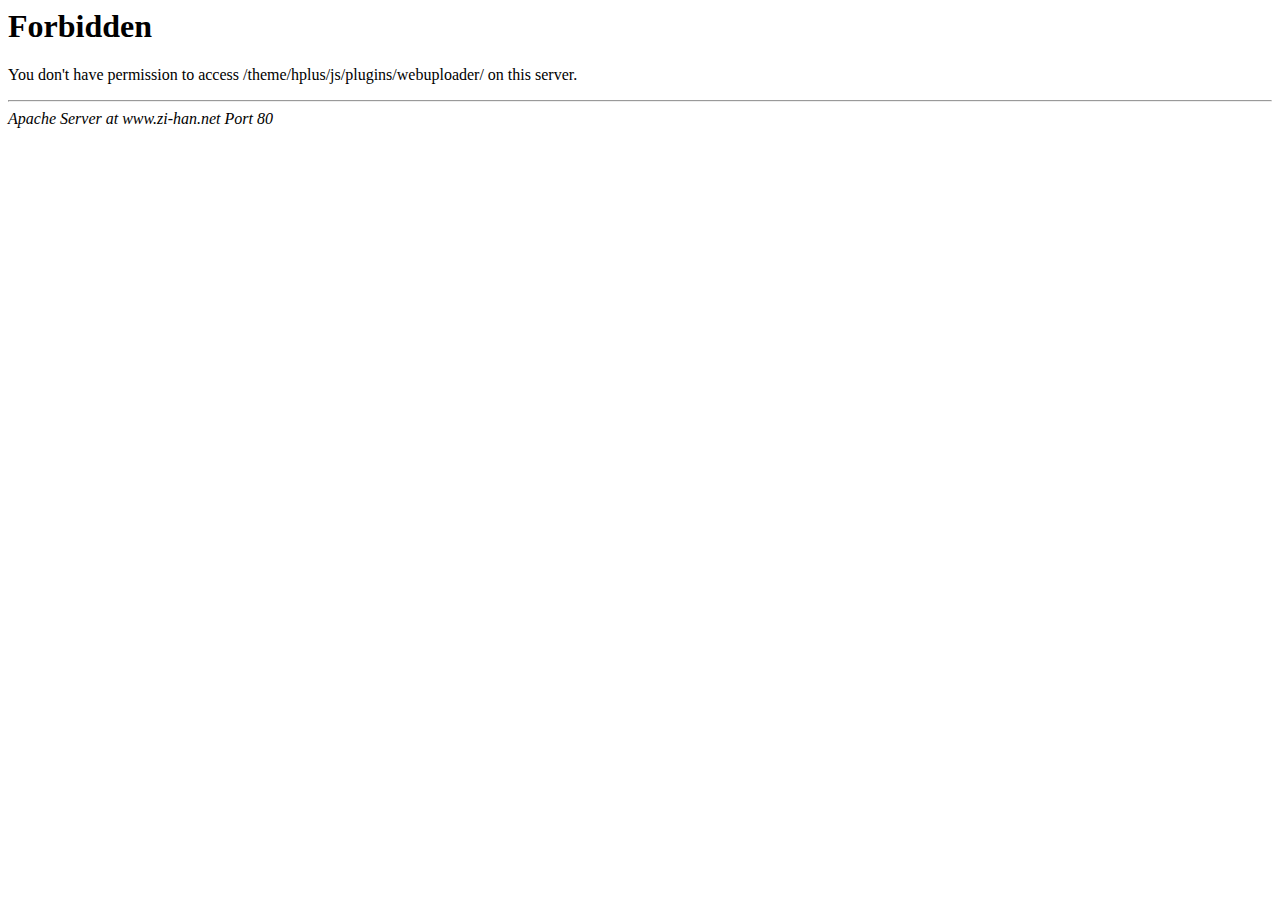
<file: js/plugins/webuploader/index.html>
<!DOCTYPE HTML PUBLIC "-//IETF//DTD HTML 2.0//EN">
<html><head>
<title>403 Forbidden</title>
</head><body>
<h1>Forbidden</h1>
<p>You don't have permission to access /theme/hplus/js/plugins/webuploader/
on this server.</p>
<hr>
<address>Apache Server at www.zi-han.net Port 80</address>
</body></html>
</file>
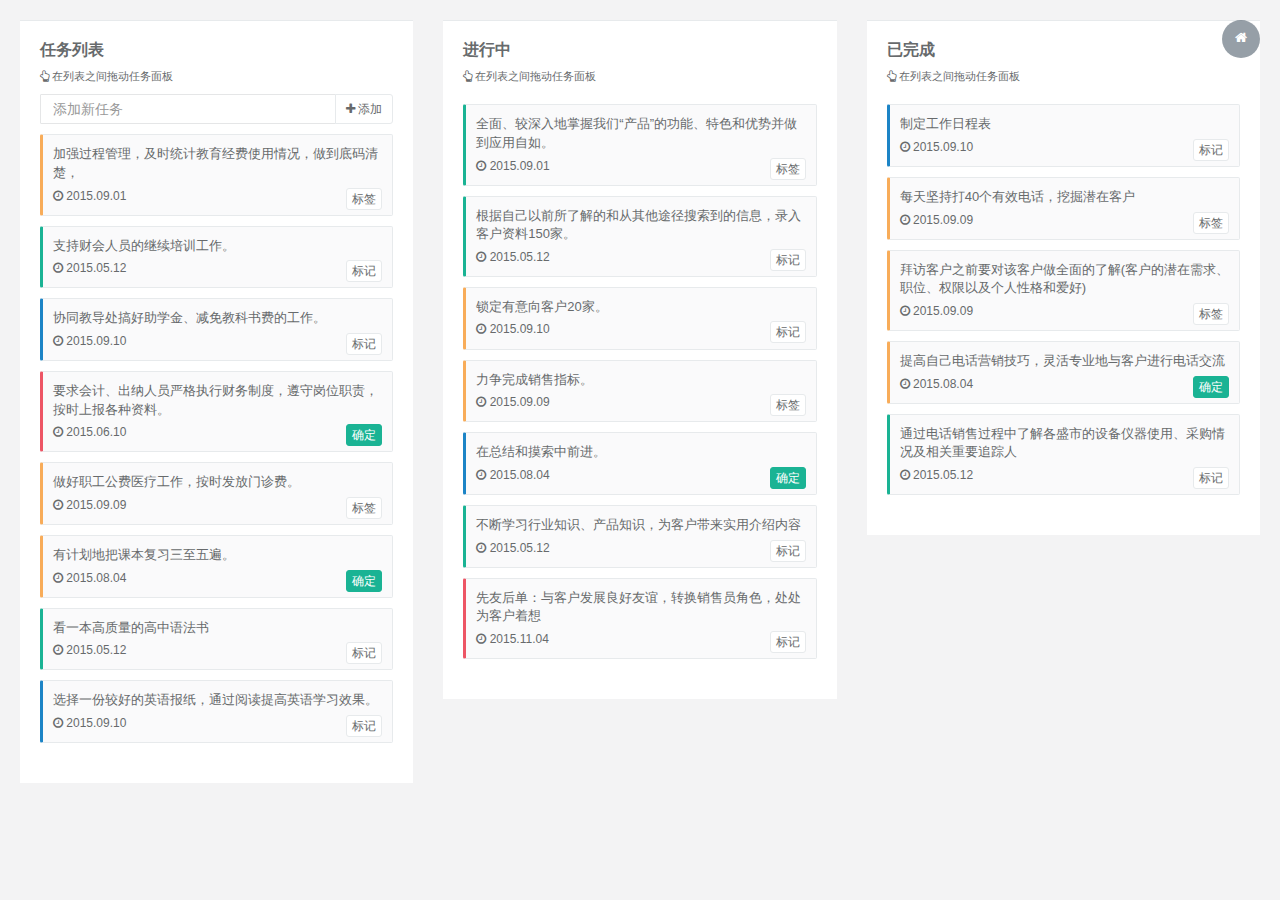
<file: agile_board.html>
<!DOCTYPE html>
<html>


<!-- Mirrored from www.zi-han.net/theme/hplus/agile_board.html by HTTrack Website Copier/3.x [XR&CO'2014], Wed, 20 Jan 2016 14:19:53 GMT -->
<head>

    <meta charset="utf-8">
    <meta name="viewport" content="width=device-width, initial-scale=1.0">


    <title>H+ 后台主题UI框架 - 任务清单</title>
    <meta name="keywords" content="H+后台主题,后台bootstrap框架,会员中心主题,后台HTML,响应式后台">
    <meta name="description" content="H+是一个完全响应式，基于Bootstrap3最新版本开发的扁平化主题，她采用了主流的左右两栏式布局，使用了Html5+CSS3等现代技术">

    <link rel="shortcut icon" href="favicon.ico"> <link href="css/bootstrap.min14ed.css?v=3.3.6" rel="stylesheet">
    <link href="css/font-awesome.min93e3.css?v=4.4.0" rel="stylesheet">

    <link href="css/animate.min.css" rel="stylesheet">
    <link href="css/style.min862f.css?v=4.1.0" rel="stylesheet">

</head>

<body class="gray-bg">
    <div class="wrapper wrapper-content  animated fadeInRight">
        <div class="row">
            <div class="col-sm-4">
                <div class="ibox">
                    <div class="ibox-content">
                        <h3>任务列表</h3>
                        <p class="small"><i class="fa fa-hand-o-up"></i> 在列表之间拖动任务面板</p>

                        <div class="input-group">
                            <input type="text" placeholder="添加新任务" class="input input-sm form-control">
                            <span class="input-group-btn">
                                        <button type="button" class="btn btn-sm btn-white"> <i class="fa fa-plus"></i> 添加</button>
                                </span>
                        </div>

                        <ul class="sortable-list connectList agile-list">
                            <li class="warning-element">
                                加强过程管理，及时统计教育经费使用情况，做到底码清楚，
                                <div class="agile-detail">
                                    <a href="#" class="pull-right btn btn-xs btn-white">标签</a>
                                    <i class="fa fa-clock-o"></i> 2015.09.01
                                </div>
                            </li>
                            <li class="success-element">
                                支持财会人员的继续培训工作。
                                <div class="agile-detail">
                                    <a href="#" class="pull-right btn btn-xs btn-white">标记</a>
                                    <i class="fa fa-clock-o"></i> 2015.05.12
                                </div>
                            </li>
                            <li class="info-element">
                                协同教导处搞好助学金、减免教科书费的工作。
                                <div class="agile-detail">
                                    <a href="#" class="pull-right btn btn-xs btn-white">标记</a>
                                    <i class="fa fa-clock-o"></i> 2015.09.10
                                </div>
                            </li>
                            <li class="danger-element">
                                要求会计、出纳人员严格执行财务制度，遵守岗位职责，按时上报各种资料。
                                <div class="agile-detail">
                                    <a href="#" class="pull-right btn btn-xs btn-primary">确定</a>
                                    <i class="fa fa-clock-o"></i> 2015.06.10
                                </div>
                            </li>
                            <li class="warning-element">
                                做好职工公费医疗工作，按时发放门诊费。
                                <div class="agile-detail">
                                    <a href="#" class="pull-right btn btn-xs btn-white">标签</a>
                                    <i class="fa fa-clock-o"></i> 2015.09.09
                                </div>
                            </li>
                            <li class="warning-element">
                                有计划地把课本复习三至五遍。
                                <div class="agile-detail">
                                    <a href="#" class="pull-right btn btn-xs btn-primary">确定</a>
                                    <i class="fa fa-clock-o"></i> 2015.08.04
                                </div>
                            </li>
                            <li class="success-element">
                                看一本高质量的高中语法书
                                <div class="agile-detail">
                                    <a href="#" class="pull-right btn btn-xs btn-white">标记</a>
                                    <i class="fa fa-clock-o"></i> 2015.05.12
                                </div>
                            </li>
                            <li class="info-element">
                                选择一份较好的英语报纸，通过阅读提高英语学习效果。
                                <div class="agile-detail">
                                    <a href="#" class="pull-right btn btn-xs btn-white">标记</a>
                                    <i class="fa fa-clock-o"></i> 2015.09.10
                                </div>
                            </li>
                        </ul>
                    </div>
                </div>
            </div>
            <div class="col-sm-4">
                <div class="ibox">
                    <div class="ibox-content">
                        <h3>进行中</h3>
                        <p class="small"><i class="fa fa-hand-o-up"></i> 在列表之间拖动任务面板</p>
                        <ul class="sortable-list connectList agile-list">
                            <li class="success-element">
                                全面、较深入地掌握我们“产品”的功能、特色和优势并做到应用自如。
                                <div class="agile-detail">
                                    <a href="#" class="pull-right btn btn-xs btn-white">标签</a>
                                    <i class="fa fa-clock-o"></i> 2015.09.01
                                </div>
                            </li>
                            <li class="success-element">
                                根据自己以前所了解的和从其他途径搜索到的信息，录入客户资料150家。
                                <div class="agile-detail">
                                    <a href="#" class="pull-right btn btn-xs btn-white">标记</a>
                                    <i class="fa fa-clock-o"></i> 2015.05.12
                                </div>
                            </li>
                            <li class="warning-element">
                                锁定有意向客户20家。
                                <div class="agile-detail">
                                    <a href="#" class="pull-right btn btn-xs btn-white">标记</a>
                                    <i class="fa fa-clock-o"></i> 2015.09.10
                                </div>
                            </li>
                            <li class="warning-element">
                                力争完成销售指标。
                                <div class="agile-detail">
                                    <a href="#" class="pull-right btn btn-xs btn-white">标签</a>
                                    <i class="fa fa-clock-o"></i> 2015.09.09
                                </div>
                            </li>
                            <li class="info-element">
                                在总结和摸索中前进。
                                <div class="agile-detail">
                                    <a href="#" class="pull-right btn btn-xs btn-primary">确定</a>
                                    <i class="fa fa-clock-o"></i> 2015.08.04
                                </div>
                            </li>
                            <li class="success-element">
                                不断学习行业知识、产品知识，为客户带来实用介绍内容
                                <div class="agile-detail">
                                    <a href="#" class="pull-right btn btn-xs btn-white">标记</a>
                                    <i class="fa fa-clock-o"></i> 2015.05.12
                                </div>
                            </li>
                            <li class="danger-element">
                                先友后单：与客户发展良好友谊，转换销售员角色，处处为客户着想
                                <div class="agile-detail">
                                    <a href="#" class="pull-right btn btn-xs btn-white">标记</a>
                                    <i class="fa fa-clock-o"></i> 2015.11.04
                                </div>
                            </li>
                        </ul>
                    </div>
                </div>
            </div>
            <div class="col-sm-4">
                <div class="ibox">
                    <div class="ibox-content">
                        <h3>已完成</h3>
                        <p class="small"><i class="fa fa-hand-o-up"></i> 在列表之间拖动任务面板</p>
                        <ul class="sortable-list connectList agile-list">
                            <li class="info-element">
                                制定工作日程表
                                <div class="agile-detail">
                                    <a href="#" class="pull-right btn btn-xs btn-white">标记</a>
                                    <i class="fa fa-clock-o"></i> 2015.09.10
                                </div>
                            </li>
                            <li class="warning-element">
                                每天坚持打40个有效电话，挖掘潜在客户
                                <div class="agile-detail">
                                    <a href="#" class="pull-right btn btn-xs btn-white">标签</a>
                                    <i class="fa fa-clock-o"></i> 2015.09.09
                                </div>
                            </li>
                            <li class="warning-element">
                                拜访客户之前要对该客户做全面的了解(客户的潜在需求、职位、权限以及个人性格和爱好)
                                <div class="agile-detail">
                                    <a href="#" class="pull-right btn btn-xs btn-white">标签</a>
                                    <i class="fa fa-clock-o"></i> 2015.09.09
                                </div>
                            </li>
                            <li class="warning-element">
                                提高自己电话营销技巧，灵活专业地与客户进行电话交流
                                <div class="agile-detail">
                                    <a href="#" class="pull-right btn btn-xs btn-primary">确定</a>
                                    <i class="fa fa-clock-o"></i> 2015.08.04
                                </div>
                            </li>
                            <li class="success-element">
                                通过电话销售过程中了解各盛市的设备仪器使用、采购情况及相关重要追踪人
                                <div class="agile-detail">
                                    <a href="#" class="pull-right btn btn-xs btn-white">标记</a>
                                    <i class="fa fa-clock-o"></i> 2015.05.12
                                </div>
                            </li>

                        </ul>
                    </div>
                </div>
            </div>

        </div>


    </div>
    <script src="js/jquery.min.js?v=2.1.4"></script>
    <script src="js/bootstrap.min.js?v=3.3.6"></script>
    <script src="js/jquery-ui-1.10.4.min.js"></script>
    <script src="js/content.min.js?v=1.0.0"></script>
    <script>
        $(document).ready(function(){$(".sortable-list").sortable({connectWith:".connectList"}).disableSelection()});
    </script>

    <script type="text/javascript" src="http://tajs.qq.com/stats?sId=9051096" charset="UTF-8"></script>
</body>


<!-- Mirrored from www.zi-han.net/theme/hplus/agile_board.html by HTTrack Website Copier/3.x [XR&CO'2014], Wed, 20 Jan 2016 14:19:53 GMT -->
</html>
</file>
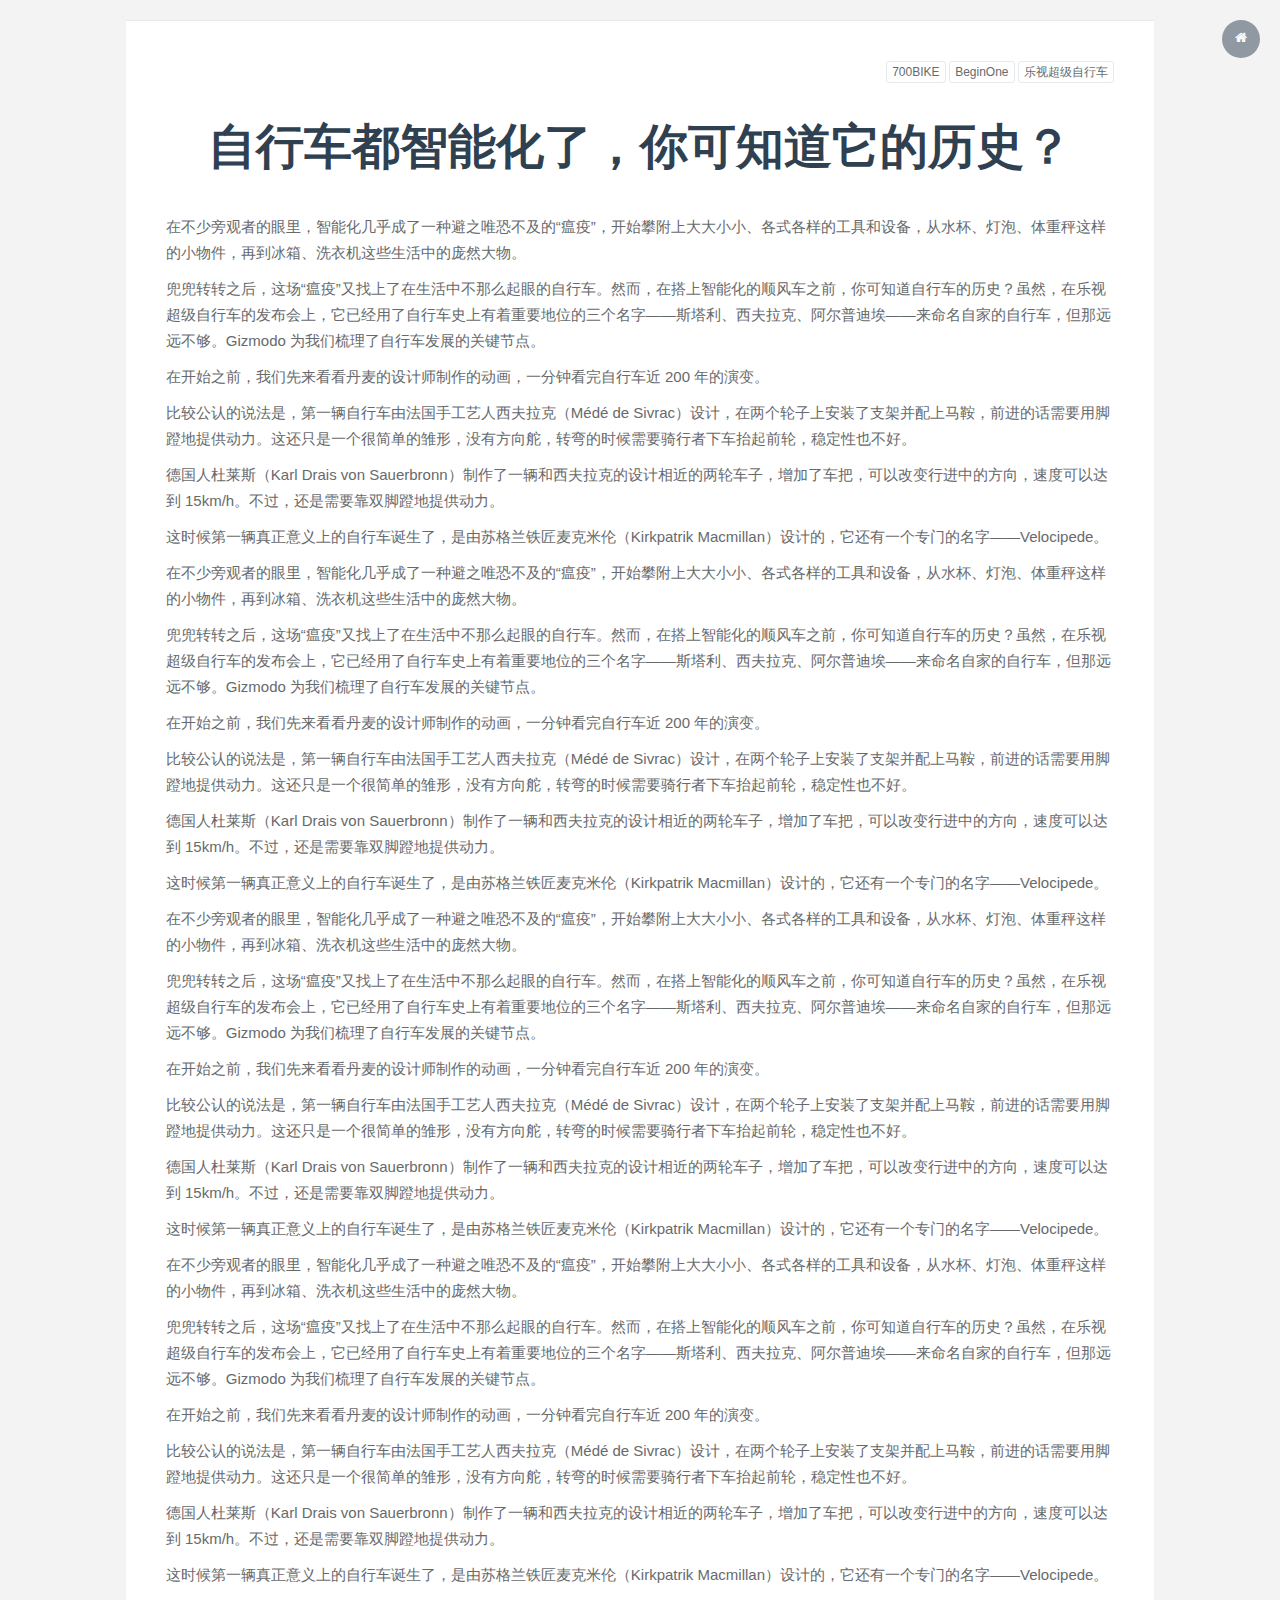
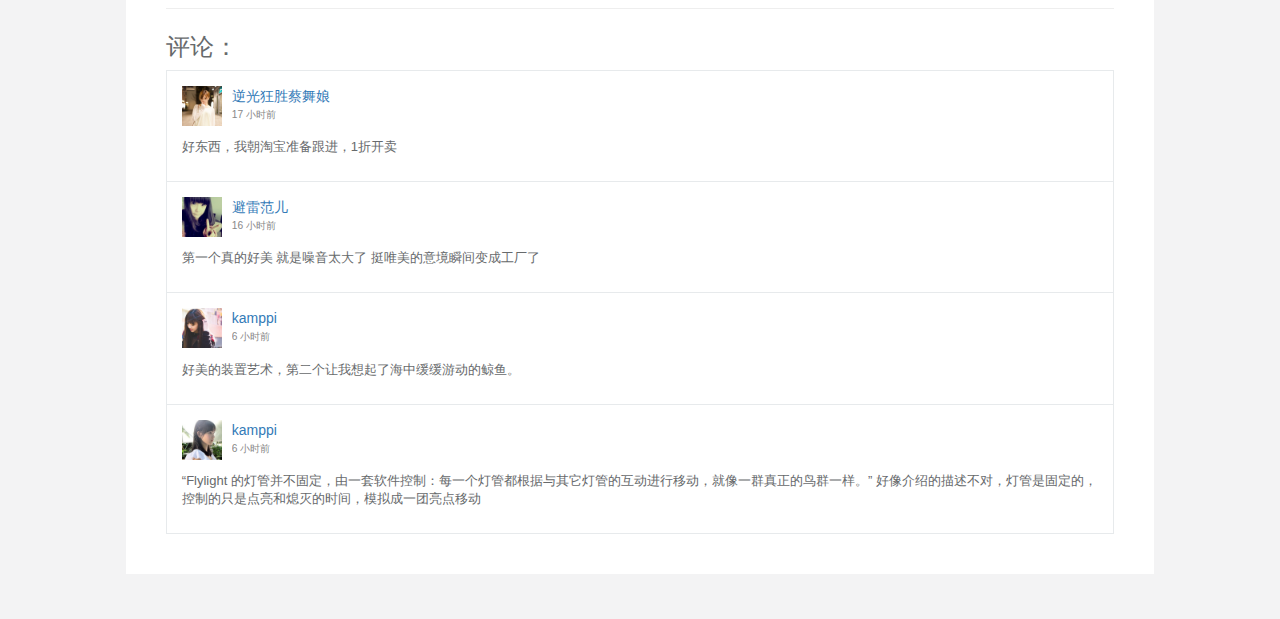
<file: article.html>
<!DOCTYPE html>
<html>


<!-- Mirrored from www.zi-han.net/theme/hplus/article.html by HTTrack Website Copier/3.x [XR&CO'2014], Wed, 20 Jan 2016 14:19:47 GMT -->
<head>

    <meta charset="utf-8">
    <meta name="viewport" content="width=device-width, initial-scale=1.0">


    <title>H+ 后台主题UI框架 - 文章页面</title>
    <meta name="keywords" content="H+后台主题,后台bootstrap框架,会员中心主题,后台HTML,响应式后台">
    <meta name="description" content="H+是一个完全响应式，基于Bootstrap3最新版本开发的扁平化主题，她采用了主流的左右两栏式布局，使用了Html5+CSS3等现代技术">

    <link rel="shortcut icon" href="favicon.ico"> <link href="css/bootstrap.min14ed.css?v=3.3.6" rel="stylesheet">
    <link href="css/font-awesome.min93e3.css?v=4.4.0" rel="stylesheet">

    <link href="css/animate.min.css" rel="stylesheet">
    <link href="css/style.min862f.css?v=4.1.0" rel="stylesheet">

</head>

<body class="gray-bg">
    <div class="wrapper wrapper-content  animated fadeInRight article">
        <div class="row">
            <div class="col-lg-10 col-lg-offset-1">
                <div class="ibox">
                    <div class="ibox-content">
                        <div class="pull-right">
                            <button class="btn btn-white btn-xs" type="button">700BIKE</button>
                            <button class="btn btn-white btn-xs" type="button">BeginOne</button>
                            <button class="btn btn-white btn-xs" type="button">乐视超级自行车</button>
                        </div>
                        <div class="text-center article-title">
                            <h1>
                                    自行车都智能化了，你可知道它的历史？
                                </h1>
                        </div>
                        <p>
                            在不少旁观者的眼里，智能化几乎成了一种避之唯恐不及的“瘟疫”，开始攀附上大大小小、各式各样的工具和设备，从水杯、灯泡、体重秤这样的小物件，再到冰箱、洗衣机这些生活中的庞然大物。
                        </p>
                        <p>
                            兜兜转转之后，这场“瘟疫”又找上了在生活中不那么起眼的自行车。然而，在搭上智能化的顺风车之前，你可知道自行车的历史？虽然，在乐视超级自行车的发布会上，它已经用了自行车史上有着重要地位的三个名字——斯塔利、西夫拉克、阿尔普迪埃——来命名自家的自行车，但那远远不够。Gizmodo 为我们梳理了自行车发展的关键节点。
                        </p>
                        <p>
                            在开始之前，我们先来看看丹麦的设计师制作的动画，一分钟看完自行车近 200 年的演变。
                        </p>
                        <p>
                            比较公认的说法是，第一辆自行车由法国手工艺人西夫拉克（Médé de Sivrac）设计，在两个轮子上安装了支架并配上马鞍，前进的话需要用脚蹬地提供动力。这还只是一个很简单的雏形，没有方向舵，转弯的时候需要骑行者下车抬起前轮，稳定性也不好。
                        </p>
                        <p>
                            德国人杜莱斯（Karl Drais von Sauerbronn）制作了一辆和西夫拉克的设计相近的两轮车子，增加了车把，可以改变行进中的方向，速度可以达到 15km/h。不过，还是需要靠双脚蹬地提供动力。
                        </p>
                        <p>
                            这时候第一辆真正意义上的自行车诞生了，是由苏格兰铁匠麦克米伦（Kirkpatrik Macmillan）设计的，它还有一个专门的名字——Velocipede。
                        </p>
                        <p>
                            在不少旁观者的眼里，智能化几乎成了一种避之唯恐不及的“瘟疫”，开始攀附上大大小小、各式各样的工具和设备，从水杯、灯泡、体重秤这样的小物件，再到冰箱、洗衣机这些生活中的庞然大物。
                        </p>
                        <p>
                            兜兜转转之后，这场“瘟疫”又找上了在生活中不那么起眼的自行车。然而，在搭上智能化的顺风车之前，你可知道自行车的历史？虽然，在乐视超级自行车的发布会上，它已经用了自行车史上有着重要地位的三个名字——斯塔利、西夫拉克、阿尔普迪埃——来命名自家的自行车，但那远远不够。Gizmodo 为我们梳理了自行车发展的关键节点。
                        </p>
                        <p>
                            在开始之前，我们先来看看丹麦的设计师制作的动画，一分钟看完自行车近 200 年的演变。
                        </p>
                        <p>
                            比较公认的说法是，第一辆自行车由法国手工艺人西夫拉克（Médé de Sivrac）设计，在两个轮子上安装了支架并配上马鞍，前进的话需要用脚蹬地提供动力。这还只是一个很简单的雏形，没有方向舵，转弯的时候需要骑行者下车抬起前轮，稳定性也不好。
                        </p>
                        <p>
                            德国人杜莱斯（Karl Drais von Sauerbronn）制作了一辆和西夫拉克的设计相近的两轮车子，增加了车把，可以改变行进中的方向，速度可以达到 15km/h。不过，还是需要靠双脚蹬地提供动力。
                        </p>
                        <p>
                            这时候第一辆真正意义上的自行车诞生了，是由苏格兰铁匠麦克米伦（Kirkpatrik Macmillan）设计的，它还有一个专门的名字——Velocipede。
                        </p>
                        <p>
                            在不少旁观者的眼里，智能化几乎成了一种避之唯恐不及的“瘟疫”，开始攀附上大大小小、各式各样的工具和设备，从水杯、灯泡、体重秤这样的小物件，再到冰箱、洗衣机这些生活中的庞然大物。
                        </p>
                        <p>
                            兜兜转转之后，这场“瘟疫”又找上了在生活中不那么起眼的自行车。然而，在搭上智能化的顺风车之前，你可知道自行车的历史？虽然，在乐视超级自行车的发布会上，它已经用了自行车史上有着重要地位的三个名字——斯塔利、西夫拉克、阿尔普迪埃——来命名自家的自行车，但那远远不够。Gizmodo 为我们梳理了自行车发展的关键节点。
                        </p>
                        <p>
                            在开始之前，我们先来看看丹麦的设计师制作的动画，一分钟看完自行车近 200 年的演变。
                        </p>
                        <p>
                            比较公认的说法是，第一辆自行车由法国手工艺人西夫拉克（Médé de Sivrac）设计，在两个轮子上安装了支架并配上马鞍，前进的话需要用脚蹬地提供动力。这还只是一个很简单的雏形，没有方向舵，转弯的时候需要骑行者下车抬起前轮，稳定性也不好。
                        </p>
                        <p>
                            德国人杜莱斯（Karl Drais von Sauerbronn）制作了一辆和西夫拉克的设计相近的两轮车子，增加了车把，可以改变行进中的方向，速度可以达到 15km/h。不过，还是需要靠双脚蹬地提供动力。
                        </p>
                        <p>
                            这时候第一辆真正意义上的自行车诞生了，是由苏格兰铁匠麦克米伦（Kirkpatrik Macmillan）设计的，它还有一个专门的名字——Velocipede。
                        </p>
                        <p>
                            在不少旁观者的眼里，智能化几乎成了一种避之唯恐不及的“瘟疫”，开始攀附上大大小小、各式各样的工具和设备，从水杯、灯泡、体重秤这样的小物件，再到冰箱、洗衣机这些生活中的庞然大物。
                        </p>
                        <p>
                            兜兜转转之后，这场“瘟疫”又找上了在生活中不那么起眼的自行车。然而，在搭上智能化的顺风车之前，你可知道自行车的历史？虽然，在乐视超级自行车的发布会上，它已经用了自行车史上有着重要地位的三个名字——斯塔利、西夫拉克、阿尔普迪埃——来命名自家的自行车，但那远远不够。Gizmodo 为我们梳理了自行车发展的关键节点。
                        </p>
                        <p>
                            在开始之前，我们先来看看丹麦的设计师制作的动画，一分钟看完自行车近 200 年的演变。
                        </p>
                        <p>
                            比较公认的说法是，第一辆自行车由法国手工艺人西夫拉克（Médé de Sivrac）设计，在两个轮子上安装了支架并配上马鞍，前进的话需要用脚蹬地提供动力。这还只是一个很简单的雏形，没有方向舵，转弯的时候需要骑行者下车抬起前轮，稳定性也不好。
                        </p>
                        <p>
                            德国人杜莱斯（Karl Drais von Sauerbronn）制作了一辆和西夫拉克的设计相近的两轮车子，增加了车把，可以改变行进中的方向，速度可以达到 15km/h。不过，还是需要靠双脚蹬地提供动力。
                        </p>
                        <p>
                            这时候第一辆真正意义上的自行车诞生了，是由苏格兰铁匠麦克米伦（Kirkpatrik Macmillan）设计的，它还有一个专门的名字——Velocipede。
                        </p>
                        <hr>

                        <div class="row">
                            <div class="col-lg-12">

                                <h2>评论：</h2>
                                <div class="social-feed-box">
                                    <div class="social-avatar">
                                        <a href="#" class="pull-left">
                                            <img alt="image" src="img/a1.jpg">
                                        </a>
                                        <div class="media-body">
                                            <a href="#">
                                                    逆光狂胜蔡舞娘
                                                </a>
                                            <small class="text-muted">17 小时前</small>
                                        </div>
                                    </div>
                                    <div class="social-body">
                                        <p>
                                            好东西，我朝淘宝准备跟进，1折开卖
                                        </p>
                                    </div>
                                </div>
                                <div class="social-feed-box">
                                    <div class="social-avatar">
                                        <a href="#" class="pull-left">
                                            <img alt="image" src="img/a2.jpg">
                                        </a>
                                        <div class="media-body">
                                            <a href="#">
                                                    避雷范儿
                                                </a>
                                            <small class="text-muted"> 16 小时前</small>
                                        </div>
                                    </div>
                                    <div class="social-body">
                                        <p>
                                            第一个真的好美 就是噪音太大了 挺唯美的意境瞬间变成工厂了
                                        </p>
                                    </div>
                                </div>
                                <div class="social-feed-box">
                                    <div class="social-avatar">
                                        <a href="#" class="pull-left">
                                            <img alt="image" src="img/a3.jpg">
                                        </a>
                                        <div class="media-body">
                                            <a href="#">
                                                    kamppi
                                                </a>
                                            <small class="text-muted"> 6 小时前</small>
                                        </div>
                                    </div>
                                    <div class="social-body">
                                        <p>
                                            好美的装置艺术，第二个让我想起了海中缓缓游动的鲸鱼。
                                        </p>
                                    </div>
                                </div>
                                <div class="social-feed-box">
                                    <div class="social-avatar">
                                        <a href="#" class="pull-left">
                                            <img alt="image" src="img/a5.jpg">
                                        </a>
                                        <div class="media-body">
                                            <a href="#">
                                                    kamppi
                                                </a>
                                            <small class="text-muted">6 小时前</small>
                                        </div>
                                    </div>
                                    <div class="social-body">
                                        <p>
                                            “Flylight 的灯管并不固定，由一套软件控制：每一个灯管都根据与其它灯管的互动进行移动，就像一群真正的鸟群一样。” 好像介绍的描述不对，灯管是固定的，控制的只是点亮和熄灭的时间，模拟成一团亮点移动
                                        </p>
                                    </div>
                                </div>


                            </div>
                        </div>


                    </div>
                </div>
            </div>
        </div>

    </div>
    <script src="js/jquery.min.js?v=2.1.4"></script>
    <script src="js/bootstrap.min.js?v=3.3.6"></script>
    <script src="js/content.min.js?v=1.0.0"></script>
    <script type="text/javascript" src="http://tajs.qq.com/stats?sId=9051096" charset="UTF-8"></script>
</body>


<!-- Mirrored from www.zi-han.net/theme/hplus/article.html by HTTrack Website Copier/3.x [XR&CO'2014], Wed, 20 Jan 2016 14:19:47 GMT -->
</html>
</file>
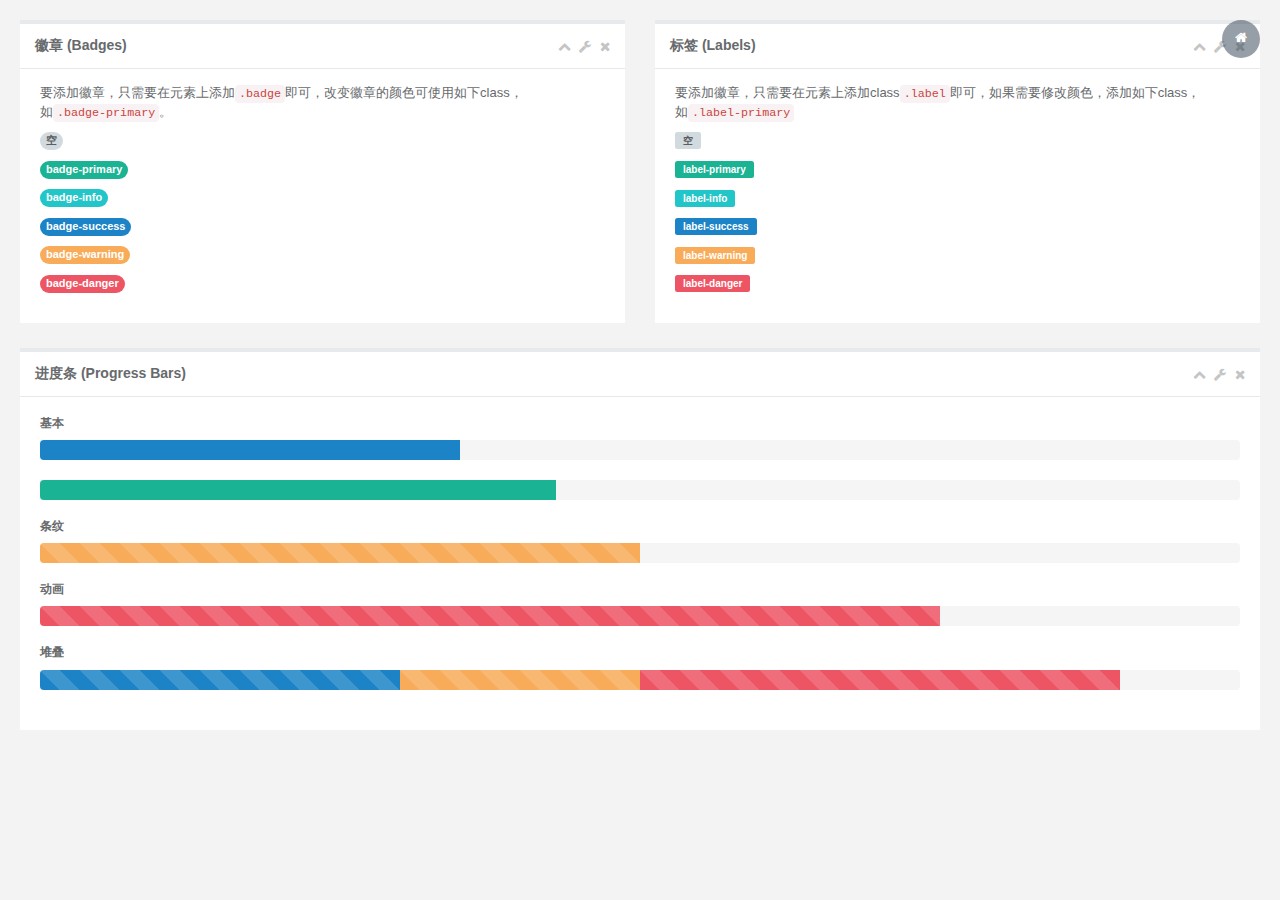
<file: badges_labels.html>
<!DOCTYPE html>
<html>


<!-- Mirrored from www.zi-han.net/theme/hplus/badges_labels.html by HTTrack Website Copier/3.x [XR&CO'2014], Wed, 20 Jan 2016 14:19:53 GMT -->
<head>

    <meta charset="utf-8">
    <meta name="viewport" content="width=device-width, initial-scale=1.0">


    <title>H+ 后台主题UI框架 - 徽章，标签，进度条</title>
    <meta name="keywords" content="H+后台主题,后台bootstrap框架,会员中心主题,后台HTML,响应式后台">
    <meta name="description" content="H+是一个完全响应式，基于Bootstrap3最新版本开发的扁平化主题，她采用了主流的左右两栏式布局，使用了Html5+CSS3等现代技术">

    <link rel="shortcut icon" href="favicon.ico"> <link href="css/bootstrap.min14ed.css?v=3.3.6" rel="stylesheet">
    <link href="css/font-awesome.min93e3.css?v=4.4.0" rel="stylesheet">

    <link href="css/animate.min.css" rel="stylesheet">
    <link href="css/style.min862f.css?v=4.1.0" rel="stylesheet">

</head>

<body class="gray-bg">
    <div class="wrapper wrapper-content animated fadeInRight">
        <div class="row">
            <div class="col-sm-6">
                <div class="ibox float-e-margins">
                    <div class="ibox-title">
                        <h5>徽章 (Badges)</h5>
                        <div class="ibox-tools">
                            <a class="collapse-link">
                                <i class="fa fa-chevron-up"></i>
                            </a>
                            <a class="dropdown-toggle" data-toggle="dropdown" href="badges_labels.html#">
                                <i class="fa fa-wrench"></i>
                            </a>
                            <ul class="dropdown-menu dropdown-user">
                                <li><a href="badges_labels.html#">选项1</a>
                                </li>
                                <li><a href="badges_labels.html#">选项2</a>
                                </li>
                            </ul>
                            <a class="close-link">
                                <i class="fa fa-times"></i>
                            </a>
                        </div>
                    </div>
                    <div class="ibox-content">
                        <p>
                            要添加徽章，只需要在元素上添加<code>.badge</code>即可，改变徽章的颜色可使用如下class，如<code>.badge-primary</code>。
                        </p>
                        <p><span class="badge">空</span>
                        </p>
                        <p><span class="badge badge-primary">badge-primary</span>
                        </p>
                        <p><span class="badge badge-info">badge-info</span>
                        </p>
                        <p><span class="badge badge-success">badge-success</span>
                        </p>
                        <p><span class="badge badge-warning">badge-warning</span>
                        </p>
                        <p><span class="badge badge-danger">badge-danger</span>
                        </p>
                    </div>
                </div>
            </div>

            <div class="col-sm-6">
                <div class="ibox float-e-margins">
                    <div class="ibox-title">
                        <h5>标签 (Labels)</h5>
                        <div class="ibox-tools">
                            <a class="collapse-link">
                                <i class="fa fa-chevron-up"></i>
                            </a>
                            <a class="dropdown-toggle" data-toggle="dropdown" href="badges_labels.html#">
                                <i class="fa fa-wrench"></i>
                            </a>
                            <ul class="dropdown-menu dropdown-user">
                                <li><a href="badges_labels.html#">选项1</a>
                                </li>
                                <li><a href="badges_labels.html#">选项2</a>
                                </li>
                            </ul>
                            <a class="close-link">
                                <i class="fa fa-times"></i>
                            </a>
                        </div>
                    </div>
                    <div class="ibox-content">
                        <p>
                            要添加徽章，只需要在元素上添加class<code>.label</code>即可，如果需要修改颜色，添加如下class，如<code>.label-primary</code>
                        </p>
                        <p><span class="label">空</span>
                        </p>
                        <p><span class="label label-primary">label-primary</span>
                        </p>
                        <p><span class="label label-info">label-info</span>
                        </p>
                        <p><span class="label label-success">label-success</span>
                        </p>
                        <p><span class="label label-warning">label-warning</span>
                        </p>
                        <p><span class="label label-danger">label-danger</span>
                        </p>
                    </div>
                </div>
            </div>

        </div>
        <div class="row">
            <div class="col-sm-12">
                <div class="ibox float-e-margins">
                    <div class="ibox-title">
                        <h5>进度条 (Progress Bars)</h5>
                        <div class="ibox-tools">
                            <a class="collapse-link">
                                <i class="fa fa-chevron-up"></i>
                            </a>
                            <a class="dropdown-toggle" data-toggle="dropdown" href="badges_labels.html#">
                                <i class="fa fa-wrench"></i>
                            </a>
                            <ul class="dropdown-menu dropdown-user">
                                <li><a href="badges_labels.html#">选项1</a>
                                </li>
                                <li><a href="badges_labels.html#">选项2</a>
                                </li>
                            </ul>
                            <a class="close-link">
                                <i class="fa fa-times"></i>
                            </a>
                        </div>
                    </div>
                    <div class="ibox-content">
                        <h5>基本</h5>
                        <div class="progress">
                            <div style="width: 35%" aria-valuemax="100" aria-valuemin="0" aria-valuenow="35" role="progressbar" class="progress-bar progress-bar-success">
                                <span class="sr-only">35% Complete (success)</span>
                            </div>
                        </div>

                        <div class="progress progress-bar-default">
                            <div style="width: 43%" aria-valuemax="100" aria-valuemin="0" aria-valuenow="43" role="progressbar" class="progress-bar">
                                <span class="sr-only">43% Complete (success)</span>
                            </div>
                        </div>

                        <h5>条纹</h5>

                        <div class="progress progress-striped">
                            <div style="width: 50%" aria-valuemax="100" aria-valuemin="0" aria-valuenow="50" role="progressbar" class="progress-bar progress-bar-warning">
                                <span class="sr-only">40% Complete (success)</span>
                            </div>
                        </div>

                        <h5>动画</h5>

                        <div class="progress progress-striped active">
                            <div style="width: 75%" aria-valuemax="100" aria-valuemin="0" aria-valuenow="75" role="progressbar" class="progress-bar progress-bar-danger">
                                <span class="sr-only">40% Complete (success)</span>
                            </div>
                        </div>

                        <h5>堆叠</h5>

                        <div class="progress progress-striped active">
                            <div style="width: 30%" class="progress-bar progress-bar-success">
                                <span class="sr-only">30% Complete (success)</span>
                            </div>
                            <div style="width: 20%" class="progress-bar progress-bar-warning">
                                <span class="sr-only">15% Complete (warning)</span>
                            </div>
                            <div style="width: 40%" class="progress-bar progress-bar-danger">
                                <span class="sr-only">40% Complete (danger)</span>
                            </div>
                        </div>

                    </div>
                </div>
            </div>
        </div>
    </div>
    <script src="js/jquery.min.js?v=2.1.4"></script>
    <script src="js/bootstrap.min.js?v=3.3.6"></script>
    <script src="js/content.min.js?v=1.0.0"></script>
    <script type="text/javascript" src="http://tajs.qq.com/stats?sId=9051096" charset="UTF-8"></script>

</body>


<!-- Mirrored from www.zi-han.net/theme/hplus/badges_labels.html by HTTrack Website Copier/3.x [XR&CO'2014], Wed, 20 Jan 2016 14:19:53 GMT -->
</html>
</file>
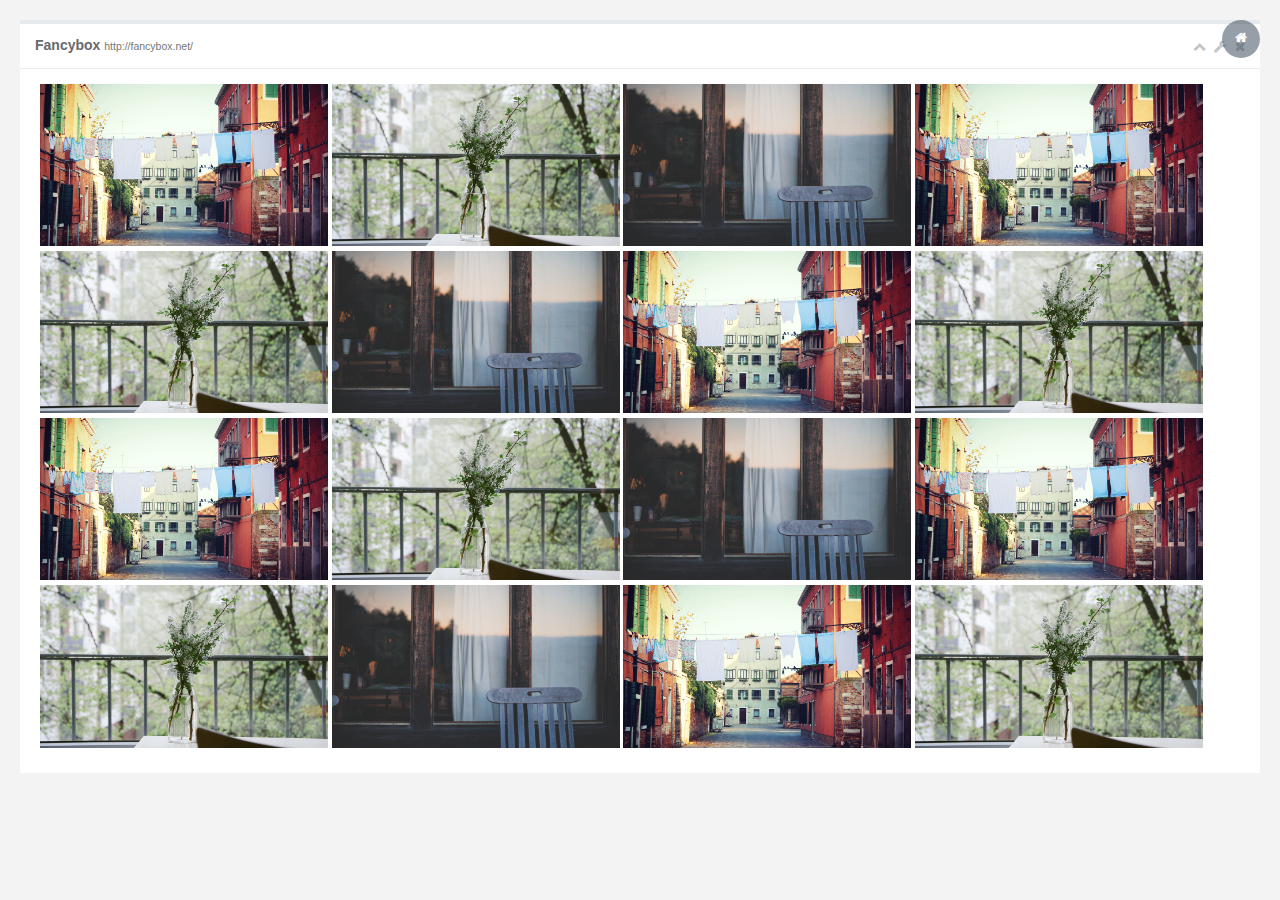
<file: basic_gallery.html>
<!DOCTYPE html>
<html>


<!-- Mirrored from www.zi-han.net/theme/hplus/basic_gallery.html by HTTrack Website Copier/3.x [XR&CO'2014], Wed, 20 Jan 2016 14:20:06 GMT -->
<head>

    <meta charset="utf-8">
    <meta name="viewport" content="width=device-width, initial-scale=1.0">


    <title>H+ 后台主题UI框架 - 基本图库</title>
    <meta name="keywords" content="H+后台主题,后台bootstrap框架,会员中心主题,后台HTML,响应式后台">
    <meta name="description" content="H+是一个完全响应式，基于Bootstrap3最新版本开发的扁平化主题，她采用了主流的左右两栏式布局，使用了Html5+CSS3等现代技术">

    <link rel="shortcut icon" href="favicon.ico"> <link href="css/bootstrap.min14ed.css?v=3.3.6" rel="stylesheet">
    <link href="css/font-awesome.min93e3.css?v=4.4.0" rel="stylesheet">
    <link href="js/plugins/fancybox/jquery.fancybox.css" rel="stylesheet">
    <link href="css/animate.min.css" rel="stylesheet">
    <link href="css/style.min862f.css?v=4.1.0" rel="stylesheet">

</head>

<body class="gray-bg">
    <div class="wrapper wrapper-content">
        <div class="row">
            <div class="col-sm-12">
                <div class="ibox float-e-margins">
                    <div class="ibox-title">
                        <h5>Fancybox <small>http://fancybox.net/</small></h5>
                        <div class="ibox-tools">
                            <a class="collapse-link">
                                <i class="fa fa-chevron-up"></i>
                            </a>
                            <a class="dropdown-toggle" data-toggle="dropdown" href="basic_gallery.html#">
                                <i class="fa fa-wrench"></i>
                            </a>
                            <ul class="dropdown-menu dropdown-user">
                                <li><a href="basic_gallery.html#">选项1</a>
                                </li>
                                <li><a href="basic_gallery.html#">选项2</a>
                                </li>
                            </ul>
                            <a class="close-link">
                                <i class="fa fa-times"></i>
                            </a>
                        </div>
                    </div>
                    <div class="ibox-content">

                        <a class="fancybox" href="img/p1.jpg" title="图片1">
                            <img alt="image" src="img/p_big1.jpg" />
                        </a>
                        <a class="fancybox" href="img/p2.jpg" title="图片2">
                            <img alt="image" src="img/p_big2.jpg" />
                        </a>
                        <a class="fancybox" href="img/p3.jpg" title="图片3">
                            <img alt="image" src="img/p_big3.jpg" />
                        </a>
                        <a class="fancybox" href="img/p1.jpg" title="图片4">
                            <img alt="image" src="img/p_big1.jpg" />
                        </a>
                        <a class="fancybox" href="img/p2.jpg" title="图片5">
                            <img alt="image" src="img/p_big2.jpg" />
                        </a>
                        <a class="fancybox" href="img/p3.jpg" title="图片6">
                            <img alt="image" src="img/p_big3.jpg" />
                        </a>
                        <a class="fancybox" href="img/p1.jpg" title="图片7">
                            <img alt="image" src="img/p_big1.jpg" />
                        </a>
                        <a class="fancybox" href="img/p2.jpg" title="图片8">
                            <img alt="image" src="img/p_big2.jpg" />
                        </a>
                        <a class="fancybox" href="img/p1.jpg" title="图片9">
                            <img alt="image" src="img/p_big1.jpg" />
                        </a>
                        <a class="fancybox" href="img/p2.jpg" title="图片10">
                            <img alt="image" src="img/p_big2.jpg" />
                        </a>
                        <a class="fancybox" href="img/p3.jpg" title="图片11">
                            <img alt="image" src="img/p_big3.jpg" />
                        </a>
                        <a class="fancybox" href="img/p1.jpg" title="图片12">
                            <img alt="image" src="img/p_big1.jpg" />
                        </a>
                        <a class="fancybox" href="img/p2.jpg" title="图片13">
                            <img alt="image" src="img/p_big2.jpg" />
                        </a>
                        <a class="fancybox" href="img/p3.jpg" title="图片14">
                            <img alt="image" src="img/p_big3.jpg" />
                        </a>
                        <a class="fancybox" href="img/p1.jpg" title="图片15">
                            <img alt="image" src="img/p_big1.jpg" />
                        </a>
                        <a class="fancybox" href="img/p2.jpg" title="图片16">
                            <img alt="image" src="img/p_big2.jpg" />
                        </a>


                    </div>
                </div>
            </div>

        </div>
    </div>
    <script src="js/jquery.min.js?v=2.1.4"></script>
    <script src="js/bootstrap.min.js?v=3.3.6"></script>
    <script src="js/plugins/peity/jquery.peity.min.js"></script>
    <script src="js/content.min.js?v=1.0.0"></script>
    <script src="js/plugins/fancybox/jquery.fancybox.js"></script>
    <script>
        $(document).ready(function(){$(".fancybox").fancybox({openEffect:"none",closeEffect:"none"})});
    </script>

    <script type="text/javascript" src="http://tajs.qq.com/stats?sId=9051096" charset="UTF-8"></script>
</body>


<!-- Mirrored from www.zi-han.net/theme/hplus/basic_gallery.html by HTTrack Website Copier/3.x [XR&CO'2014], Wed, 20 Jan 2016 14:20:18 GMT -->
</html>
</file>
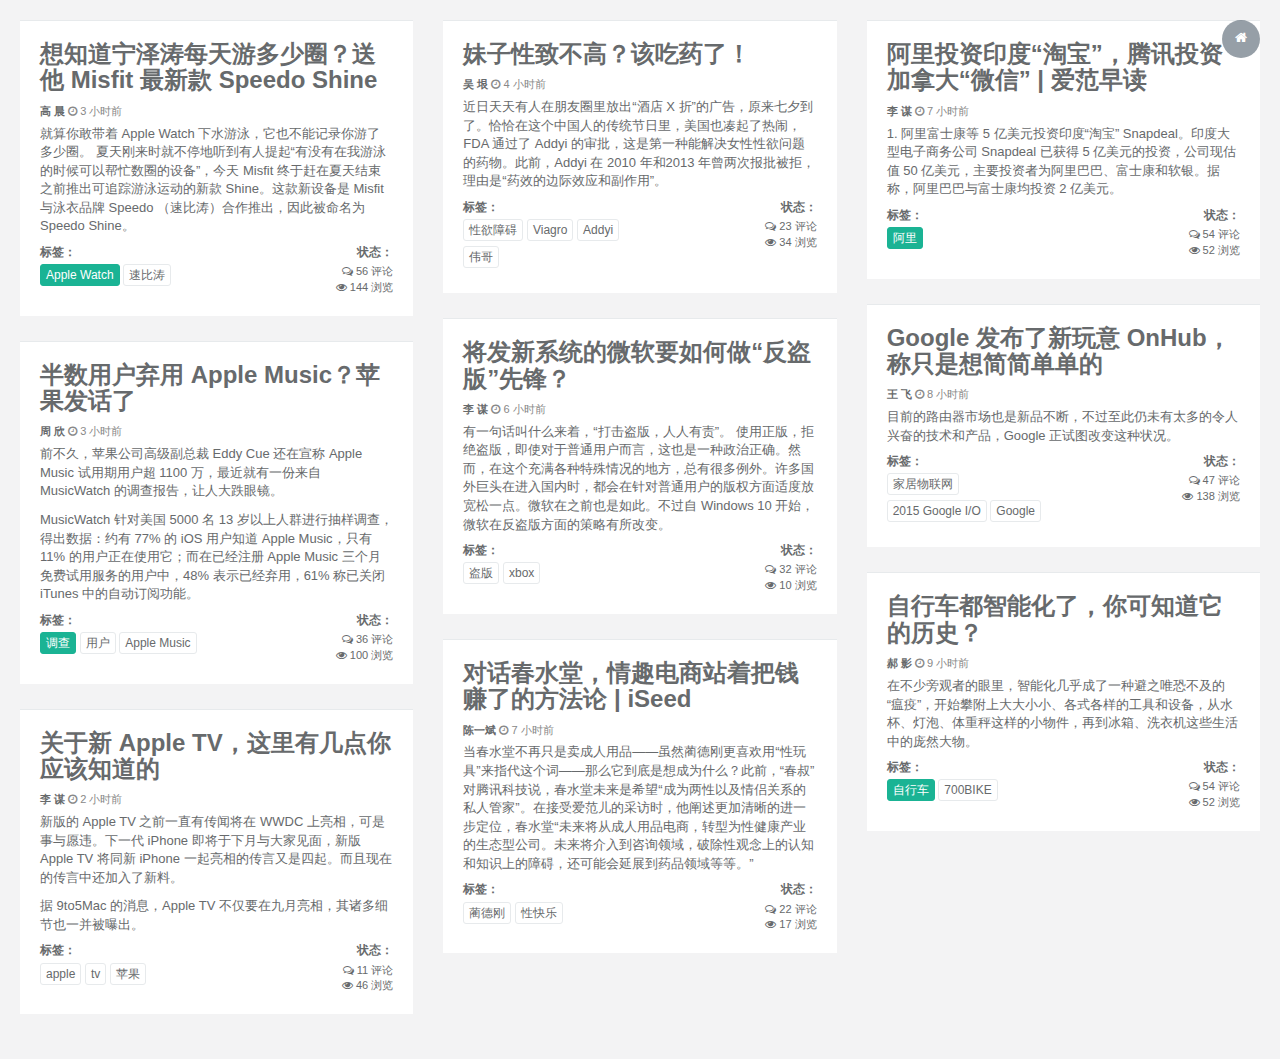
<file: blog.html>
<!DOCTYPE html>
<html>


<!-- Mirrored from www.zi-han.net/theme/hplus/blog.html by HTTrack Website Copier/3.x [XR&CO'2014], Wed, 20 Jan 2016 14:19:47 GMT -->
<head>

    <meta charset="utf-8">
    <meta name="viewport" content="width=device-width, initial-scale=1.0">


    <title>H+ 后台主题UI框架 - 文章列表</title>
    <meta name="keywords" content="H+后台主题,后台bootstrap框架,会员中心主题,后台HTML,响应式后台">
    <meta name="description" content="H+是一个完全响应式，基于Bootstrap3最新版本开发的扁平化主题，她采用了主流的左右两栏式布局，使用了Html5+CSS3等现代技术">

    <link rel="shortcut icon" href="favicon.ico"> <link href="css/bootstrap.min14ed.css?v=3.3.6" rel="stylesheet">
    <link href="css/font-awesome.min93e3.css?v=4.4.0" rel="stylesheet">

    <link href="css/animate.min.css" rel="stylesheet">
    <link href="css/style.min862f.css?v=4.1.0" rel="stylesheet">

</head>

<body class="gray-bg">
    <div class="wrapper wrapper-content  animated fadeInRight blog">
        <div class="row">
            <div class="col-lg-4">
                <div class="ibox">
                    <div class="ibox-content">
                        <a href="article.html" class="btn-link">
                            <h2>
                                    想知道宁泽涛每天游多少圈？送他 Misfit 最新款 Speedo Shine
                                </h2>
                        </a>
                        <div class="small m-b-xs">
                            <strong>高 晨</strong> <span class="text-muted"><i class="fa fa-clock-o"></i> 3 小时前</span>
                        </div>
                        <p>
                            就算你敢带着 Apple Watch 下水游泳，它也不能记录你游了多少圈。 夏天刚来时就不停地听到有人提起“有没有在我游泳的时候可以帮忙数圈的设备”，今天 Misfit 终于赶在夏天结束之前推出可追踪游泳运动的新款 Shine。这款新设备是 Misfit 与泳衣品牌 Speedo （速比涛）合作推出，因此被命名为 Speedo Shine。
                        </p>
                        <div class="row">
                            <div class="col-md-6">
                                <h5>标签：</h5>
                                <button class="btn btn-primary btn-xs" type="button">Apple Watch</button>
                                <button class="btn btn-white btn-xs" type="button">速比涛</button>
                            </div>
                            <div class="col-md-6">
                                <div class="small text-right">
                                    <h5>状态：</h5>
                                    <div> <i class="fa fa-comments-o"> </i> 56 评论 </div>
                                    <i class="fa fa-eye"> </i> 144 浏览
                                </div>
                            </div>
                        </div>
                    </div>
                </div>
                <div class="ibox">
                    <div class="ibox-content">
                        <a href="article.html" class="btn-link">
                            <h2>
                                    半数用户弃用 Apple Music？苹果发话了
                                </h2>
                        </a>
                        <div class="small m-b-xs">
                            <strong>周 欣</strong> <span class="text-muted"><i class="fa fa-clock-o"></i> 3 小时前</span>
                        </div>
                        <p>
                            前不久，苹果公司高级副总裁 Eddy Cue 还在宣称 Apple Music 试用期用户超 1100 万，最近就有一份来自 MusicWatch 的调查报告，让人大跌眼镜。


                        </p>
                        <p>
                            MusicWatch 针对美国 5000 名 13 岁以上人群进行抽样调查，得出数据：约有 77% 的 iOS 用户知道 Apple Music，只有 11% 的用户正在使用它；而在已经注册 Apple Music 三个月免费试用服务的用户中，48% 表示已经弃用，61% 称已关闭 iTunes 中的自动订阅功能。
                        </p>
                        <div class="row">
                            <div class="col-md-6">
                                <h5>标签：</h5>
                                <button class="btn btn-primary btn-xs" type="button">调查</button>
                                <button class="btn btn-white btn-xs" type="button">用户</button>
                                <button class="btn btn-white btn-xs" type="button">Apple Music</button>
                            </div>
                            <div class="col-md-6">
                                <div class="small text-right">
                                    <h5>状态：</h5>
                                    <div> <i class="fa fa-comments-o"> </i> 36 评论 </div>
                                    <i class="fa fa-eye"> </i> 100 浏览
                                </div>
                            </div>
                        </div>
                    </div>
                </div>
                <div class="ibox">
                    <div class="ibox-content">
                        <a href="article.html" class="btn-link">
                            <h2>
                                    关于新 Apple TV，这里有几点你应该知道的
                                </h2>
                        </a>
                        <div class="small m-b-xs">
                            <strong>李 谋</strong> <span class="text-muted"><i class="fa fa-clock-o"></i> 2 小时前</span>
                        </div>
                        <p>
                            新版的 Apple TV 之前一直有传闻将在 WWDC 上亮相，可是事与愿违。下一代 iPhone 即将于下月与大家见面，新版 Apple TV 将同新 iPhone 一起亮相的传言又是四起。而且现在的传言中还加入了新料。</p>
                        <p>

                            据 9to5Mac 的消息，Apple TV 不仅要在九月亮相，其诸多细节也一并被曝出。
                        </p>
                        <div class="row">
                            <div class="col-md-6">
                                <h5>标签：</h5>
                                <button class="btn btn-white btn-xs" type="button">apple</button>
                                <button class="btn btn-white btn-xs" type="button">tv</button>
                                <button class="btn btn-white btn-xs" type="button">苹果</button>
                            </div>
                            <div class="col-md-6">
                                <div class="small text-right">
                                    <h5>状态：</h5>
                                    <div> <i class="fa fa-comments-o"> </i> 11 评论 </div>
                                    <i class="fa fa-eye"> </i> 46 浏览
                                </div>
                            </div>
                        </div>
                    </div>
                </div>
            </div>
            <div class="col-lg-4">
                <div class="ibox">
                    <div class="ibox-content">
                        <a href="article.html" class="btn-link">
                            <h2>
                                    妹子性致不高？该吃药了！
                                </h2>
                        </a>
                        <div class="small m-b-xs">
                            <strong>吴 垠</strong> <span class="text-muted"><i class="fa fa-clock-o"></i> 4 小时前</span>
                        </div>
                        <p>
                            近日天天有人在朋友圈里放出“酒店 X 折”的广告，原来七夕到了。恰恰在这个中国人的传统节日里，美国也凑起了热闹，FDA 通过了 Addyi 的审批，这是第一种能解决女性性欲问题的药物。此前，Addyi 在 2010 年和2013 年曾两次报批被拒，理由是“药效的边际效应和副作用”。</p>
                        <div class="row">
                            <div class="col-md-6">
                                <h5>标签：</h5>
                                <button class="btn btn-white btn-xs" type="button">性欲障碍</button>
                                <button class="btn btn-white btn-xs" type="button">Viagro</button>
                                <button class="btn btn-white btn-xs" type="button">Addyi</button>
                                <button class="btn btn-white btn-xs" type="button">伟哥</button>
                            </div>
                            <div class="col-md-6">
                                <div class="small text-right">
                                    <h5>状态：</h5>
                                    <div> <i class="fa fa-comments-o"> </i> 23 评论 </div>
                                    <i class="fa fa-eye"> </i> 34 浏览
                                </div>
                            </div>
                        </div>
                    </div>
                </div>
                <div class="ibox">
                    <div class="ibox-content">
                        <a href="article.html" class="btn-link">
                            <h2>

将发新系统的微软要如何做“反盗版”先锋？
                                </h2>
                        </a>
                        <div class="small m-b-xs">
                            <strong>李 谋</strong> <span class="text-muted"><i class="fa fa-clock-o"></i> 6 小时前</span>
                        </div>
                        <p>
                            有一句话叫什么来着，“打击盗版，人人有责”。 使用正版，拒绝盗版，即使对于普通用户而言，这也是一种政治正确。然而，在这个充满各种特殊情况的地方，总有很多例外。许多国外巨头在进入国内时，都会在针对普通用户的版权方面适度放宽松一点。微软在之前也是如此。不过自 Windows 10 开始，微软在反盗版方面的策略有所改变。
                        </p>
                        <div class="row">
                            <div class="col-md-6">
                                <h5>标签：</h5>
                                <button class="btn btn-white btn-xs" type="button">盗版</button>
                                <button class="btn btn-white btn-xs" type="button">xbox</button>
                            </div>
                            <div class="col-md-6">
                                <div class="small text-right">
                                    <h5>状态：</h5>
                                    <div> <i class="fa fa-comments-o"> </i> 32 评论 </div>
                                    <i class="fa fa-eye"> </i> 10 浏览
                                </div>
                            </div>
                        </div>
                    </div>
                </div>
                <div class="ibox">
                    <div class="ibox-content">
                        <a href="article.html" class="btn-link">
                            <h2>
                                    对话春水堂，情趣电商站着把钱赚了的方法论 | iSeed
                                </h2>
                        </a>
                        <div class="small m-b-xs">
                            <strong>陈一斌</strong> <span class="text-muted"><i class="fa fa-clock-o"></i> 7 小时前</span>
                        </div>
                        <p>
                            当春水堂不再只是卖成人用品——虽然蔺德刚更喜欢用“性玩具”来指代这个词——那么它到底是想成为什么？此前，“春叔”对腾讯科技说，春水堂未来是希望“成为两性以及情侣关系的私人管家”。在接受爱范儿的采访时，他阐述更加清晰的进一步定位，春水堂“未来将从成人用品电商，转型为性健康产业的生态型公司。未来将介入到咨询领域，破除性观念上的认知和知识上的障碍，还可能会延展到药品领域等等。”
                        </p>
                        <div class="row">
                            <div class="col-md-6">
                                <h5>标签：</h5>
                                <button class="btn btn-white btn-xs" type="button">蔺德刚</button>
                                <button class="btn btn-white btn-xs" type="button">性快乐</button>

                            </div>
                            <div class="col-md-6">
                                <div class="small text-right">
                                    <h5>状态：</h5>
                                    <div> <i class="fa fa-comments-o"> </i> 22 评论 </div>
                                    <i class="fa fa-eye"> </i> 17 浏览
                                </div>
                            </div>
                        </div>
                    </div>
                </div>
            </div>
            <div class="col-lg-4">
                <div class="ibox">
                    <div class="ibox-content">
                        <a href="article.html" class="btn-link">
                            <h2>
                                    阿里投资印度“淘宝”，腾讯投资加拿大“微信” | 爱范早读
                                </h2>
                        </a>
                        <div class="small m-b-xs">
                            <strong>李 谋</strong> <span class="text-muted"><i class="fa fa-clock-o"></i>  7 小时前</span>
                        </div>
                        <p>
                            1. 阿里富士康等 5 亿美元投资印度“淘宝” Snapdeal。印度大型电子商务公司 Snapdeal 已获得 5 亿美元的投资，公司现估值 50 亿美元，主要投资者为阿里巴巴、富士康和软银。据称，阿里巴巴与富士康均投资 2 亿美元。
                        </p>
                        <div class="row">
                            <div class="col-md-6">
                                <h5>标签：</h5>
                                <button class="btn btn-primary btn-xs" type="button">阿里</button>
                            </div>
                            <div class="col-md-6">
                                <div class="small text-right">
                                    <h5>状态：</h5>
                                    <div> <i class="fa fa-comments-o"> </i> 54 评论 </div>
                                    <i class="fa fa-eye"> </i> 52 浏览
                                </div>
                            </div>
                        </div>
                    </div>
                </div>
                <div class="ibox">
                    <div class="ibox-content">
                        <a href="article.html" class="btn-link">
                            <h2>
                                    Google 发布了新玩意 OnHub，称只是想简简单单的
                                </h2>
                        </a>
                        <div class="small m-b-xs">
                            <strong>王 飞</strong> <span class="text-muted"><i class="fa fa-clock-o"></i> 8 小时前</span>
                        </div>
                        <p>
                            目前的路由器市场也是新品不断，不过至此仍未有太多的令人兴奋的技术和产品，Google 正试图改变这种状况。
                        </p>
                        <div class="row">
                            <div class="col-md-6">
                                <h5>标签：</h5>
                                <button class="btn btn-white btn-xs" type="button">家居物联网</button>
                                <button class="btn btn-white btn-xs" type="button">2015 Google I/O</button>
                                <button class="btn btn-white btn-xs" type="button">Google</button>
                            </div>
                            <div class="col-md-6">
                                <div class="small text-right">
                                    <h5>状态：</h5>
                                    <div> <i class="fa fa-comments-o"> </i> 47 评论 </div>
                                    <i class="fa fa-eye"> </i> 138 浏览
                                </div>
                            </div>
                        </div>
                    </div>
                </div>
                <div class="ibox">
                    <div class="ibox-content">
                        <a href="article.html" class="btn-link">
                            <h2>
                                    自行车都智能化了，你可知道它的历史？
                                </h2>
                        </a>
                        <div class="small m-b-xs">
                            <strong>郝 影</strong> <span class="text-muted"><i class="fa fa-clock-o"></i> 9 小时前</span>
                        </div>
                        <p>
                            在不少旁观者的眼里，智能化几乎成了一种避之唯恐不及的“瘟疫”，开始攀附上大大小小、各式各样的工具和设备，从水杯、灯泡、体重秤这样的小物件，再到冰箱、洗衣机这些生活中的庞然大物。
                        </p>
                        <div class="row">
                            <div class="col-md-6">
                                <h5>标签：</h5>
                                <button class="btn btn-primary btn-xs" type="button">自行车</button>
                                <button class="btn btn-white btn-xs" type="button">700BIKE</button>
                            </div>
                            <div class="col-md-6">
                                <div class="small text-right">
                                    <h5>状态：</h5>
                                    <div> <i class="fa fa-comments-o"> </i> 54 评论 </div>
                                    <i class="fa fa-eye"> </i> 52 浏览
                                </div>
                            </div>
                        </div>
                    </div>
                </div>
            </div>
        </div>
    </div>
    <script src="js/jquery.min.js?v=2.1.4"></script>
    <script src="js/bootstrap.min.js?v=3.3.6"></script>
    <script src="js/content.min.js?v=1.0.0"></script>
    <script type="text/javascript" src="http://tajs.qq.com/stats?sId=9051096" charset="UTF-8"></script>
</body>


<!-- Mirrored from www.zi-han.net/theme/hplus/blog.html by HTTrack Website Copier/3.x [XR&CO'2014], Wed, 20 Jan 2016 14:19:47 GMT -->
</html>
</file>
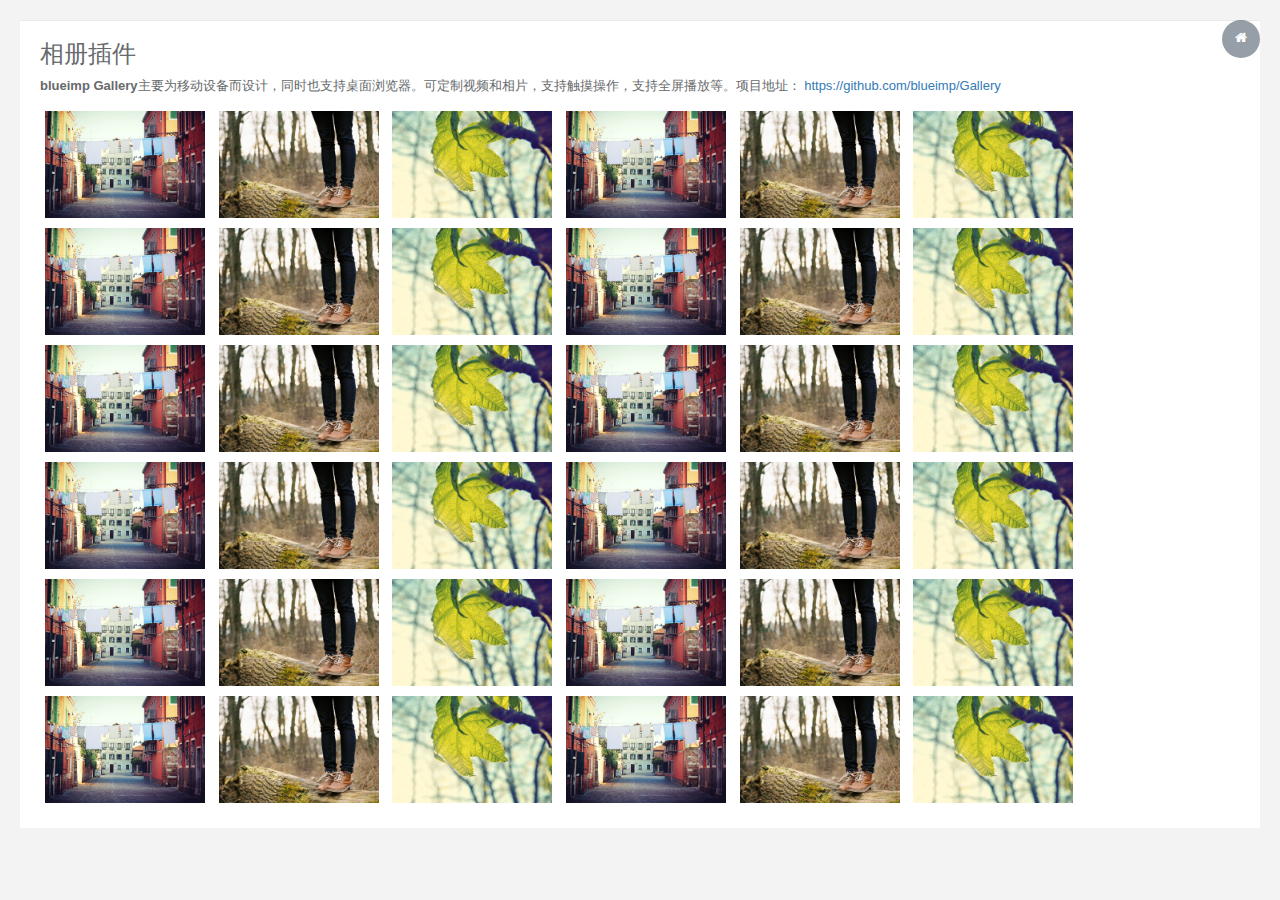
<file: blueimp.html>
<!DOCTYPE html>
<html>


<!-- Mirrored from www.zi-han.net/theme/hplus/blueimp.html by HTTrack Website Copier/3.x [XR&CO'2014], Wed, 20 Jan 2016 14:20:18 GMT -->
<head>

    <meta charset="utf-8">
    <meta name="viewport" content="width=device-width, initial-scale=1.0">


    <title>H+ 后台主题UI框架 - Blueimp相册</title>
    <meta name="keywords" content="H+后台主题,后台bootstrap框架,会员中心主题,后台HTML,响应式后台">
    <meta name="description" content="H+是一个完全响应式，基于Bootstrap3最新版本开发的扁平化主题，她采用了主流的左右两栏式布局，使用了Html5+CSS3等现代技术">

    <link rel="shortcut icon" href="favicon.ico"> <link href="css/bootstrap.min14ed.css?v=3.3.6" rel="stylesheet">
    <link href="css/font-awesome.min93e3.css?v=4.4.0" rel="stylesheet">
    <link href="css/plugins/blueimp/css/blueimp-gallery.min.css" rel="stylesheet">

    <link href="css/animate.min.css" rel="stylesheet">
    <link href="css/style.min862f.css?v=4.1.0" rel="stylesheet">

    <style>
        .lightBoxGallery img {
            margin: 5px;
            width: 160px;
        }
    </style>

</head>

<body class="gray-bg">
    <div class="wrapper wrapper-content">
        <div class="row">
            <div class="col-lg-12">
                <div class="ibox float-e-margins">

                    <div class="ibox-content">

                        <h2>相册插件</h2>
                        <p>
                            <strong>blueimp Gallery</strong>主要为移动设备而设计，同时也支持桌面浏览器。可定制视频和相片，支持触摸操作，支持全屏播放等。项目地址： <a href="https://github.com/blueimp/Gallery" target="_blank">https://github.com/blueimp/Gallery</a>
                        </p>

                        <div class="lightBoxGallery">
                            <a href="img/p_big1.jpg" title="图片" data-gallery=""><img src="img/p1.jpg"></a>
                            <a href="img/p_big2.jpg" title="图片" data-gallery=""><img src="img/p2.jpg"></a>
                            <a href="img/p_big3.jpg" title="图片" data-gallery=""><img src="img/p3.jpg"></a>
                            <a href="img/p_big1.jpg" title="图片" data-gallery=""><img src="img/p1.jpg"></a>
                            <a href="img/p_big2.jpg" title="图片" data-gallery=""><img src="img/p2.jpg"></a>
                            <a href="img/p_big3.jpg" title="图片" data-gallery=""><img src="img/p3.jpg"></a>
                            <a href="img/p_big1.jpg" title="图片" data-gallery=""><img src="img/p1.jpg"></a>
                            <a href="img/p_big2.jpg" title="图片" data-gallery=""><img src="img/p2.jpg"></a>
                            <a href="img/p_big3.jpg" title="图片" data-gallery=""><img src="img/p3.jpg"></a>
                            <a href="img/p_big1.jpg" title="图片" data-gallery=""><img src="img/p1.jpg"></a>
                            <a href="img/p_big2.jpg" title="图片" data-gallery=""><img src="img/p2.jpg"></a>
                            <a href="img/p_big3.jpg" title="图片" data-gallery=""><img src="img/p3.jpg"></a>
                            <a href="img/p_big1.jpg" title="图片" data-gallery=""><img src="img/p1.jpg"></a>
                            <a href="img/p_big2.jpg" title="图片" data-gallery=""><img src="img/p2.jpg"></a>
                            <a href="img/p_big3.jpg" title="图片" data-gallery=""><img src="img/p3.jpg"></a>
                            <a href="img/p_big1.jpg" title="图片" data-gallery=""><img src="img/p1.jpg"></a>
                            <a href="img/p_big2.jpg" title="图片" data-gallery=""><img src="img/p2.jpg"></a>
                            <a href="img/p_big3.jpg" title="图片" data-gallery=""><img src="img/p3.jpg"></a>
                            <a href="img/p_big1.jpg" title="图片" data-gallery=""><img src="img/p1.jpg"></a>
                            <a href="img/p_big2.jpg" title="图片" data-gallery=""><img src="img/p2.jpg"></a>
                            <a href="img/p_big3.jpg" title="图片" data-gallery=""><img src="img/p3.jpg"></a>
                            <a href="img/p_big1.jpg" title="图片" data-gallery=""><img src="img/p1.jpg"></a>
                            <a href="img/p_big2.jpg" title="图片" data-gallery=""><img src="img/p2.jpg"></a>
                            <a href="img/p_big3.jpg" title="图片" data-gallery=""><img src="img/p3.jpg"></a>
                            <a href="img/p_big1.jpg" title="图片" data-gallery=""><img src="img/p1.jpg"></a>
                            <a href="img/p_big2.jpg" title="图片" data-gallery=""><img src="img/p2.jpg"></a>
                            <a href="img/p_big3.jpg" title="图片" data-gallery=""><img src="img/p3.jpg"></a>
                            <a href="img/p_big1.jpg" title="图片" data-gallery=""><img src="img/p1.jpg"></a>
                            <a href="img/p_big2.jpg" title="图片" data-gallery=""><img src="img/p2.jpg"></a>
                            <a href="img/p_big3.jpg" title="图片" data-gallery=""><img src="img/p3.jpg"></a>
                            <a href="img/p_big1.jpg" title="图片" data-gallery=""><img src="img/p1.jpg"></a>
                            <a href="img/p_big2.jpg" title="图片" data-gallery=""><img src="img/p2.jpg"></a>
                            <a href="img/p_big3.jpg" title="图片" data-gallery=""><img src="img/p3.jpg"></a>
                            <a href="img/p_big1.jpg" title="图片" data-gallery=""><img src="img/p1.jpg"></a>
                            <a href="img/p_big2.jpg" title="图片" data-gallery=""><img src="img/p2.jpg"></a>
                            <a href="img/p_big3.jpg" title="图片" data-gallery=""><img src="img/p3.jpg"></a>

                            <div id="blueimp-gallery" class="blueimp-gallery">
                                <div class="slides"></div>
                                <h3 class="title"></h3>
                                <a class="prev"><</a>
                                <a class="next">></a>
                                <a class="close">×</a>
                                <a class="play-pause"></a>
                                <ol class="indicator"></ol>
                            </div>
                        </div>
                    </div>
                </div>
            </div>
        </div>
    </div>
    <script src="js/jquery.min.js?v=2.1.4"></script>
    <script src="js/bootstrap.min.js?v=3.3.6"></script>
    <script src="js/content.min.js?v=1.0.0"></script>
    <script src="js/plugins/blueimp/jquery.blueimp-gallery.min.js"></script>
    <script type="text/javascript" src="http://tajs.qq.com/stats?sId=9051096" charset="UTF-8"></script>
</body>


<!-- Mirrored from www.zi-han.net/theme/hplus/blueimp.html by HTTrack Website Copier/3.x [XR&CO'2014], Wed, 20 Jan 2016 14:20:19 GMT -->
</html>
</file>
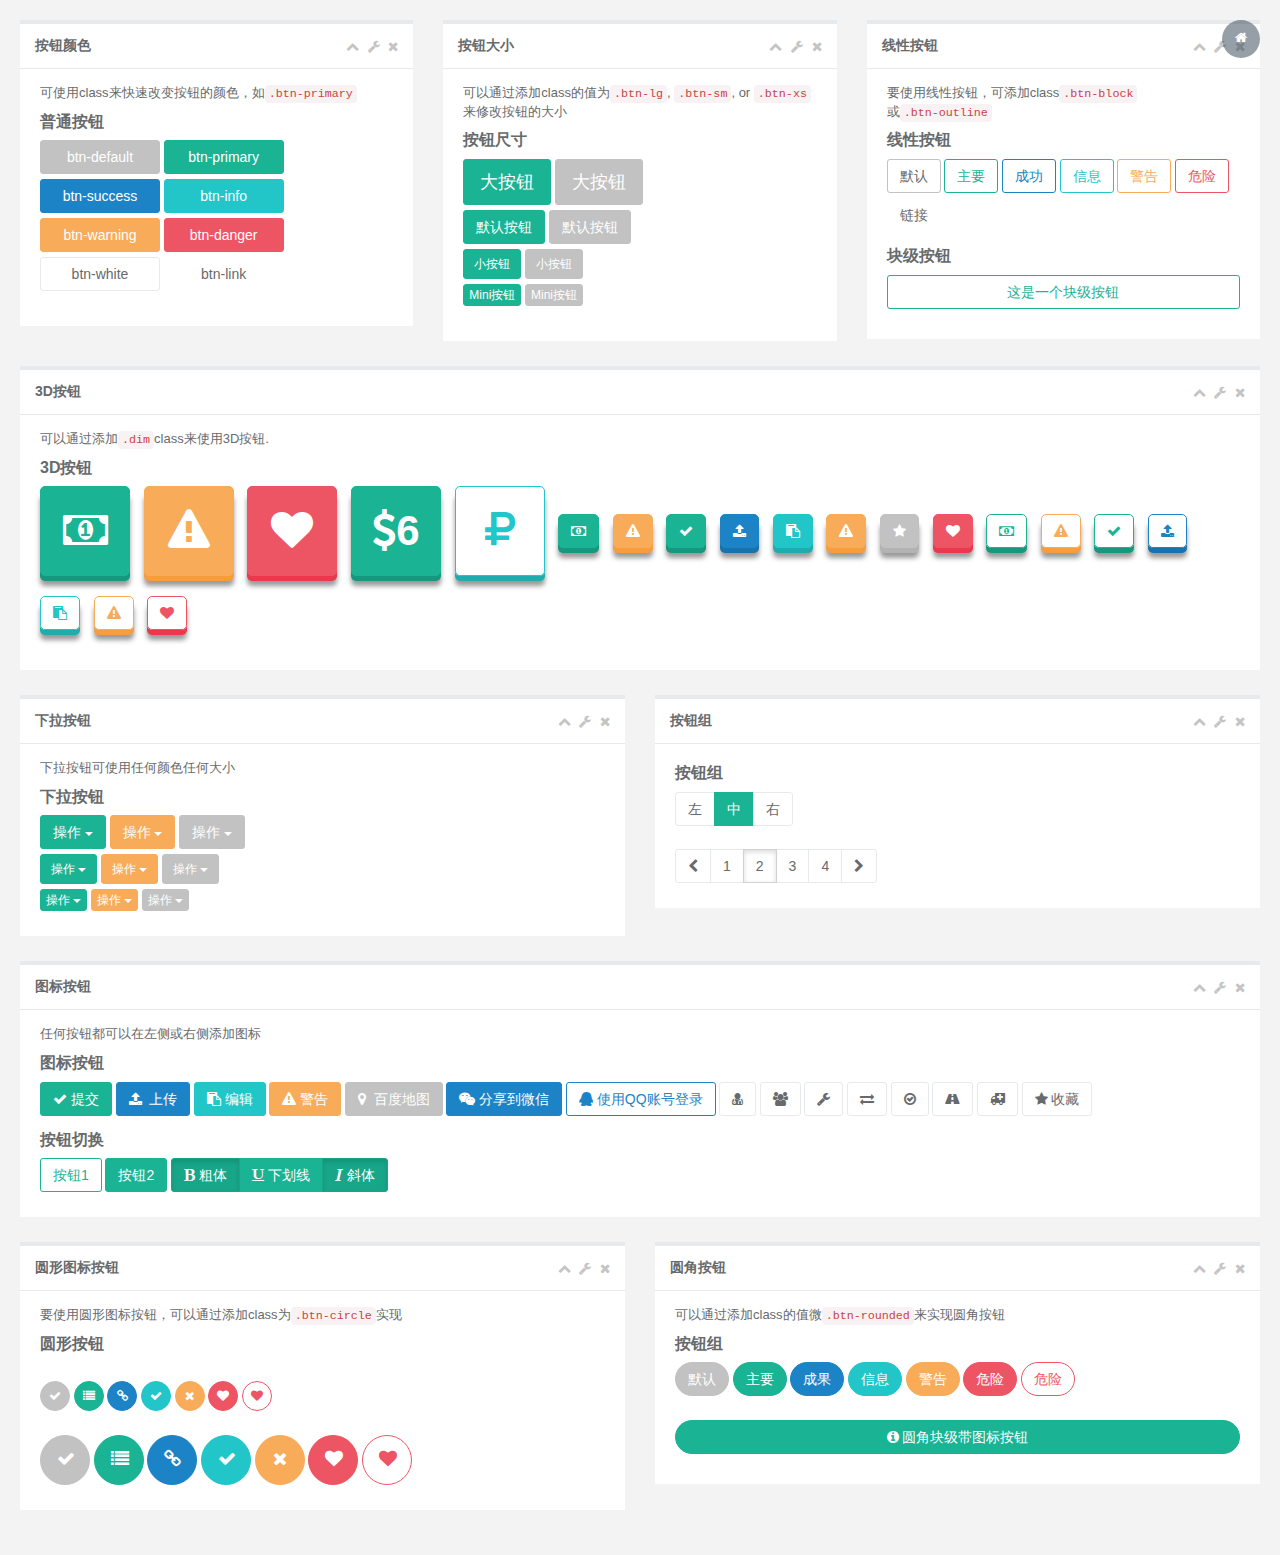
<file: buttons.html>
<!DOCTYPE html>
<html>


<!-- Mirrored from www.zi-han.net/theme/hplus/buttons.html by HTTrack Website Copier/3.x [XR&CO'2014], Wed, 20 Jan 2016 14:19:53 GMT -->
<head>

    <meta charset="utf-8">
    <meta name="viewport" content="width=device-width, initial-scale=1.0">


    <title>H+ 后台主题UI框架 - 按钮</title>
    <meta name="keywords" content="H+后台主题,后台bootstrap框架,会员中心主题,后台HTML,响应式后台">
    <meta name="description" content="H+是一个完全响应式，基于Bootstrap3最新版本开发的扁平化主题，她采用了主流的左右两栏式布局，使用了Html5+CSS3等现代技术">

    <link rel="shortcut icon" href="favicon.ico"> <link href="css/bootstrap.min14ed.css?v=3.3.6" rel="stylesheet">
    <link href="css/font-awesome.min93e3.css?v=4.4.0" rel="stylesheet">

    <link href="css/animate.min.css" rel="stylesheet">
    <link href="css/style.min862f.css?v=4.1.0" rel="stylesheet">

</head>

<body class="gray-bg">
    <div class="row wrapper wrapper-content animated fadeInRight">
        <div class="col-sm-4">
            <div class="ibox float-e-margins">
                <div class="ibox-title">
                    <h5>按钮颜色</h5>
                    <div class="ibox-tools">
                        <a class="collapse-link">
                            <i class="fa fa-chevron-up"></i>
                        </a>
                        <a class="dropdown-toggle" data-toggle="dropdown" href="buttons.html#">
                            <i class="fa fa-wrench"></i>
                        </a>
                        <ul class="dropdown-menu dropdown-user">
                            <li><a href="buttons.html#">选项1</a>
                            </li>
                            <li><a href="buttons.html#">选项2</a>
                            </li>
                        </ul>
                        <a class="close-link">
                            <i class="fa fa-times"></i>
                        </a>
                    </div>
                </div>
                <div class="ibox-content">
                    <p>
                        可使用class来快速改变按钮的颜色，如<code>.btn-primary</code>
                    </p>

                    <h3 class="font-bold">
                            普通按钮
                        </h3>
                    <p>
                        <button type="button" class="btn btn-w-m btn-default">btn-default</button>
                        <button type="button" class="btn btn-w-m btn-primary">btn-primary</button>
                        <button type="button" class="btn btn-w-m btn-success">btn-success</button>
                        <button type="button" class="btn btn-w-m btn-info">btn-info</button>
                        <button type="button" class="btn btn-w-m btn-warning">btn-warning</button>
                        <button type="button" class="btn btn-w-m btn-danger">btn-danger</button>
                        <button type="button" class="btn btn-w-m btn-white">btn-white</button>
                        <button type="button" class="btn btn-w-m btn-link">btn-link</button>
                    </p>
                </div>
            </div>
        </div>
        <div class="col-sm-4">
            <div class="ibox float-e-margins">
                <div class="ibox-title">
                    <h5>按钮大小</h5>
                    <div class="ibox-tools">
                        <a class="collapse-link">
                            <i class="fa fa-chevron-up"></i>
                        </a>
                        <a class="dropdown-toggle" data-toggle="dropdown" href="buttons.html#">
                            <i class="fa fa-wrench"></i>
                        </a>
                        <ul class="dropdown-menu dropdown-user">
                            <li><a href="buttons.html#">选项1</a>
                            </li>
                            <li><a href="buttons.html#">选项2</a>
                            </li>
                        </ul>
                        <a class="close-link">
                            <i class="fa fa-times"></i>
                        </a>
                    </div>
                </div>
                <div class="ibox-content">
                    <p>
                        可以通过添加class的值为<code>.btn-lg</code>, <code>.btn-sm</code>, or <code>.btn-xs</code>来修改按钮的大小
                    </p>
                    <h3 class="font-bold">按钮尺寸</h3>
                    <p>
                        <button type="button" class="btn btn-primary btn-lg">大按钮</button>
                        <button type="button" class="btn btn-default btn-lg">大按钮</button>
                        <br/>
                        <button type="button" class="btn btn-primary">默认按钮</button>
                        <button type="button" class="btn btn-default">默认按钮</button>
                        <br/>
                        <button type="button" class="btn btn-primary btn-sm">小按钮</button>
                        <button type="button" class="btn btn-default btn-sm">小按钮</button>
                        <br/>
                        <button type="button" class="btn btn-primary btn-xs">Mini按钮</button>
                        <button type="button" class="btn btn-default btn-xs">Mini按钮</button>
                    </p>
                </div>
            </div>
        </div>
        <div class="col-sm-4">
            <div class="ibox float-e-margins">
                <div class="ibox-title">
                    <h5>线性按钮</h5>
                    <div class="ibox-tools">
                        <a class="collapse-link">
                            <i class="fa fa-chevron-up"></i>
                        </a>
                        <a class="dropdown-toggle" data-toggle="dropdown" href="buttons.html#">
                            <i class="fa fa-wrench"></i>
                        </a>
                        <ul class="dropdown-menu dropdown-user">
                            <li><a href="buttons.html#">选项1</a>
                            </li>
                            <li><a href="buttons.html#">选项2</a>
                            </li>
                        </ul>
                        <a class="close-link">
                            <i class="fa fa-times"></i>
                        </a>
                    </div>
                </div>
                <div class="ibox-content">
                    <p>
                        要使用线性按钮，可添加class<code>.btn-block</code>或<code>.btn-outline</code>
                    </p>

                    <h3 class="font-bold">线性按钮</h3>
                    <p>
                        <button type="button" class="btn btn-outline btn-default">默认</button>
                        <button type="button" class="btn btn-outline btn-primary">主要</button>
                        <button type="button" class="btn btn-outline btn-success">成功</button>
                        <button type="button" class="btn btn-outline btn-info">信息</button>
                        <button type="button" class="btn btn-outline btn-warning">警告</button>
                        <button type="button" class="btn btn-outline btn-danger">危险</button>
                        <button type="button" class="btn btn-outline btn-link">链接</button>
                    </p>
                    <h3 class="font-bold">块级按钮</h3>
                    <p>
                        <button type="button" class="btn btn-block btn-outline btn-primary">这是一个块级按钮</button>
                    </p>
                </div>
            </div>
        </div>
        <div class="col-sm-12">
            <div class="ibox float-e-margins">
                <div class="ibox-title">
                    <h5>3D按钮</h5>
                    <div class="ibox-tools">
                        <a class="collapse-link">
                            <i class="fa fa-chevron-up"></i>
                        </a>
                        <a class="dropdown-toggle" data-toggle="dropdown" href="buttons.html#">
                            <i class="fa fa-wrench"></i>
                        </a>
                        <ul class="dropdown-menu dropdown-user">
                            <li><a href="buttons.html#">选项1</a>
                            </li>
                            <li><a href="buttons.html#">选项2</a>
                            </li>
                        </ul>
                        <a class="close-link">
                            <i class="fa fa-times"></i>
                        </a>
                    </div>
                </div>
                <div class="ibox-content">
                    <p>
                        可以通过添加<code>.dim</code>class来使用3D按钮.
                    </p>
                    <h3 class="font-bold">3D按钮</h3>

                    <button class="btn btn-primary dim btn-large-dim" type="button"><i class="fa fa-money"></i>
                    </button>
                    <button class="btn btn-warning dim btn-large-dim" type="button"><i class="fa fa-warning"></i>
                    </button>
                    <button class="btn btn-danger  dim btn-large-dim" type="button"><i class="fa fa-heart"></i>
                    </button>
                    <button class="btn btn-primary  dim btn-large-dim" type="button"><i class="fa fa-dollar"></i>6</button>
                    <button class="btn btn-info  dim btn-large-dim btn-outline" type="button"><i class="fa fa-ruble"></i>
                    </button>
                    <button class="btn btn-primary dim" type="button"><i class="fa fa-money"></i>
                    </button>
                    <button class="btn btn-warning dim" type="button"><i class="fa fa-warning"></i>
                    </button>
                    <button class="btn btn-primary dim" type="button"><i class="fa fa-check"></i>
                    </button>
                    <button class="btn btn-success  dim" type="button"><i class="fa fa-upload"></i>
                    </button>
                    <button class="btn btn-info  dim" type="button"><i class="fa fa-paste"></i>
                    </button>
                    <button class="btn btn-warning  dim" type="button"><i class="fa fa-warning"></i>
                    </button>
                    <button class="btn btn-default  dim " type="button"><i class="fa fa-star"></i>
                    </button>
                    <button class="btn btn-danger  dim " type="button"><i class="fa fa-heart"></i>
                    </button>

                    <button class="btn btn-outline btn-primary dim" type="button"><i class="fa fa-money"></i>
                    </button>
                    <button class="btn btn-outline btn-warning dim" type="button"><i class="fa fa-warning"></i>
                    </button>
                    <button class="btn btn-outline btn-primary dim" type="button"><i class="fa fa-check"></i>
                    </button>
                    <button class="btn btn-outline btn-success  dim" type="button"><i class="fa fa-upload"></i>
                    </button>
                    <button class="btn btn-outline btn-info  dim" type="button"><i class="fa fa-paste"></i>
                    </button>
                    <button class="btn btn-outline btn-warning  dim" type="button"><i class="fa fa-warning"></i>
                    </button>
                    <button class="btn btn-outline btn-danger  dim " type="button"><i class="fa fa-heart"></i>
                    </button>

                </div>
            </div>
        </div>
        <div class="col-sm-12">
            <div class="row">
                <div class="col-sm-6">
                    <div class="ibox float-e-margins">
                        <div class="ibox-title">
                            <h5>下拉按钮</h5>
                            <div class="ibox-tools">
                                <a class="collapse-link">
                                    <i class="fa fa-chevron-up"></i>
                                </a>
                                <a class="dropdown-toggle" data-toggle="dropdown" href="buttons.html#">
                                    <i class="fa fa-wrench"></i>
                                </a>
                                <ul class="dropdown-menu dropdown-user">
                                    <li><a href="buttons.html#">选项1</a>
                                    </li>
                                    <li><a href="buttons.html#">选项2</a>
                                    </li>
                                </ul>
                                <a class="close-link">
                                    <i class="fa fa-times"></i>
                                </a>
                            </div>
                        </div>
                        <div class="ibox-content">
                            <p>
                                下拉按钮可使用任何颜色任何大小
                            </p>

                            <h3 class="font-bold">下拉按钮</h3>
                            <div class="btn-group">
                                <button data-toggle="dropdown" class="btn btn-primary dropdown-toggle">操作 <span class="caret"></span>
                                </button>
                                <ul class="dropdown-menu">
                                    <li><a href="buttons.html#">置顶</a>
                                    </li>
                                    <li><a href="buttons.html#" class="font-bold">修改</a>
                                    </li>
                                    <li><a href="buttons.html#">禁用</a>
                                    </li>
                                    <li class="divider"></li>
                                    <li><a href="buttons.html#">删除</a>
                                    </li>
                                </ul>
                            </div>
                            <div class="btn-group">
                                <button data-toggle="dropdown" class="btn btn-warning dropdown-toggle">操作 <span class="caret"></span>
                                </button>
                                <ul class="dropdown-menu">
                                    <li><a href="buttons.html#">置顶</a>
                                    </li>
                                    <li><a href="buttons.html#">修改</a>
                                    </li>
                                    <li><a href="buttons.html#">禁用</a>
                                    </li>
                                    <li class="divider"></li>
                                    <li><a href="buttons.html#">删除</a>
                                    </li>
                                </ul>
                            </div>
                            <div class="btn-group">
                                <button data-toggle="dropdown" class="btn btn-default dropdown-toggle">操作 <span class="caret"></span>
                                </button>
                                <ul class="dropdown-menu">
                                    <li><a href="buttons.html#">置顶</a>
                                    </li>
                                    <li><a href="buttons.html#" class="font-bold">修改</a>
                                    </li>
                                    <li><a href="buttons.html#">禁用</a>
                                    </li>
                                    <li class="divider"></li>
                                    <li><a href="buttons.html#">删除</a>
                                    </li>
                                </ul>
                            </div>

                            <br/>
                            <div class="btn-group">
                                <button data-toggle="dropdown" class="btn btn-primary btn-sm dropdown-toggle">操作 <span class="caret"></span>
                                </button>
                                <ul class="dropdown-menu">
                                    <li><a href="buttons.html#">置顶</a>
                                    </li>
                                    <li><a href="buttons.html#" class="font-bold">修改</a>
                                    </li>
                                    <li><a href="buttons.html#">禁用</a>
                                    </li>
                                    <li class="divider"></li>
                                    <li><a href="buttons.html#">删除</a>
                                    </li>
                                </ul>
                            </div>
                            <div class="btn-group">
                                <button data-toggle="dropdown" class="btn btn-warning btn-sm dropdown-toggle">操作 <span class="caret"></span>
                                </button>
                                <ul class="dropdown-menu">
                                    <li><a href="buttons.html#">置顶</a>
                                    </li>
                                    <li><a href="buttons.html#" class="font-bold">修改</a>
                                    </li>
                                    <li><a href="buttons.html#">禁用</a>
                                    </li>
                                    <li class="divider"></li>
                                    <li><a href="buttons.html#">删除</a>
                                    </li>
                                </ul>
                            </div>
                            <div class="btn-group">
                                <button data-toggle="dropdown" class="btn btn-default btn-sm dropdown-toggle">操作 <span class="caret"></span>
                                </button>
                                <ul class="dropdown-menu">
                                    <li><a href="buttons.html#">置顶</a>
                                    </li>
                                    <li><a href="buttons.html#" class="font-bold">修改</a>
                                    </li>
                                    <li><a href="buttons.html#">禁用</a>
                                    </li>
                                    <li class="divider"></li>
                                    <li><a href="buttons.html#">删除</a>
                                    </li>
                                </ul>
                            </div>
                            <br/>
                            <div class="btn-group">
                                <button data-toggle="dropdown" class="btn btn-primary btn-xs dropdown-toggle">操作 <span class="caret"></span>
                                </button>
                                <ul class="dropdown-menu">
                                    <li><a href="buttons.html#">置顶</a>
                                    </li>
                                    <li><a href="buttons.html#" class="font-bold">修改</a>
                                    </li>
                                    <li><a href="buttons.html#">禁用</a>
                                    </li>
                                    <li class="divider"></li>
                                    <li><a href="buttons.html#">删除</a>
                                    </li>
                                </ul>
                            </div>
                            <div class="btn-group">
                                <button data-toggle="dropdown" class="btn btn-warning btn-xs dropdown-toggle">操作 <span class="caret"></span>
                                </button>
                                <ul class="dropdown-menu">
                                    <li><a href="buttons.html#">置顶</a>
                                    </li>
                                    <li><a href="buttons.html#" class="font-bold">修改</a>
                                    </li>
                                    <li><a href="buttons.html#">禁用</a>
                                    </li>
                                    <li class="divider"></li>
                                    <li><a href="buttons.html#">删除</a>
                                    </li>
                                </ul>
                            </div>
                            <div class="btn-group">
                                <button data-toggle="dropdown" class="btn btn-default btn-xs dropdown-toggle">操作 <span class="caret"></span>
                                </button>
                                <ul class="dropdown-menu">
                                    <li><a href="buttons.html#">置顶</a>
                                    </li>
                                    <li><a href="buttons.html#" class="font-bold">修改</a>
                                    </li>
                                    <li><a href="buttons.html#">禁用</a>
                                    </li>
                                    <li class="divider"></li>
                                    <li><a href="buttons.html#">删除</a>
                                    </li>
                                </ul>
                            </div>
                        </div>
                    </div>
                </div>
                <div class="col-sm-6">
                    <div class="ibox float-e-margins">
                        <div class="ibox-title">
                            <h5>按钮组</h5>
                            <div class="ibox-tools">
                                <a class="collapse-link">
                                    <i class="fa fa-chevron-up"></i>
                                </a>
                                <a class="dropdown-toggle" data-toggle="dropdown" href="buttons.html#">
                                    <i class="fa fa-wrench"></i>
                                </a>
                                <ul class="dropdown-menu dropdown-user">
                                    <li><a href="buttons.html#">选项1</a>
                                    </li>
                                    <li><a href="buttons.html#">选项2</a>
                                    </li>
                                </ul>
                                <a class="close-link">
                                    <i class="fa fa-times"></i>
                                </a>
                            </div>
                        </div>
                        <div class="ibox-content">

                            <h3 class="font-bold">按钮组</h3>
                            <div class="btn-group">
                                <button class="btn btn-white" type="button">左</button>
                                <button class="btn btn-primary" type="button">中</button>
                                <button class="btn btn-white" type="button">右</button>
                            </div>
                            <br/>
                            <br/>
                            <div class="btn-group">
                                <button type="button" class="btn btn-white"><i class="fa fa-chevron-left"></i>
                                </button>
                                <button class="btn btn-white">1</button>
                                <button class="btn btn-white  active">2</button>
                                <button class="btn btn-white">3</button>
                                <button class="btn btn-white">4</button>
                                <button type="button" class="btn btn-white"><i class="fa fa-chevron-right"></i>
                                </button>
                            </div>
                        </div>
                    </div>
                </div>
            </div>
            <div class="ibox float-e-margins">
                <div class="ibox-title">
                    <h5>图标按钮 </h5>
                    <div class="ibox-tools">
                        <a class="collapse-link">
                            <i class="fa fa-chevron-up"></i>
                        </a>
                        <a class="dropdown-toggle" data-toggle="dropdown" href="buttons.html#">
                            <i class="fa fa-wrench"></i>
                        </a>
                        <ul class="dropdown-menu dropdown-user">
                            <li><a href="buttons.html#">选项1</a>
                            </li>
                            <li><a href="buttons.html#">选项2</a>
                            </li>
                        </ul>
                        <a class="close-link">
                            <i class="fa fa-times"></i>
                        </a>
                    </div>
                </div>
                <div class="ibox-content">
                    <p>
                        任何按钮都可以在左侧或右侧添加图标
                    </p>

                    <h3 class="font-bold">图标按钮</h3>
                    <p>
                        <button class="btn btn-primary " type="button"><i class="fa fa-check"></i>&nbsp;提交</button>
                        <button class="btn btn-success " type="button"><i class="fa fa-upload"></i>&nbsp;&nbsp;<span class="bold">上传</span>
                        </button>
                        <button class="btn btn-info " type="button"><i class="fa fa-paste"></i> 编辑</button>
                        <button class="btn btn-warning " type="button"><i class="fa fa-warning"></i> <span class="bold">警告</span>
                        </button>
                        <button class="btn btn-default " type="button"><i class="fa fa-map-marker"></i>&nbsp;&nbsp;百度地图</button>

                        <a class="btn btn-success">
                            <i class="fa fa-weixin"> </i> 分享到微信
                        </a>
                        <a class="btn btn-success btn-outline">
                            <i class="fa fa-qq"> </i> 使用QQ账号登录
                        </a>
                        <a class="btn btn-white btn-bitbucket">
                            <i class="fa fa-user-md"></i>
                        </a>
                        <a class="btn btn-white btn-bitbucket">
                            <i class="fa fa-group"></i>
                        </a>
                        <a class="btn btn-white btn-bitbucket">
                            <i class="fa fa-wrench"></i>
                        </a>
                        <a class="btn btn-white btn-bitbucket">
                            <i class="fa fa-exchange"></i>
                        </a>
                        <a class="btn btn-white btn-bitbucket">
                            <i class="fa fa-check-circle-o"></i>
                        </a>
                        <a class="btn btn-white btn-bitbucket">
                            <i class="fa fa-road"></i>
                        </a>
                        <a class="btn btn-white btn-bitbucket">
                            <i class="fa fa-ambulance"></i>
                        </a>
                        <a class="btn btn-white btn-bitbucket">
                            <i class="fa fa-star"></i> 收藏
                        </a>
                    </p>

                    <h3 class="font-bold">按钮切换</h3>
                    <button data-toggle="button" class="btn btn-primary btn-outline" type="button">按钮1</button>
                    <button data-toggle="button" class="btn btn-primary" type="button">按钮2</button>
                    <div data-toggle="buttons-checkbox" class="btn-group">
                        <button class="btn btn-primary active" type="button"><i class="fa fa-bold"></i> 粗体</button>
                        <button class="btn btn-primary" type="button"><i class="fa fa-underline"></i> 下划线</button>
                        <button class="btn btn-primary active" type="button"><i class="fa fa-italic"></i> 斜体</button>
                    </div>
                </div>
            </div>
        </div>
        <div class="col-sm-12">
            <div class="row">
                <div class="col-sm-6">
                    <div class="ibox float-e-margins">
                        <div class="ibox-title">
                            <h5>圆形图标按钮</h5>
                            <div class="ibox-tools">
                                <a class="collapse-link">
                                    <i class="fa fa-chevron-up"></i>
                                </a>
                                <a class="dropdown-toggle" data-toggle="dropdown" href="buttons.html#">
                                    <i class="fa fa-wrench"></i>
                                </a>
                                <ul class="dropdown-menu dropdown-user">
                                    <li><a href="buttons.html#">选项1</a>
                                    </li>
                                    <li><a href="buttons.html#">选项2</a>
                                    </li>
                                </ul>
                                <a class="close-link">
                                    <i class="fa fa-times"></i>
                                </a>
                            </div>
                        </div>
                        <div class="ibox-content">
                            <p>
                                要使用圆形图标按钮，可以通过添加class为<code>.btn-circle</code>实现
                            </p>

                            <h3 class="font-bold">圆形按钮</h3>
                            <br/>
                            <button class="btn btn-default btn-circle" type="button"><i class="fa fa-check"></i>
                            </button>
                            <button class="btn btn-primary btn-circle" type="button"><i class="fa fa-list"></i>
                            </button>
                            <button class="btn btn-success btn-circle" type="button"><i class="fa fa-link"></i>
                            </button>
                            <button class="btn btn-info btn-circle" type="button"><i class="fa fa-check"></i>
                            </button>
                            <button class="btn btn-warning btn-circle" type="button"><i class="fa fa-times"></i>
                            </button>
                            <button class="btn btn-danger btn-circle" type="button"><i class="fa fa-heart"></i>
                            </button>
                            <button class="btn btn-danger btn-circle btn-outline" type="button"><i class="fa fa-heart"></i>
                            </button>
                            <br/>
                            <br/>
                            <button class="btn btn-default btn-circle btn-lg" type="button"><i class="fa fa-check"></i>
                            </button>
                            <button class="btn btn-primary btn-circle btn-lg" type="button"><i class="fa fa-list"></i>
                            </button>
                            <button class="btn btn-success btn-circle btn-lg" type="button"><i class="fa fa-link"></i>
                            </button>
                            <button class="btn btn-info btn-circle btn-lg" type="button"><i class="fa fa-check"></i>
                            </button>
                            <button class="btn btn-warning btn-circle btn-lg" type="button"><i class="fa fa-times"></i>
                            </button>
                            <button class="btn btn-danger btn-circle btn-lg" type="button"><i class="fa fa-heart"></i>
                            </button>
                            <button class="btn btn-danger btn-circle btn-lg btn-outline" type="button"><i class="fa fa-heart"></i>
                            </button>

                        </div>
                    </div>
                </div>
                <div class="col-sm-6">
                    <div class="ibox float-e-margins">
                        <div class="ibox-title">
                            <h5>圆角按钮</h5>
                            <div class="ibox-tools">
                                <a class="collapse-link">
                                    <i class="fa fa-chevron-up"></i>
                                </a>
                                <a class="dropdown-toggle" data-toggle="dropdown" href="buttons.html#">
                                    <i class="fa fa-wrench"></i>
                                </a>
                                <ul class="dropdown-menu dropdown-user">
                                    <li><a href="buttons.html#">选项1</a>
                                    </li>
                                    <li><a href="buttons.html#">选项2</a>
                                    </li>
                                </ul>
                                <a class="close-link">
                                    <i class="fa fa-times"></i>
                                </a>
                            </div>
                        </div>
                        <div class="ibox-content">
                            <p>
                                可以通过添加class的值微<code>.btn-rounded</code>来实现圆角按钮
                            </p>

                            <h3 class="font-bold">按钮组</h3>
                            <p>
                                <a class="btn btn-default btn-rounded" href="buttons.html#">默认</a>
                                <a class="btn btn-primary btn-rounded" href="buttons.html#">主要</a>
                                <a class="btn btn-success btn-rounded" href="buttons.html#">成果</a>
                                <a class="btn btn-info btn-rounded" href="buttons.html#">信息</a>
                                <a class="btn btn-warning btn-rounded" href="buttons.html#">警告</a>
                                <a class="btn btn-danger btn-rounded" href="buttons.html#">危险</a>
                                <a class="btn btn-danger btn-rounded btn-outline" href="buttons.html#">危险</a>
                                <br/>
                                <br/>
                                <a class="btn btn-primary btn-rounded btn-block" href="buttons.html#"><i class="fa fa-info-circle"></i> 圆角块级带图标按钮</a>
                            </p>
                        </div>
                    </div>
                </div>

            </div>
        </div>
    </div>
    <script src="js/jquery.min.js?v=2.1.4"></script>
    <script src="js/bootstrap.min.js?v=3.3.6"></script>
    <script src="js/content.min.js?v=1.0.0"></script>
    <script type="text/javascript" src="http://tajs.qq.com/stats?sId=9051096" charset="UTF-8"></script>
</body>


<!-- Mirrored from www.zi-han.net/theme/hplus/buttons.html by HTTrack Website Copier/3.x [XR&CO'2014], Wed, 20 Jan 2016 14:19:53 GMT -->
</html>
</file>
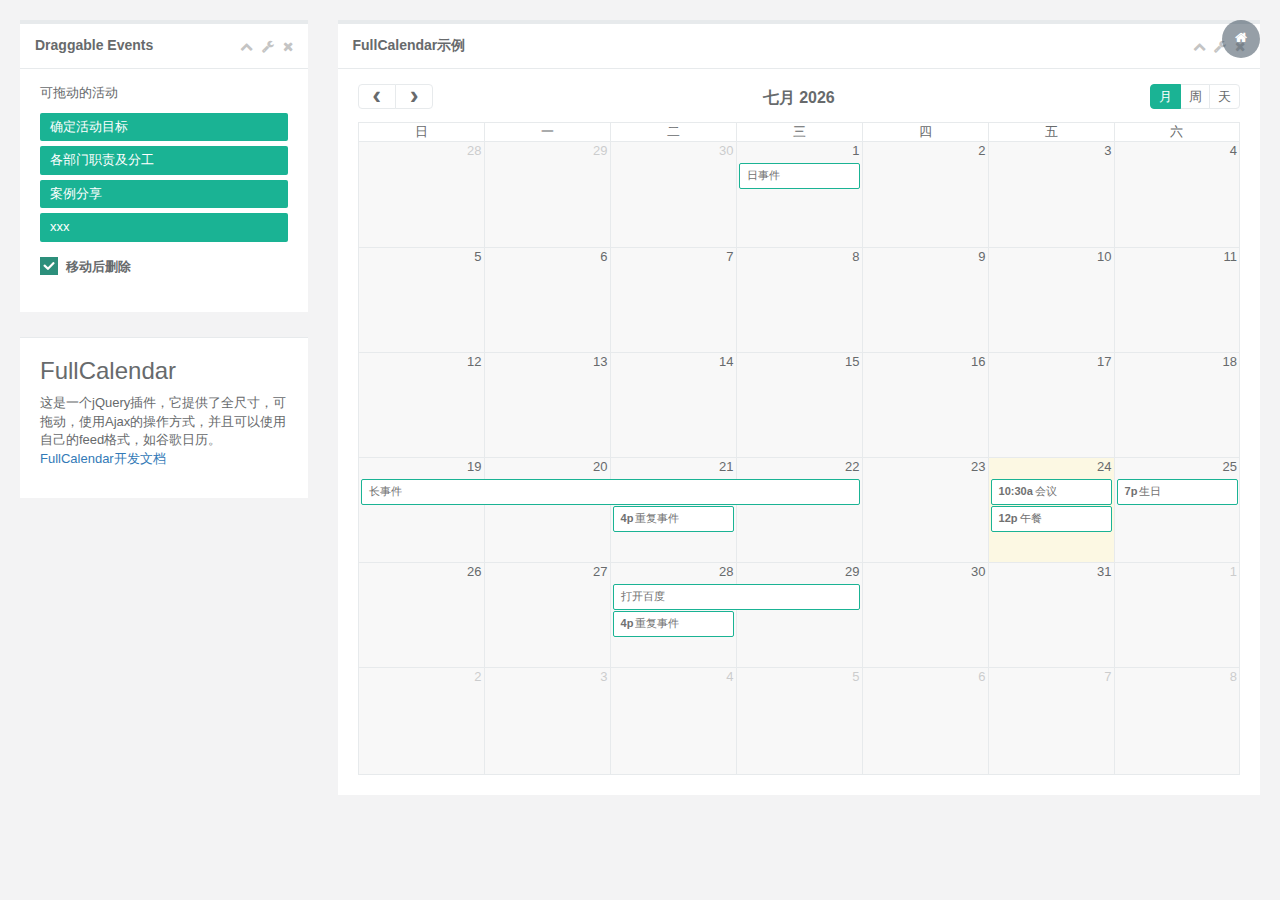
<file: calendar.html>
<!DOCTYPE html>
<html>


<!-- Mirrored from www.zi-han.net/theme/hplus/calendar.html by HTTrack Website Copier/3.x [XR&CO'2014], Wed, 20 Jan 2016 14:19:44 GMT -->
<head>

    <meta charset="utf-8">
    <meta name="viewport" content="width=device-width, initial-scale=1.0">


    <title>H+ 后台主题UI框架 - 日历</title>
    <meta name="keywords" content="H+后台主题,后台bootstrap框架,会员中心主题,后台HTML,响应式后台">
    <meta name="description" content="H+是一个完全响应式，基于Bootstrap3最新版本开发的扁平化主题，她采用了主流的左右两栏式布局，使用了Html5+CSS3等现代技术">

    <link rel="shortcut icon" href="favicon.ico"> <link href="css/bootstrap.min14ed.css?v=3.3.6" rel="stylesheet">
    <link href="css/font-awesome.min93e3.css?v=4.4.0" rel="stylesheet">

    <link href="css/plugins/iCheck/custom.css" rel="stylesheet">

    <link href="css/plugins/fullcalendar/fullcalendar.css" rel="stylesheet">
    <link href="css/plugins/fullcalendar/fullcalendar.print.css" rel="stylesheet">

    <link href="css/animate.min.css" rel="stylesheet">
    <link href="css/style.min862f.css?v=4.1.0" rel="stylesheet">

</head>

<body class="gray-bg">
    <div class="wrapper wrapper-content">
        <div class="row animated fadeInDown">
            <div class="col-sm-3">
                <div class="ibox float-e-margins">
                    <div class="ibox-title">
                        <h5>Draggable Events</h5>
                        <div class="ibox-tools">
                            <a class="collapse-link">
                                <i class="fa fa-chevron-up"></i>
                            </a>
                            <a class="dropdown-toggle" data-toggle="dropdown" href="calendar.html#">
                                <i class="fa fa-wrench"></i>
                            </a>
                            <ul class="dropdown-menu dropdown-user">
                                <li><a href="calendar.html#">选项1</a>
                                </li>
                                <li><a href="calendar.html#">选项2</a>
                                </li>
                            </ul>
                            <a class="close-link">
                                <i class="fa fa-times"></i>
                            </a>
                        </div>
                    </div>
                    <div class="ibox-content">
                        <div id='external-events'>
                            <p>可拖动的活动</p>
                            <div class='external-event navy-bg'>确定活动目标</div>
                            <div class='external-event navy-bg'>各部门职责及分工</div>
                            <div class='external-event navy-bg'>案例分享</div>
                            <div class='external-event navy-bg'>xxx</div>
                            <p class="m-t">
                                <input type='checkbox' id='drop-remove' class="i-checks" checked />
                                <label for='drop-remove'>移动后删除</label>
                            </p>
                        </div>
                    </div>
                </div>
                <div class="ibox float-e-margins">
                    <div class="ibox-content">
                        <h2>FullCalendar</h2> 这是一个jQuery插件，它提供了全尺寸，可拖动，使用Ajax的操作方式，并且可以使用自己的feed格式，如谷歌日历。
                        <p>
                            <a href="http://arshaw.com/fullcalendar/" target="_blank">FullCalendar开发文档</a>
                        </p>
                    </div>
                </div>
            </div>
            <div class="col-sm-9">
                <div class="ibox float-e-margins">
                    <div class="ibox-title">
                        <h5>FullCalendar示例 </h5>
                        <div class="ibox-tools">
                            <a class="collapse-link">
                                <i class="fa fa-chevron-up"></i>
                            </a>
                            <a class="dropdown-toggle" data-toggle="dropdown" href="calendar.html#">
                                <i class="fa fa-wrench"></i>
                            </a>
                            <ul class="dropdown-menu dropdown-user">
                                <li><a href="calendar.html#">选项1</a>
                                </li>
                                <li><a href="calendar.html#">选项2</a>
                                </li>
                            </ul>
                            <a class="close-link">
                                <i class="fa fa-times"></i>
                            </a>
                        </div>
                    </div>
                    <div class="ibox-content">
                        <div id="calendar"></div>
                    </div>
                </div>
            </div>
        </div>
    </div>

    <script src="js/jquery.min.js?v=2.1.4"></script>
    <script src="js/bootstrap.min.js?v=3.3.6"></script>
    <script src="js/content.min.js?v=1.0.0"></script>
    <script src="js/jquery-ui.custom.min.js"></script>
    <script src="js/plugins/iCheck/icheck.min.js"></script>
    <script src="js/plugins/fullcalendar/fullcalendar.min.js"></script>
    <script>
        $(document).ready(function(){$(".i-checks").iCheck({checkboxClass:"icheckbox_square-green",radioClass:"iradio_square-green",});$("#external-events div.external-event").each(function(){var d={title:$.trim($(this).text())};$(this).data("eventObject",d);$(this).draggable({zIndex:999,revert:true,revertDuration:0})});var b=new Date();var c=b.getDate();var a=b.getMonth();var e=b.getFullYear();$("#calendar").fullCalendar({header:{left:"prev,next",center:"title",right:"month,agendaWeek,agendaDay"},editable:true,droppable:true,drop:function(g,h){var f=$(this).data("eventObject");var d=$.extend({},f);d.start=g;d.allDay=h;$("#calendar").fullCalendar("renderEvent",d,true);if($("#drop-remove").is(":checked")){$(this).remove()}},events:[{title:"日事件",start:new Date(e,a,1)},{title:"长事件",start:new Date(e,a,c-5),end:new Date(e,a,c-2),},{id:999,title:"重复事件",start:new Date(e,a,c-3,16,0),allDay:false,},{id:999,title:"重复事件",start:new Date(e,a,c+4,16,0),allDay:false},{title:"会议",start:new Date(e,a,c,10,30),allDay:false},{title:"午餐",start:new Date(e,a,c,12,0),end:new Date(e,a,c,14,0),allDay:false},{title:"生日",start:new Date(e,a,c+1,19,0),end:new Date(e,a,c+1,22,30),allDay:false},{title:"打开百度",start:new Date(e,a,28),end:new Date(e,a,29),url:"http://baidu.com/"}],})});
    </script>
    <script type="text/javascript" src="http://tajs.qq.com/stats?sId=9051096" charset="UTF-8"></script>
</body>


<!-- Mirrored from www.zi-han.net/theme/hplus/calendar.html by HTTrack Website Copier/3.x [XR&CO'2014], Wed, 20 Jan 2016 14:19:45 GMT -->
</html>
</file>
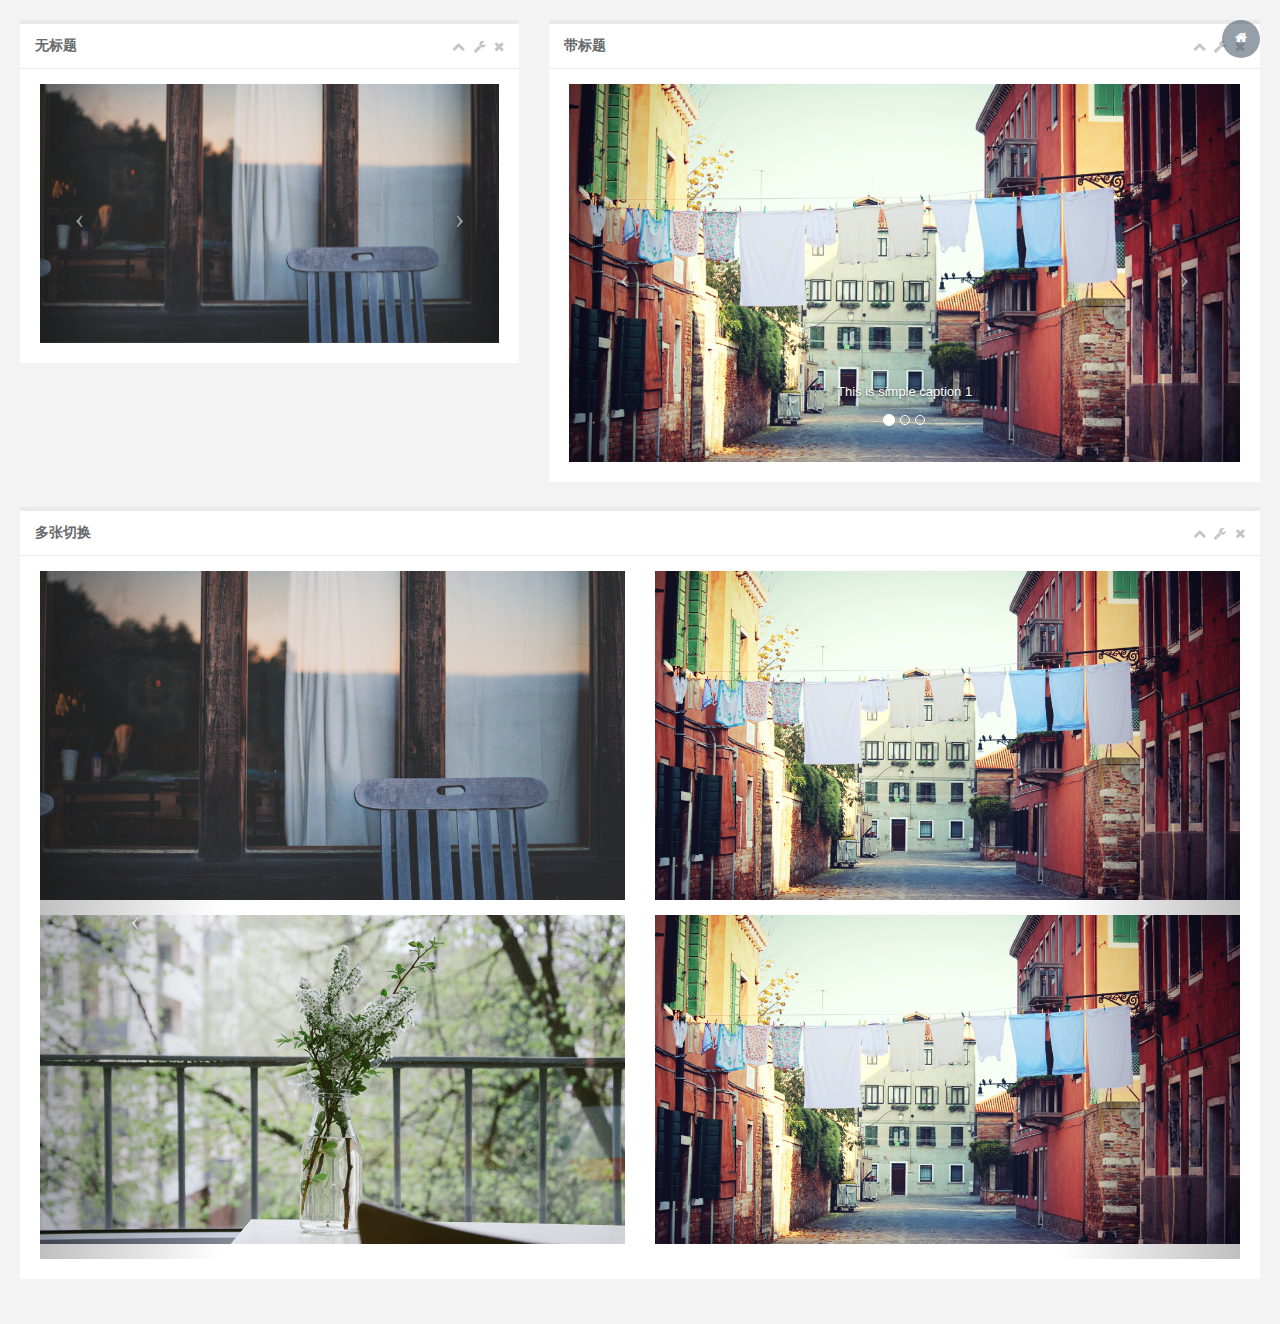
<file: carousel.html>
<!DOCTYPE html>
<html>


<!-- Mirrored from www.zi-han.net/theme/hplus/carousel.html by HTTrack Website Copier/3.x [XR&CO'2014], Wed, 20 Jan 2016 14:20:18 GMT -->
<head>

    <meta charset="utf-8">
    <meta name="viewport" content="width=device-width, initial-scale=1.0">


    <title>H+ 后台主题UI框架 - 图片切换</title>
    <meta name="keywords" content="H+后台主题,后台bootstrap框架,会员中心主题,后台HTML,响应式后台">
    <meta name="description" content="H+是一个完全响应式，基于Bootstrap3最新版本开发的扁平化主题，她采用了主流的左右两栏式布局，使用了Html5+CSS3等现代技术">

    <link rel="shortcut icon" href="favicon.ico"> <link href="css/bootstrap.min14ed.css?v=3.3.6" rel="stylesheet">
    <link href="css/font-awesome.min93e3.css?v=4.4.0" rel="stylesheet">

    <link href="css/animate.min.css" rel="stylesheet">
    <link href="css/style.min862f.css?v=4.1.0" rel="stylesheet">

</head>

<body class="gray-bg">
    <div class="wrapper wrapper-content">
        <div class="row">
            <div class="col-sm-5">
                <div class="ibox float-e-margins">
                    <div class="ibox-title">
                        <h5>无标题</h5>
                        <div class="ibox-tools">
                            <a class="collapse-link">
                                <i class="fa fa-chevron-up"></i>
                            </a>
                            <a class="dropdown-toggle" data-toggle="dropdown" href="carousel.html#">
                                <i class="fa fa-wrench"></i>
                            </a>
                            <ul class="dropdown-menu dropdown-user">
                                <li><a href="carousel.html#">选项1</a>
                                </li>
                                <li><a href="carousel.html#">选项2</a>
                                </li>
                            </ul>
                            <a class="close-link">
                                <i class="fa fa-times"></i>
                            </a>
                        </div>
                    </div>
                    <div class="ibox-content">
                        <div class="carousel slide" id="carousel1">
                            <div class="carousel-inner">
                                <div class="item active">
                                    <img alt="image" class="img-responsive" src="img/p_big3.jpg">
                                </div>
                                <div class="item">
                                    <img alt="image" class="img-responsive" src="img/p_big1.jpg">
                                </div>
                                <div class="item ">
                                    <img alt="image" class="img-responsive" src="img/p_big2.jpg">
                                </div>

                            </div>
                            <a data-slide="prev" href="carousel.html#carousel1" class="left carousel-control">
                                <span class="icon-prev"></span>
                            </a>
                            <a data-slide="next" href="carousel.html#carousel1" class="right carousel-control">
                                <span class="icon-next"></span>
                            </a>
                        </div>
                    </div>
                </div>
            </div>
            <div class="col-sm-7">
                <div class="ibox float-e-margins">
                    <div class="ibox-title">
                        <h5>带标题</h5>
                        <div class="ibox-tools">
                            <a class="collapse-link">
                                <i class="fa fa-chevron-up"></i>
                            </a>
                            <a class="dropdown-toggle" data-toggle="dropdown" href="carousel.html#">
                                <i class="fa fa-wrench"></i>
                            </a>
                            <ul class="dropdown-menu dropdown-user">
                                <li><a href="carousel.html#">选项1</a>
                                </li>
                                <li><a href="carousel.html#">选项2</a>
                                </li>
                            </ul>
                            <a class="close-link">
                                <i class="fa fa-times"></i>
                            </a>
                        </div>
                    </div>
                    <div class="ibox-content ">
                        <div class="carousel slide" id="carousel2">
                            <ol class="carousel-indicators">
                                <li data-slide-to="0" data-target="#carousel2" class="active"></li>
                                <li data-slide-to="1" data-target="#carousel2"></li>
                                <li data-slide-to="2" data-target="#carousel2" class=""></li>
                            </ol>
                            <div class="carousel-inner">
                                <div class="item active">
                                    <img alt="image" class="img-responsive" src="img/p_big1.jpg">
                                    <div class="carousel-caption">
                                        <p>This is simple caption 1</p>
                                    </div>
                                </div>
                                <div class="item ">
                                    <img alt="image" class="img-responsive" src="img/p_big3.jpg">
                                    <div class="carousel-caption">
                                        <p>This is simple caption 2</p>
                                    </div>
                                </div>
                                <div class="item">
                                    <img alt="image" class="img-responsive" src="img/p_big2.jpg">
                                    <div class="carousel-caption">
                                        <p>This is simple caption 3</p>
                                    </div>
                                </div>
                            </div>
                            <a data-slide="prev" href="carousel.html#carousel2" class="left carousel-control">
                                <span class="icon-prev"></span>
                            </a>
                            <a data-slide="next" href="carousel.html#carousel2" class="right carousel-control">
                                <span class="icon-next"></span>
                            </a>
                        </div>
                    </div>
                </div>
            </div>

        </div>
        <div class="row">
            <div class="col-sm-12">
                <div class="ibox float-e-margins">
                    <div class="ibox-title">
                        <h5>多张切换</h5>
                        <div class="ibox-tools">
                            <a class="collapse-link">
                                <i class="fa fa-chevron-up"></i>
                            </a>
                            <a class="dropdown-toggle" data-toggle="dropdown" href="carousel.html#">
                                <i class="fa fa-wrench"></i>
                            </a>
                            <ul class="dropdown-menu dropdown-user">
                                <li><a href="carousel.html#">选项1</a>
                                </li>
                                <li><a href="carousel.html#">选项2</a>
                                </li>
                            </ul>
                            <a class="close-link">
                                <i class="fa fa-times"></i>
                            </a>
                        </div>
                    </div>
                    <div class="ibox-content">
                        <div class="carousel slide" id="carousel3">
                            <div class="carousel-inner">
                                <div class="item gallery active left">
                                    <div class="row">
                                        <div class="col-sm-6">
                                            <img alt="image" class="img-responsive" src="img/p_big1.jpg">
                                        </div>
                                        <div class="col-sm-6">
                                            <img alt="image" class="img-responsive" src="img/p_big2.jpg">
                                        </div>
                                        <div class="col-sm-6">
                                            <img alt="image" class="img-responsive" src="img/p_big3.jpg">
                                        </div>
                                        <div class="col-sm-6">
                                            <img alt="image" class="img-responsive" src="img/p_big1.jpg">
                                        </div>
                                    </div>
                                </div>
                                <div class="item gallery next left">
                                    <div class="row">
                                        <div class="col-sm-6">
                                            <img alt="image" class="img-responsive" src="img/p_big3.jpg">
                                        </div>
                                        <div class="col-sm-6">
                                            <img alt="image" class="img-responsive" src="img/p_big1.jpg">
                                        </div>
                                        <div class="col-sm-6">
                                            <img alt="image" class="img-responsive" src="img/p_big2.jpg">
                                        </div>
                                        <div class="col-sm-6">
                                            <img alt="image" class="img-responsive" src="img/p_big1.jpg">
                                        </div>
                                    </div>
                                </div>
                                <div class="item gallery">
                                    <div class="row">
                                        <div class="col-sm-6">
                                            <img alt="image" class="img-responsive" src="img/p_big2.jpg">
                                        </div>
                                        <div class="col-sm-6">
                                            <img alt="image" class="img-responsive" src="img/p_big3.jpg">
                                        </div>
                                        <div class="col-sm-6">
                                            <img alt="image" class="img-responsive" src="img/p_big1.jpg">
                                        </div>
                                        <div class="col-sm-6">
                                            <img alt="image" class="img-responsive" src="img/p_big2.jpg">
                                        </div>
                                    </div>
                                </div>
                            </div>
                            <a data-slide="prev" href="carousel.html#carousel3" class="left carousel-control">
                                <span class="icon-prev"></span>
                            </a>
                            <a data-slide="next" href="carousel.html#carousel3" class="right carousel-control">
                                <span class="icon-next"></span>
                            </a>
                        </div>
                    </div>
                </div>
            </div>
        </div>
    </div>
    <script src="js/jquery.min.js?v=2.1.4"></script>
    <script src="js/bootstrap.min.js?v=3.3.6"></script>
    <script src="js/content.min.js?v=1.0.0"></script>
    <script type="text/javascript" src="http://tajs.qq.com/stats?sId=9051096" charset="UTF-8"></script>
</body>


<!-- Mirrored from www.zi-han.net/theme/hplus/carousel.html by HTTrack Website Copier/3.x [XR&CO'2014], Wed, 20 Jan 2016 14:20:18 GMT -->
</html>
</file>
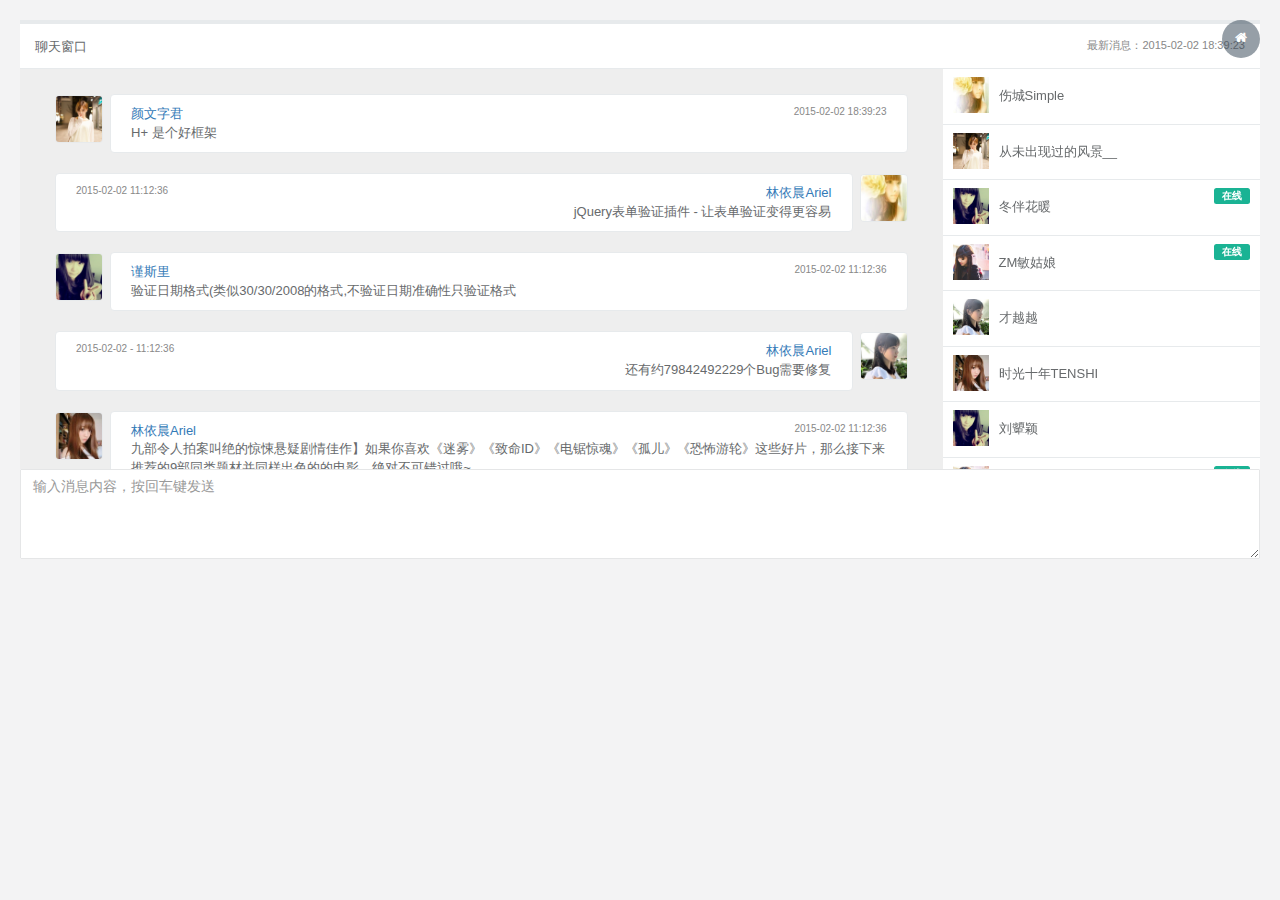
<file: chat_view.html>
<!DOCTYPE html>
<html>


<!-- Mirrored from www.zi-han.net/theme/hplus/chat_view.html by HTTrack Website Copier/3.x [XR&CO'2014], Wed, 20 Jan 2016 14:19:48 GMT -->
<head>

    <meta charset="utf-8">
    <meta name="viewport" content="width=device-width, initial-scale=1.0">


    <title>H+ 后台主题UI框架 - 聊天窗口</title>

    <meta name="keywords" content="H+后台主题,后台bootstrap框架,会员中心主题,后台HTML,响应式后台">
    <meta name="description" content="H+是一个完全响应式，基于Bootstrap3最新版本开发的扁平化主题，她采用了主流的左右两栏式布局，使用了Html5+CSS3等现代技术">

    <link rel="shortcut icon" href="favicon.ico"> <link href="css/bootstrap.min14ed.css?v=3.3.6" rel="stylesheet">
    <link href="css/font-awesome.min93e3.css?v=4.4.0" rel="stylesheet">
    <link href="css/plugins/jsTree/style.min.css" rel="stylesheet">
    <link href="css/animate.min.css" rel="stylesheet">
    <link href="css/style.min862f.css?v=4.1.0" rel="stylesheet">

</head>

<body class="gray-bg">
    <div class="wrapper wrapper-content  animated fadeInRight">

        <div class="row">
            <div class="col-sm-12">

                <div class="ibox chat-view">

                    <div class="ibox-title">
                        <small class="pull-right text-muted">最新消息：2015-02-02 18:39:23</small> 聊天窗口
                    </div>


                    <div class="ibox-content">

                        <div class="row">

                            <div class="col-md-9 ">
                                <div class="chat-discussion">

                                    <div class="chat-message">
                                        <img class="message-avatar" src="img/a1.jpg" alt="">
                                        <div class="message">
                                            <a class="message-author" href="#"> 颜文字君</a>
                                            <span class="message-date"> 2015-02-02 18:39:23 </span>
                                            <span class="message-content">
											H+ 是个好框架
                                            </span>
                                        </div>
                                    </div>
                                    <div class="chat-message">
                                        <img class="message-avatar" src="img/a4.jpg" alt="">
                                        <div class="message">
                                            <a class="message-author" href="#"> 林依晨Ariel </a>
                                            <span class="message-date">  2015-02-02 11:12:36 </span>
                                            <span class="message-content">
											jQuery表单验证插件 - 让表单验证变得更容易
                                            </span>
                                        </div>
                                    </div>
                                    <div class="chat-message">
                                        <img class="message-avatar" src="img/a2.jpg" alt="">
                                        <div class="message">
                                            <a class="message-author" href="#"> 谨斯里 </a>
                                            <span class="message-date">  2015-02-02 11:12:36 </span>
                                            <span class="message-content">
											验证日期格式(类似30/30/2008的格式,不验证日期准确性只验证格式
                                            </span>
                                        </div>
                                    </div>
                                    <div class="chat-message">
                                        <img class="message-avatar" src="img/a5.jpg" alt="">
                                        <div class="message">
                                            <a class="message-author" href="#"> 林依晨Ariel </a>
                                            <span class="message-date">  2015-02-02 - 11:12:36 </span>
                                            <span class="message-content">
											还有约79842492229个Bug需要修复
                                            </span>
                                        </div>
                                    </div>
                                    <div class="chat-message">
                                        <img class="message-avatar" src="img/a6.jpg" alt="">
                                        <div class="message">
                                            <a class="message-author" href="#"> 林依晨Ariel </a>
                                            <span class="message-date">  2015-02-02 11:12:36 </span>
                                            <span class="message-content">
											九部令人拍案叫绝的惊悚悬疑剧情佳作】如果你喜欢《迷雾》《致命ID》《电锯惊魂》《孤儿》《恐怖游轮》这些好片，那么接下来推荐的9部同类题材并同样出色的的电影，绝对不可错过哦~

                                            </span>
                                        </div>
                                    </div>

                                </div>

                            </div>
                            <div class="col-md-3">
                                <div class="chat-users">


                                    <div class="users-list">
                                        <div class="chat-user">
                                            <img class="chat-avatar" src="img/a4.jpg" alt="">
                                            <div class="chat-user-name">
                                                <a href="#">伤城Simple</a>
                                            </div>
                                        </div>
                                        <div class="chat-user">
                                            <img class="chat-avatar" src="img/a1.jpg" alt="">
                                            <div class="chat-user-name">
                                                <a href="#">从未出现过的风景__</a>
                                            </div>
                                        </div>
                                        <div class="chat-user">
                                            <span class="pull-right label label-primary">在线</span>
                                            <img class="chat-avatar" src="img/a2.jpg" alt="">
                                            <div class="chat-user-name">
                                                <a href="#">冬伴花暖</a>
                                            </div>
                                        </div>
                                        <div class="chat-user">
                                            <span class="pull-right label label-primary">在线</span>
                                            <img class="chat-avatar" src="img/a3.jpg" alt="">
                                            <div class="chat-user-name">
                                                <a href="#">ZM敏姑娘	</a>
                                            </div>
                                        </div>
                                        <div class="chat-user">
                                            <img class="chat-avatar" src="img/a5.jpg" alt="">
                                            <div class="chat-user-name">
                                                <a href="#">才越越</a>
                                            </div>
                                        </div>
                                        <div class="chat-user">
                                            <img class="chat-avatar" src="img/a6.jpg" alt="">
                                            <div class="chat-user-name">
                                                <a href="#">时光十年TENSHI</a>
                                            </div>
                                        </div>
                                        <div class="chat-user">
                                            <img class="chat-avatar" src="img/a2.jpg" alt="">
                                            <div class="chat-user-name">
                                                <a href="#">刘顰颖</a>
                                            </div>
                                        </div>
                                        <div class="chat-user">
                                            <span class="pull-right label label-primary">在线</span>
                                            <img class="chat-avatar" src="img/a3.jpg" alt="">
                                            <div class="chat-user-name">
                                                <a href="#">陈泳儿SccBaby</a>
                                            </div>
                                        </div>


                                    </div>

                                </div>
                            </div>

                        </div>
                        <div class="row">
                            <div class="col-sm-12">
                                <div class="chat-message-form">

                                    <div class="form-group">

                                        <textarea class="form-control message-input" name="message" placeholder="输入消息内容，按回车键发送"></textarea>
                                    </div>

                                </div>
                            </div>
                        </div>
                    </div>
                </div>
            </div>
        </div>
    </div>
    <script src="js/jquery.min.js?v=2.1.4"></script>
    <script src="js/bootstrap.min.js?v=3.3.6"></script>
    <script src="js/content.min.js?v=1.0.0"></script>
    <script type="text/javascript" src="http://tajs.qq.com/stats?sId=9051096" charset="UTF-8"></script>
</body>


<!-- Mirrored from www.zi-han.net/theme/hplus/chat_view.html by HTTrack Website Copier/3.x [XR&CO'2014], Wed, 20 Jan 2016 14:19:48 GMT -->
</html>
</file>
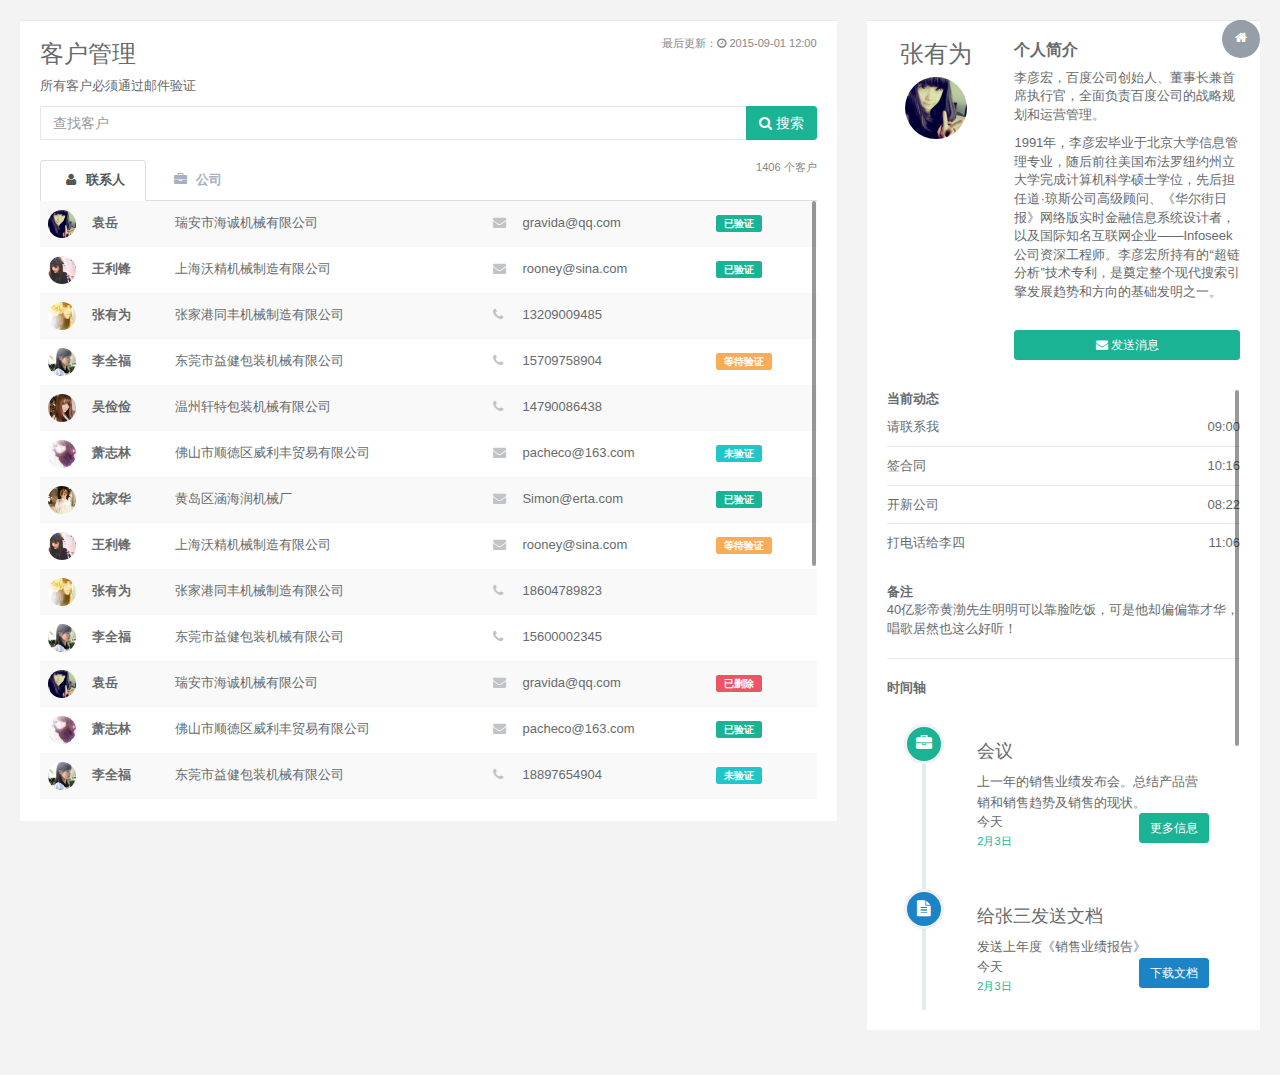
<file: clients.html>
<!DOCTYPE html>
<html>


<!-- Mirrored from www.zi-han.net/theme/hplus/clients.html by HTTrack Website Copier/3.x [XR&CO'2014], Wed, 20 Jan 2016 14:19:44 GMT -->
<head>

    <meta charset="utf-8">
    <meta name="viewport" content="width=device-width, initial-scale=1.0">


    <title>H+ 后台主题UI框架 - 客户管理</title>
    <meta name="keywords" content="H+后台主题,后台bootstrap框架,会员中心主题,后台HTML,响应式后台">
    <meta name="description" content="H+是一个完全响应式，基于Bootstrap3最新版本开发的扁平化主题，她采用了主流的左右两栏式布局，使用了Html5+CSS3等现代技术">

    <link rel="shortcut icon" href="favicon.ico"> <link href="css/bootstrap.min14ed.css?v=3.3.6" rel="stylesheet">
    <link href="css/font-awesome.min93e3.css?v=4.4.0" rel="stylesheet">

    <link href="css/animate.min.css" rel="stylesheet">
    <link href="css/style.min862f.css?v=4.1.0" rel="stylesheet">

</head>

<body class="gray-bg">
    <div class="wrapper wrapper-content  animated fadeInRight">
        <div class="row">
            <div class="col-sm-8">
                <div class="ibox">
                    <div class="ibox-content">
                        <span class="text-muted small pull-right">最后更新：<i class="fa fa-clock-o"></i> 2015-09-01 12:00</span>
                        <h2>客户管理</h2>
                        <p>
                            所有客户必须通过邮件验证
                        </p>
                        <div class="input-group">
                            <input type="text" placeholder="查找客户" class="input form-control">
                            <span class="input-group-btn">
                                        <button type="button" class="btn btn btn-primary"> <i class="fa fa-search"></i> 搜索</button>
                                </span>
                        </div>
                        <div class="clients-list">
                            <ul class="nav nav-tabs">
                                <span class="pull-right small text-muted">1406 个客户</span>
                                <li class="active"><a data-toggle="tab" href="#tab-1"><i class="fa fa-user"></i> 联系人</a>
                                </li>
                                <li class=""><a data-toggle="tab" href="#tab-2"><i class="fa fa-briefcase"></i> 公司</a>
                                </li>
                            </ul>
                            <div class="tab-content">
                                <div id="tab-1" class="tab-pane active">
                                    <div class="full-height-scroll">
                                        <div class="table-responsive">
                                            <table class="table table-striped table-hover">
                                                <tbody>
                                                    <tr>
                                                        <td class="client-avatar"><img alt="image" src="img/a2.jpg"> </td>
                                                        <td><a data-toggle="tab" href="#contact-1" class="client-link">袁岳</a>
                                                        </td>
                                                        <td> 瑞安市海诚机械有限公司</td>
                                                        <td class="contact-type"><i class="fa fa-envelope"> </i>
                                                        </td>
                                                        <td> gravida@qq.com</td>
                                                        <td class="client-status"><span class="label label-primary">已验证</span>
                                                        </td>
                                                    </tr>
                                                    <tr>
                                                        <td class="client-avatar"><img alt="image" src="img/a3.jpg"> </td>
                                                        <td><a data-toggle="tab" href="#contact-2" class="client-link">王利锋</a>
                                                        </td>
                                                        <td>上海沃精机械制造有限公司</td>
                                                        <td class="contact-type"><i class="fa fa-envelope"> </i>
                                                        </td>
                                                        <td> rooney@sina.com</td>
                                                        <td class="client-status"><span class="label label-primary">已验证</span>
                                                        </td>
                                                    </tr>
                                                    <tr>
                                                        <td class="client-avatar"><img alt="image" src="img/a4.jpg"> </td>
                                                        <td><a data-toggle="tab" href="#contact-3" class="client-link">张有为 </a>
                                                        </td>
                                                        <td>张家港同丰机械制造有限公司</td>
                                                        <td class="contact-type"><i class="fa fa-phone"> </i>
                                                        </td>
                                                        <td> 13209009485</td>
                                                        <td class="client-status"></td>
                                                    </tr>
                                                    <tr>
                                                        <td class="client-avatar">
                                                            <a href="#"><img alt="image" src="img/a5.jpg">
                                                            </a>
                                                        </td>
                                                        <td><a data-toggle="tab" href="#contact-4" class="client-link">李全福</a>
                                                        </td>
                                                        <td>东莞市益健包装机械有限公司</td>
                                                        <td class="contact-type"><i class="fa fa-phone"> </i>
                                                        </td>
                                                        <td> 15709758904</td>
                                                        <td class="client-status"><span class="label label-warning">等待验证</span>
                                                        </td>
                                                    </tr>
                                                    <tr>
                                                        <td class="client-avatar">
                                                            <a href="#"><img alt="image" src="img/a6.jpg">
                                                            </a>
                                                        </td>
                                                        <td><a data-toggle="tab" href="#contact-2" class="client-link">吴俭俭</a>
                                                        </td>
                                                        <td>温州轩特包装机械有限公司</td>
                                                        <td class="contact-type"><i class="fa fa-phone"> </i>
                                                        </td>
                                                        <td> 14790086438</td>
                                                        <td class="client-status"></td>
                                                    </tr>
                                                    <tr>
                                                        <td class="client-avatar">
                                                            <a href="#"><img alt="image" src="img/a7.jpg">
                                                            </a>
                                                        </td>
                                                        <td><a data-toggle="tab" href="#contact-3" class="client-link">萧志林</a>
                                                        </td>
                                                        <td>佛山市顺德区威利丰贸易有限公司 </td>
                                                        <td class="contact-type"><i class="fa fa-envelope"> </i>
                                                        </td>
                                                        <td> pacheco@163.com</td>
                                                        <td class="client-status"><span class="label label-info">未验证</span>
                                                        </td>
                                                    </tr>
                                                    <tr>
                                                        <td class="client-avatar">
                                                            <a href="#"><img alt="image" src="img/a1.jpg">
                                                            </a>
                                                        </td>
                                                        <td><a data-toggle="tab" href="#contact-1" class="client-link">沈家华</a>
                                                        </td>
                                                        <td>黄岛区涵海润机械厂</td>
                                                        <td class="contact-type"><i class="fa fa-envelope"> </i>
                                                        </td>
                                                        <td> Simon@erta.com</td>
                                                        <td class="client-status"><span class="label label-primary">已验证</span>
                                                        </td>
                                                    </tr>
                                                    <tr>
                                                        <td class="client-avatar">
                                                            <a href="#"><img alt="image" src="img/a3.jpg">
                                                            </a>
                                                        </td>
                                                        <td><a data-toggle="tab" href="#contact-2" class="client-link">王利锋</a>
                                                        </td>
                                                        <td>上海沃精机械制造有限公司</td>
                                                        <td class="contact-type"><i class="fa fa-envelope"> </i>
                                                        </td>
                                                        <td> rooney@sina.com</td>
                                                        <td class="client-status"><span class="label label-warning">等待验证</span>
                                                        </td>
                                                    </tr>
                                                    <tr>
                                                        <td class="client-avatar">
                                                            <a href="#"><img alt="image" src="img/a4.jpg">
                                                            </a>
                                                        </td>
                                                        <td><a data-toggle="tab" href="#contact-3" class="client-link">张有为 </a>
                                                        </td>
                                                        <td>张家港同丰机械制造有限公司</td>
                                                        <td class="contact-type"><i class="fa fa-phone"> </i>
                                                        </td>
                                                        <td> 18604789823</td>
                                                        <td class="client-status"></td>
                                                    </tr>
                                                    <tr>
                                                        <td class="client-avatar">
                                                            <a href="#"><img alt="image" src="img/a5.jpg">
                                                            </a>
                                                        </td>
                                                        <td><a data-toggle="tab" href="#contact-4" class="client-link">李全福</a>
                                                        </td>
                                                        <td>东莞市益健包装机械有限公司</td>
                                                        <td class="contact-type"><i class="fa fa-phone"> </i>
                                                        </td>
                                                        <td> 15600002345</td>
                                                        <td class="client-status"></td>
                                                    </tr>
                                                    <tr>
                                                        <td class="client-avatar">
                                                            <a href="#"><img alt="image" src="img/a2.jpg">
                                                            </a>
                                                        </td>
                                                        <td><a data-toggle="tab" href="#contact-1" class="client-link">袁岳</a>
                                                        </td>
                                                        <td> 瑞安市海诚机械有限公司</td>
                                                        <td class="contact-type"><i class="fa fa-envelope"> </i>
                                                        </td>
                                                        <td> gravida@qq.com</td>
                                                        <td class="client-status"><span class="label label-danger">已删除</span>
                                                        </td>
                                                    </tr>
                                                    <tr>
                                                        <td class="client-avatar">
                                                            <a href="#"><img alt="image" src="img/a7.jpg">
                                                            </a>
                                                        </td>
                                                        <td><a data-toggle="tab" href="#contact-2" class="client-link">萧志林</a>
                                                        </td>
                                                        <td>佛山市顺德区威利丰贸易有限公司 </td>
                                                        <td class="contact-type"><i class="fa fa-envelope"> </i>
                                                        </td>
                                                        <td> pacheco@163.com</td>
                                                        <td class="client-status"><span class="label label-primary">已验证</span>
                                                        </td>
                                                    </tr>
                                                    <tr>
                                                        <td class="client-avatar">
                                                            <a href="#"><img alt="image" src="img/a5.jpg">
                                                            </a>
                                                        </td>
                                                        <td><a data-toggle="tab" href="#contact-3" class="client-link">李全福</a>
                                                        </td>
                                                        <td>东莞市益健包装机械有限公司</td>
                                                        <td class="contact-type"><i class="fa fa-phone"> </i>
                                                        </td>
                                                        <td> 18897654904</td>
                                                        <td class="client-status"><span class="label label-info">未验证</span>
                                                        </td>
                                                    </tr>
                                                    <tr>
                                                        <td class="client-avatar">
                                                            <a href="#"><img alt="image" src="img/a6.jpg">
                                                            </a>
                                                        </td>
                                                        <td><a data-toggle="tab" href="#contact-4" class="client-link">吴俭俭</a>
                                                        </td>
                                                        <td>温州轩特包装机械有限公司</td>
                                                        <td class="contact-type"><i class="fa fa-phone"> </i>
                                                        </td>
                                                        <td> 18290876923</td>
                                                        <td class="client-status"><span class="label label-primary">已验证</span>
                                                        </td>
                                                    </tr>
                                                    <tr>
                                                        <td class="client-avatar">
                                                            <a href="#"><img alt="image" src="img/a7.jpg">
                                                            </a>
                                                        </td>
                                                        <td><a data-toggle="tab" href="#contact-2" class="client-link">萧志林</a>
                                                        </td>
                                                        <td>佛山市顺德区威利丰贸易有限公司 </td>
                                                        <td class="contact-type"><i class="fa fa-envelope"> </i>
                                                        </td>
                                                        <td> pacheco@163.com</td>
                                                        <td class="client-status"><span class="label label-primary">已验证</span>
                                                        </td>
                                                    </tr>
                                                    <tr>
                                                        <td class="client-avatar">
                                                            <a href="#"><img alt="image" src="img/a1.jpg">
                                                            </a>
                                                        </td>
                                                        <td><a data-toggle="tab" href="#contact-1" class="client-link">沈家华</a>
                                                        </td>
                                                        <td>黄岛区涵海润机械厂</td>
                                                        <td class="contact-type"><i class="fa fa-envelope"> </i>
                                                        </td>
                                                        <td> Simon@erta.com</td>
                                                        <td class="client-status"></td>
                                                    </tr>
                                                    <tr>
                                                        <td class="client-avatar">
                                                            <a href="#"><img alt="image" src="img/a3.jpg">
                                                            </a>
                                                        </td>
                                                        <td><a data-toggle="tab" href="#contact-3" class="client-link">王利锋</a>
                                                        </td>
                                                        <td>上海沃精机械制造有限公司</td>
                                                        <td class="contact-type"><i class="fa fa-envelope"> </i>
                                                        </td>
                                                        <td> rooney@sina.com</td>
                                                        <td class="client-status"></td>
                                                    </tr>
                                                    <tr>
                                                        <td class="client-avatar">
                                                            <a href="#"><img alt="image" src="img/a4.jpg">
                                                            </a>
                                                        </td>
                                                        <td><a data-toggle="tab" href="#contact-4" class="client-link">张有为 </a>
                                                        </td>
                                                        <td>张家港同丰机械制造有限公司</td>
                                                        <td class="contact-type"><i class="fa fa-phone"> </i>
                                                        </td>
                                                        <td> 13023428593</td>
                                                        <td class="client-status"><span class="label label-primary">已验证</span>
                                                        </td>
                                                    </tr>
                                                    <tr>
                                                        <td class="client-avatar">
                                                            <a href="#"><img alt="image" src="img/a5.jpg">
                                                            </a>
                                                        </td>
                                                        <td><a data-toggle="tab" href="#contact-1" class="client-link">李全福</a>
                                                        </td>
                                                        <td>东莞市益健包装机械有限公司</td>
                                                        <td class="contact-type"><i class="fa fa-phone"> </i>
                                                        </td>
                                                        <td> 13209304434</td>
                                                        <td class="client-status"><span class="label label-info">未验证</span>
                                                        </td>
                                                    </tr>
                                                    <tr>
                                                        <td class="client-avatar">
                                                            <a href="#"><img alt="image" src="img/a2.jpg">
                                                            </a>
                                                        </td>
                                                        <td><a data-toggle="tab" href="#contact-2" class="client-link">袁岳</a>
                                                        </td>
                                                        <td> 瑞安市海诚机械有限公司</td>
                                                        <td class="contact-type"><i class="fa fa-envelope"> </i>
                                                        </td>
                                                        <td> gravida@qq.com</td>
                                                        <td class="client-status"><span class="label label-warning">等待验证</span>
                                                        </td>
                                                    </tr>
                                                    <tr>
                                                        <td class="client-avatar">
                                                            <a href="#"><img alt="image" src="img/a7.jpg">
                                                            </a>
                                                        </td>
                                                        <td><a data-toggle="tab" href="#contact-4" class="client-link">萧志林</a>
                                                        </td>
                                                        <td>佛山市顺德区威利丰贸易有限公司 </td>
                                                        <td class="contact-type"><i class="fa fa-envelope"> </i>
                                                        </td>
                                                        <td> pacheco@163.com</td>
                                                        <td class="client-status"></td>
                                                    </tr>
                                                </tbody>
                                            </table>
                                        </div>
                                    </div>
                                </div>
                                <div id="tab-2" class="tab-pane">
                                    <div class="full-height-scroll">
                                        <div class="table-responsive">
                                            <table class="table table-striped table-hover">
                                                <tbody>
                                                    <tr>
                                                        <td><a data-toggle="tab" href="#company-1" class="client-link">瑞安市海诚机械有限公司</a>
                                                        </td>
                                                        <td>广州</td>
                                                        <td><i class="fa fa-flag"></i> 中国</td>
                                                        <td class="client-status"><span class="label label-primary">已验证</span>
                                                        </td>
                                                    </tr>
                                                    <tr>
                                                        <td><a data-toggle="tab" href="#company-2" class="client-link">上海申弘投资发展有限公司</a>
                                                        </td>
                                                        <td>广州</td>
                                                        <td><i class="fa fa-flag"></i> 中国</td>
                                                        <td class="client-status"><span class="label label-primary">已验证</span>
                                                        </td>
                                                    </tr>
                                                    <tr>
                                                        <td><a data-toggle="tab" href="#company-3" class="client-link">衢州凯德竹业科技有限公司</a>
                                                        </td>
                                                        <td>广州</td>
                                                        <td><i class="fa fa-flag"></i> 中国</td>
                                                        <td class="client-status"></td>
                                                    </tr>
                                                    <tr>
                                                        <td><a data-toggle="tab" href="#company-1" class="client-link">北京科诺耐尔科技发展有限公司</a>
                                                        </td>
                                                        <td>广州</td>
                                                        <td><i class="fa fa-flag"></i> 中国，美国</td>
                                                        <td class="client-status"><span class="label label-warning">等待验证</span>
                                                        </td>
                                                    </tr>
                                                    <tr>
                                                        <td><a data-toggle="tab" href="#company-2" class="client-link">上海一喜食品机械有限公司</a>
                                                        </td>
                                                        <td>广州</td>
                                                        <td><i class="fa fa-flag"></i> 中国</td>
                                                        <td class="client-status"></td>
                                                    </tr>
                                                    <tr>
                                                        <td><a data-toggle="tab" href="#company-3" class="client-link"> 北京巨皓知识产权代理有限公司</a>
                                                        </td>
                                                        <td>广州</td>
                                                        <td><i class="fa fa-flag"></i> 日本</td>
                                                        <td class="client-status"><span class="label label-primary">已验证</span>
                                                        </td>
                                                    </tr>
                                                    <tr>
                                                        <td><a data-toggle="tab" href="#company-2" class="client-link">山东百洋工业装备有限公司</a>
                                                        </td>
                                                        <td>广州</td>
                                                        <td><i class="fa fa-flag"></i> 中国</td>
                                                        <td class="client-status"><span class="label label-primary">已验证</span>
                                                        </td>
                                                    </tr>
                                                    <tr>
                                                        <td><a data-toggle="tab" href="#company-1" class="client-link">瑞安市海诚机械有限公司</a>
                                                        </td>
                                                        <td>广州</td>
                                                        <td><i class="fa fa-flag"></i> 中国</td>
                                                        <td class="client-status"><span class="label label-primary">已验证</span>
                                                        </td>
                                                    </tr>
                                                    <tr>
                                                        <td><a data-toggle="tab" href="#company-2" class="client-link">上海申弘投资发展有限公司</a>
                                                        </td>
                                                        <td>广州</td>
                                                        <td><i class="fa fa-flag"></i> 中国</td>
                                                        <td class="client-status"></td>
                                                    </tr>
                                                    <tr>
                                                        <td><a data-toggle="tab" href="#company-3" class="client-link">衢州凯德竹业科技有限公司</a>
                                                        </td>
                                                        <td>广州</td>
                                                        <td><i class="fa fa-flag"></i> 中国</td>
                                                        <td class="client-status"></td>
                                                    </tr>
                                                    <tr>
                                                        <td><a data-toggle="tab" href="#company-1" class="client-link">北京科诺耐尔科技发展有限公司</a>
                                                        </td>
                                                        <td>上海</td>
                                                        <td><i class="fa fa-flag"></i> 中国，加拿大</td>
                                                        <td class="client-status"><span class="label label-warning">等待验证</span>
                                                        </td>
                                                    </tr>
                                                    <tr>
                                                        <td><a data-toggle="tab" href="#company-2" class="client-link">上海一喜食品机械有限公司</a>
                                                        </td>
                                                        <td>上海</td>
                                                        <td><i class="fa fa-flag"></i> 中国</td>
                                                        <td class="client-status"></td>
                                                    </tr>
                                                    <tr>
                                                        <td><a data-toggle="tab" href="#company-3" class="client-link"> 北京巨皓知识产权代理有限公司</a>
                                                        </td>
                                                        <td>上海</td>
                                                        <td><i class="fa fa-flag"></i> 中国</td>
                                                        <td class="client-status"><span class="label label-primary">已验证</span>
                                                        </td>
                                                    </tr>
                                                    <tr>
                                                        <td><a data-toggle="tab" href="#company-2" class="client-link">山东百洋工业装备有限公司</a>
                                                        </td>
                                                        <td>上海</td>
                                                        <td><i class="fa fa-flag"></i> 中国</td>
                                                        <td class="client-status"><span class="label label-primary">已验证</span>
                                                        </td>
                                                    </tr>
                                                    <tr>
                                                        <td><a data-toggle="tab" href="#company-1" class="client-link">瑞安市海诚机械有限公司</a>
                                                        </td>
                                                        <td>上海</td>
                                                        <td><i class="fa fa-flag"></i> 中国</td>
                                                        <td class="client-status"><span class="label label-primary">已验证</span>
                                                        </td>
                                                    </tr>
                                                    <tr>
                                                        <td><a data-toggle="tab" href="#company-2" class="client-link">上海申弘投资发展有限公司</a>
                                                        </td>
                                                        <td>上海</td>
                                                        <td><i class="fa fa-flag"></i> 中国</td>
                                                        <td class="client-status"></td>
                                                    </tr>
                                                    <tr>
                                                        <td><a data-toggle="tab" href="#company-3" class="client-link">衢州凯德竹业科技有限公司</a>
                                                        </td>
                                                        <td>北京</td>
                                                        <td><i class="fa fa-flag"></i> 中国</td>
                                                        <td class="client-status"></td>
                                                    </tr>
                                                    <tr>
                                                        <td><a data-toggle="tab" href="#company-1" class="client-link">北京科诺耐尔科技发展有限公司</a>
                                                        </td>
                                                        <td>北京</td>
                                                        <td><i class="fa fa-flag"></i> 中国</td>
                                                        <td class="client-status"><span class="label label-warning">等待验证</span>
                                                        </td>
                                                    </tr>
                                                    <tr>
                                                        <td><a data-toggle="tab" href="#company-2" class="client-link">上海一喜食品机械有限公司</a>
                                                        </td>
                                                        <td>北京</td>
                                                        <td><i class="fa fa-flag"></i> 中国</td>
                                                        <td class="client-status"></td>
                                                    </tr>
                                                    <tr>
                                                        <td><a data-toggle="tab" href="#company-3" class="client-link"> 北京巨皓知识产权代理有限公司</a>
                                                        </td>
                                                        <td>北京</td>
                                                        <td><i class="fa fa-flag"></i> 中国</td>
                                                        <td class="client-status"><span class="label label-primary">已验证</span>
                                                        </td>
                                                    </tr>
                                                    <tr>
                                                        <td><a data-toggle="tab" href="#company-2" class="client-link">山东百洋工业装备有限公司</a>
                                                        </td>
                                                        <td>北京</td>
                                                        <td><i class="fa fa-flag"></i> 中国</td>
                                                        <td class="client-status"><span class="label label-primary">已验证</span>
                                                        </td>
                                                    </tr>
                                                </tbody>
                                            </table>
                                        </div>
                                    </div>
                                </div>
                            </div>

                        </div>
                    </div>
                </div>
            </div>
            <div class="col-sm-4">
                <div class="ibox ">

                    <div class="ibox-content">
                        <div class="tab-content">
                            <div id="contact-1" class="tab-pane active">
                                <div class="row m-b-lg">
                                    <div class="col-lg-4 text-center">
                                        <h2>张有为</h2>

                                        <div class="m-b-sm">
                                            <img alt="image" class="img-circle" src="img/a2.jpg" style="width: 62px">
                                        </div>
                                    </div>
                                    <div class="col-lg-8">
                                        <h3>
                                                个人简介
                                            </h3>

                                        <p>
                                            李彦宏，百度公司创始人、董事长兼首席执行官，全面负责百度公司的战略规划和运营管理。
                                        </p>
                                        <p>

                                            1991年，李彦宏毕业于北京大学信息管理专业，随后前往美国布法罗纽约州立大学完成计算机科学硕士学位，先后担任道·琼斯公司高级顾问、《华尔街日报》网络版实时金融信息系统设计者，以及国际知名互联网企业——Infoseek公司资深工程师。李彦宏所持有的“超链分析”技术专利，是奠定整个现代搜索引擎发展趋势和方向的基础发明之一。
                                        </p>
                                        <br>
                                        <button type="button" class="btn btn-primary btn-sm btn-block"><i class="fa fa-envelope"></i> 发送消息
                                        </button>
                                    </div>
                                </div>
                                <div class="client-detail">
                                    <div class="full-height-scroll">

                                        <strong>当前动态</strong>

                                        <ul class="list-group clear-list">
                                            <li class="list-group-item fist-item">
                                                <span class="pull-right"> 09:00</span> 请联系我
                                            </li>
                                            <li class="list-group-item">
                                                <span class="pull-right"> 10:16 </span> 签合同
                                            </li>
                                            <li class="list-group-item">
                                                <span class="pull-right"> 08:22 </span> 开新公司
                                            </li>
                                            <li class="list-group-item">
                                                <span class="pull-right"> 11:06 </span> 打电话给李四
                                            </li>
                                        </ul>
                                        <strong>备注</strong>
                                        <p>
                                            40亿影帝黄渤先生明明可以靠脸吃饭，可是他却偏偏靠才华，唱歌居然也这么好听！
                                        </p>
                                        <hr/>
                                        <strong>时间轴</strong>
                                        <div id="vertical-timeline" class="vertical-container light-timeline">
                                            <div class="vertical-timeline-block">
                                                <div class="vertical-timeline-icon navy-bg">
                                                    <i class="fa fa-briefcase"></i>
                                                </div>

                                                <div class="vertical-timeline-content">
                                                    <h2>会议</h2>
                                                    <p>上一年的销售业绩发布会。总结产品营销和销售趋势及销售的现状。
                                                    </p>
                                                    <a href="#" class="btn btn-sm btn-primary"> 更多信息</a>
                                                    <span class="vertical-date">
                                        今天 <br>
                                        <small>2月3日</small>
                                    </span>
                                                </div>
                                            </div>

                                            <div class="vertical-timeline-block">
                                                <div class="vertical-timeline-icon blue-bg">
                                                    <i class="fa fa-file-text"></i>
                                                </div>

                                                <div class="vertical-timeline-content">
                                                    <h2>给张三发送文档</h2>
                                                    <p>发送上年度《销售业绩报告》</p>
                                                    <a href="#" class="btn btn-sm btn-success"> 下载文档 </a>
                                                    <span class="vertical-date">
                                        今天 <br>
                                        <small>2月3日</small>
                                    </span>
                                                </div>
                                            </div>

                                            <div class="vertical-timeline-block">
                                                <div class="vertical-timeline-icon lazur-bg">
                                                    <i class="fa fa-coffee"></i>
                                                </div>

                                                <div class="vertical-timeline-content">
                                                    <h2>喝咖啡休息</h2>
                                                    <p>喝咖啡啦，啦啦啦~~</p>
                                                    <a href="#" class="btn btn-sm btn-info">更多</a>
                                                    <span class="vertical-date"> 昨天 <br><small>2月2日</small></span>
                                                </div>
                                            </div>

                                            <div class="vertical-timeline-block">
                                                <div class="vertical-timeline-icon yellow-bg">
                                                    <i class="fa fa-phone"></i>
                                                </div>

                                                <div class="vertical-timeline-content">
                                                    <h2>给李四打电话</h2>
                                                    <p>给李四打电话分配本月工作任务</p>
                                                    <span class="vertical-date">昨天 <br><small>2月2日</small></span>
                                                </div>
                                            </div>

                                            <div class="vertical-timeline-block">
                                                <div class="vertical-timeline-icon lazur-bg">
                                                    <i class="fa fa-user-md"></i>
                                                </div>

                                                <div class="vertical-timeline-content">
                                                    <h2>公司年会</h2>
                                                    <p>发年终奖啦，啦啦啦~~</p>
                                                    <span class="vertical-date">前天 <br><small>2月1日</small></span>
                                                </div>
                                            </div>
                                        </div>
                                    </div>
                                </div>
                            </div>
                        </div>
                    </div>
                </div>
            </div>
        </div>
    </div>
    <script src="js/jquery.min.js?v=2.1.4"></script>
    <script src="js/bootstrap.min.js?v=3.3.6"></script>
    <script src="js/plugins/slimscroll/jquery.slimscroll.min.js"></script>
    <script src="js/content.min.js?v=1.0.0"></script>
    <script>
        $(function(){$(".full-height-scroll").slimScroll({height:"100%"})});
    </script>
    <script type="text/javascript" src="http://tajs.qq.com/stats?sId=9051096" charset="UTF-8"></script>
</body>


<!-- Mirrored from www.zi-han.net/theme/hplus/clients.html by HTTrack Website Copier/3.x [XR&CO'2014], Wed, 20 Jan 2016 14:19:44 GMT -->
</html>
</file>
<file: css/style.min862f.css>
h1, h2, h3, h4, h5, h6 {
	font-weight: 100
}

h1 {
	font-size: 30px
}

h2 {
	font-size: 24px
}

h3 {
	font-size: 16px
}

h4 {
	font-size: 14px
}

h5 {
	font-size: 12px
}

h6 {
	font-size: 10px
}

h3, h4, h5 {
	margin-top: 5px;
	font-weight: 600
}

a:focus {
	outline: 0
}

.nav>li>a {
	color: #a7b1c2;
	font-weight: 600;
	padding: 14px 20px 14px 25px
}

.nav li>a {
	display: block
}

.nav.navbar-right>li>a {
	color: #999c9e
}

.nav>li.active>a {
	color: #fff
}

.navbar-default .nav>li>a:focus, .navbar-default .nav>li>a:hover {
	background-color: #293846;
	color: #fff
}

.nav .open>a, .nav .open>a:focus, .nav .open>a:hover {
	background: #fff
}

.nav>li>a i {
	margin-right: 6px
}

.navbar {
	border: 0
}

.navbar-default {
	background-color: transparent;
	border-color: #2f4050;
	position: relative
}

.navbar-top-links li {
	display: inline-block
}

.navbar-top-links li:last-child {
	margin-right: 30px
}

body.body-small .navbar-top-links li:last-child {
	margin-right: 10px
}

.navbar-top-links li a {
	padding: 20px 10px;
	min-height: 50px
}

.dropdown-menu {
	border: medium none;
	display: none;
	float: left;
	font-size: 12px;
	left: 0;
	list-style: none outside none;
	padding: 0;
	position: absolute;
	text-shadow: none;
	top: 100%;
	z-index: 1000;
	border-radius: 0;
	box-shadow: 0 0 3px rgba(86, 96, 117, .3)
}

.dropdown-menu>li>a {
	border-radius: 3px;
	color: inherit;
	line-height: 25px;
	margin: 4px;
	text-align: left;
	font-weight: 400
}

.dropdown-menu>li>a.font-bold {
	font-weight: 600
}

.navbar-top-links .dropdown-menu li {
	display: block
}

.navbar-top-links .dropdown-menu li:last-child {
	margin-right: 0
}

.navbar-top-links .dropdown-menu li a {
	padding: 3px 20px;
	min-height: 0
}

.navbar-top-links .dropdown-menu li a div {
	white-space: normal
}

.navbar-top-links .dropdown-alerts, .navbar-top-links .dropdown-messages,
	.navbar-top-links .dropdown-tasks {
	width: 310px;
	min-width: 0
}

.navbar-top-links .dropdown-messages {
	margin-left: 5px
}

.navbar-top-links .dropdown-tasks {
	margin-left: -59px
}

.navbar-top-links .dropdown-alerts {
	margin-left: -123px
}

.navbar-top-links .dropdown-user {
	right: 0;
	left: auto
}

.dropdown-alerts, .dropdown-messages {
	padding: 10px
}

.dropdown-alerts li a, .dropdown-messages li a {
	font-size: 12px
}

.dropdown-alerts li em, .dropdown-messages li em {
	font-size: 10px
}

.nav.navbar-top-links .dropdown-alerts a {
	font-size: 12px
}

.nav-header {
	padding: 33px 25px;
	background: url(patterns/header-profile.png) no-repeat
}

.nav>li.active {
	border-left: 4px solid #19aa8d;
	background: #293846
}

.nav.nav-second-level>li.active {
	border: none
}

.nav.nav-second-level.collapse[style] {
	height: auto !important
}

.nav-header a {
	color: #DFE4ED
}

.nav-header .text-muted {
	color: #8095a8
}

.minimalize-styl-2 {
	padding: 4px 12px;
	margin: 14px 5px 5px 20px;
	font-size: 14px;
	float: left
}

.navbar-form-custom {
	float: left;
	height: 50px;
	padding: 0;
	width: 200px;
	display: inline-table
}

.navbar-form-custom .form-group {
	margin-bottom: 0
}

.nav.navbar-top-links a {
	font-size: 14px
}

.navbar-form-custom .form-control {
	background: none repeat scroll 0 0 rgba(0, 0, 0, 0);
	border: medium none;
	font-size: 14px;
	height: 60px;
	margin: 0;
	z-index: 2000
}

.count-info .label {
	line-height: 12px;
	padding: 1px 5px;
	position: absolute;
	right: 6px;
	top: 12px
}

.arrow {
	float: right;
	margin-top: 2px
}

.fa.arrow:before {
	content: "\f104"
}

.active>a>.fa.arrow:before {
	content: "\f107"
}

.nav-second-level li, .nav-third-level li {
	border-bottom: none !important
}

.nav-second-level li a {
	padding: 7px 15px 7px 10px;
	padding-left: 52px
}

.nav-third-level li a {
	padding-left: 62px
}

.nav-second-level li:last-child {
	margin-bottom: 10px
}

.mini-navbar .nav li:focus>.nav-second-level, body:not (.fixed-sidebar ):not
	(.canvas-menu ).mini-navbar .nav li:hover>.nav-second-level {
	display: block;
	border-radius: 0 2px 2px 0;
	min-width: 140px;
	height: auto
}

body.mini-navbar .navbar-default .nav>li>.nav-second-level li a {
	font-size: 12px;
	border-radius: 0 2px 2px 0
}

.fixed-nav .slimScrollDiv #side-menu {
	padding-bottom: 60px;
	position: relative
}

.slimScrollDiv>* {
	overflow: hidden
}

.mini-navbar .nav-second-level li a {
	padding: 10px 10px 10px 15px
}

.canvas-menu.mini-navbar .nav-second-level {
	background: #293846
}

.mini-navbar li.active .nav-second-level {
	left: 65px
}

.navbar-default .special_link a {
	background: #1ab394;
	color: #fff
}

.navbar-default .special_link a:hover {
	background: #17987e !important;
	color: #fff
}

.navbar-default .special_link a span.label {
	background: #fff;
	color: #1ab394
}

.navbar-default .landing_link a {
	background: #1cc09f;
	color: #fff
}

.navbar-default .landing_link a:hover {
	background: #1ab394 !important;
	color: #fff
}

.navbar-default .landing_link a span.label {
	background: #fff;
	color: #1cc09f
}

.logo-element {
	text-align: center;
	font-size: 18px;
	font-weight: 600;
	color: #fff;
	display: none;
	padding: 18px 0
}

.pace-done #page-wrapper, .pace-done .footer, .pace-done .nav-header,
	.pace-done .navbar-static-side, .pace-done li.active {
	-webkit-transition: all .5s;
	transition: all .5s
}

.navbar-fixed-top {
	-webkit-transition-duration: .5s;
	transition-duration: .5s;
	z-index: 2030
}

.navbar-fixed-top, .navbar-static-top {
	background: #f3f3f4
}

.fixed-nav #wrapper {
	padding-top: 60px;
	box-sizing: border-box
}

.fixed-nav .minimalize-styl-2 {
	margin: 14px 5px 5px 15px
}

.body-small .navbar-fixed-top {
	margin-left: 0
}

body.mini-navbar .navbar-static-side {
	width: 70px
}

body.mini-navbar .nav-label, body.mini-navbar .navbar-default .nav li a span,
	body.mini-navbar .profile-element {
	display: none
}

body.canvas-menu .profile-element {
	display: block
}

body:not (.fixed-sidebar ):not (.canvas-menu ).mini-navbar .nav-second-level
	{
	display: none
}

body.mini-navbar .navbar-default .nav>li>a {
	font-size: 16px
}

body.mini-navbar .logo-element {
	display: block
}

body.canvas-menu .logo-element {
	display: none
}

body.mini-navbar .nav-header {
	padding: 0;
	background-color: #1ab394
}

body.canvas-menu .nav-header {
	padding: 33px 25px
}

body.mini-navbar #page-wrapper {
	margin: 0 0 0 70px
}

body.canvas-menu.mini-navbar #page-wrapper, body.canvas-menu.mini-navbar .footer
	{
	margin: 0
}

body.canvas-menu .navbar-static-side, body.fixed-sidebar .navbar-static-side
	{
	position: fixed;
	width: 220px;
	z-index: 2001;
	height: 100%
}

body.fixed-sidebar.mini-navbar .navbar-static-side {
	width: 70px
}

body.body-small.fixed-sidebar.mini-navbar #page-wrapper, body.fixed-sidebar.mini-navbar #page-wrapper
	{
	margin: 0 0 0 70px
}

body.body-small.fixed-sidebar.mini-navbar .navbar-static-side {
	width: 70px
}

.fixed-sidebar.mini-navbar .nav li>.nav-second-level {
	display: none
}

.fixed-sidebar.mini-navbar .nav li.active {
	border-left-width: 0
}

.canvas-menu.mini-navbar .nav li:hover>.nav-second-level, .fixed-sidebar.mini-navbar .nav li:hover>.nav-second-level
	{
	position: absolute;
	left: 70px;
	top: 0;
	background-color: #2f4050;
	padding: 10px 10px 0;
	font-size: 12px;
	display: block;
	min-width: 140px;
	border-radius: 2px
}

body.fixed-sidebar.mini-navbar .navbar-default .nav>li>.nav-second-level li a
	{
	font-size: 12px;
	border-radius: 3px
}

body.canvas-menu.mini-navbar .navbar-default .nav>li>.nav-second-level li a
	{
	font-size: 13px;
	border-radius: 3px
}

.canvas-menu.mini-navbar .nav-second-level li a, .fixed-sidebar.mini-navbar .nav-second-level li a
	{
	padding: 10px 10px 10px 15px
}

.canvas-menu.mini-navbar .nav-second-level, .fixed-sidebar.mini-navbar .nav-second-level
	{
	position: relative;
	padding: 0;
	font-size: 13px
}

.canvas-menu.mini-navbar li.active .nav-second-level, .fixed-sidebar.mini-navbar li.active .nav-second-level
	{
	left: 0
}

body.canvas-menu nav.navbar-static-side {
	z-index: 2001;
	background: #2f4050;
	height: 100%;
	position: fixed;
	display: none
}

body.canvas-menu.mini-navbar nav.navbar-static-side {
	display: block;
	width: 70px
}

.top-navigation #page-wrapper {
	margin-left: 0
}

.top-navigation .navbar-nav .dropdown-menu>.active>a {
	background: #fff;
	color: #1ab394;
	font-weight: 700
}

.white-bg .navbar-fixed-top, .white-bg .navbar-static-top {
	background: #fff
}

.top-navigation .navbar {
	margin-bottom: 0
}

.top-navigation .nav>li>a {
	padding: 15px 20px;
	color: #676a6c
}

.top-navigation .nav>li a:focus, .top-navigation .nav>li a:hover {
	background: #fff;
	color: #1ab394
}

.top-navigation .nav>li.active {
	background: #fff;
	border: none
}

.top-navigation .nav>li.active>a {
	color: #1ab394
}

.top-navigation .navbar-right {
	padding-right: 10px
}

.top-navigation .navbar-nav .dropdown-menu {
	box-shadow: none;
	border: 1px solid #e7eaec
}

.top-navigation .dropdown-menu>li>a {
	margin: 0;
	padding: 7px 20px
}

.navbar .dropdown-menu {
	margin-top: 0
}

.top-navigation .navbar-brand {
	background: #1ab394;
	color: #fff;
	padding: 15px 25px
}

.top-navigation .navbar-top-links li:last-child {
	margin-right: 0
}

.body-small.fixed-sidebar.mini-navbar .top-navigation #page-wrapper,
	.canvas-menu #page-wrapper, .mini-navbar .top-navigation #page-wrapper,
	.top-navigation.body-small.fixed-sidebar.mini-navbar #page-wrapper,
	.top-navigation.mini-navbar #page-wrapper {
	margin: 0
}

.fixed-nav #wrapper.top-navigation, .top-navigation.fixed-nav #wrapper {
	margin-top: 50px
}

.top-navigation .footer.fixed {
	margin-left: 0 !important
}

.top-navigation .wrapper.wrapper-content {
	padding: 40px
}

.body-small .top-navigation .wrapper.wrapper-content, .top-navigation.body-small .wrapper.wrapper-content
	{
	padding: 40px 0
}

.navbar-toggle {
	color: #fff;
	padding: 6px 12px;
	font-size: 14px
}

.top-navigation .navbar-nav .open .dropdown-menu .dropdown-header,
	.top-navigation .navbar-nav .open .dropdown-menu>li>a {
	padding: 10px 15px 10px 20px
}

@media ( max-width :768px) {
	.top-navigation .navbar-header {
		display: block;
		float: none
	}
}

.menu-visible-lg, .menu-visible-md {
	display: none !important
}

@media ( min-width :1200px) {
	.menu-visible-lg {
		display: block !important
	}
}

@media ( min-width :992px) {
	.menu-visible-md {
		display: block !important
	}
}

@media ( max-width :767px) {
	.menu-visible-lg, .menu-visible-md {
		display: block !important
	}
}

.btn {
	border-radius: 3px
}

.float-e-margins .btn {
	margin-bottom: 5px
}

.btn-w-m {
	min-width: 120px
}

.btn-primary.btn-outline {
	color: #1ab394
}

.btn-success.btn-outline {
	color: #1c84c6
}

.btn-info.btn-outline {
	color: #23c6c8
}

.btn-warning.btn-outline {
	color: #f8ac59
}

.btn-danger.btn-outline {
	color: #ed5565
}

.btn-danger.btn-outline:hover, .btn-info.btn-outline:hover, .btn-primary.btn-outline:hover,
	.btn-success.btn-outline:hover, .btn-warning.btn-outline:hover {
	color: #fff
}

.btn-primary {
	background-color: #1ab394;
	border-color: #1ab394;
	color: #FFF
}

.btn-primary.active, .btn-primary:active, .btn-primary:focus,
	.btn-primary:hover, .open .dropdown-toggle.btn-primary {
	background-color: #18a689;
	border-color: #18a689;
	color: #FFF
}

.btn-primary.active, .btn-primary:active, .open .dropdown-toggle.btn-primary
	{
	background-image: none
}

.btn-primary.active[disabled], .btn-primary.disabled, .btn-primary.disabled.active,
	.btn-primary.disabled:active, .btn-primary.disabled:focus, .btn-primary.disabled:hover,
	.btn-primary[disabled], .btn-primary[disabled]:active, .btn-primary[disabled]:focus,
	.btn-primary[disabled]:hover, fieldset[disabled] .btn-primary, fieldset[disabled] .btn-primary.active,
	fieldset[disabled] .btn-primary:active, fieldset[disabled] .btn-primary:focus,
	fieldset[disabled] .btn-primary:hover {
	background-color: #1dc5a3;
	border-color: #1dc5a3
}

.btn-success {
	background-color: #1c84c6;
	border-color: #1c84c6;
	color: #FFF
}

.btn-success.active, .btn-success:active, .btn-success:focus,
	.btn-success:hover, .open .dropdown-toggle.btn-success {
	background-color: #1a7bb9;
	border-color: #1a7bb9;
	color: #FFF
}

.btn-success.active, .btn-success:active, .open .dropdown-toggle.btn-success
	{
	background-image: none
}

.btn-success.active[disabled], .btn-success.disabled, .btn-success.disabled.active,
	.btn-success.disabled:active, .btn-success.disabled:focus, .btn-success.disabled:hover,
	.btn-success[disabled], .btn-success[disabled]:active, .btn-success[disabled]:focus,
	.btn-success[disabled]:hover, fieldset[disabled] .btn-success, fieldset[disabled] .btn-success.active,
	fieldset[disabled] .btn-success:active, fieldset[disabled] .btn-success:focus,
	fieldset[disabled] .btn-success:hover {
	background-color: #1f90d8;
	border-color: #1f90d8
}

.btn-info {
	background-color: #23c6c8;
	border-color: #23c6c8;
	color: #FFF
}

.btn-info.active, .btn-info:active, .btn-info:focus, .btn-info:hover,
	.open .dropdown-toggle.btn-info {
	background-color: #21b9bb;
	border-color: #21b9bb;
	color: #FFF
}

.btn-info.active, .btn-info:active, .open .dropdown-toggle.btn-info {
	background-image: none
}

.btn-info.active[disabled], .btn-info.disabled, .btn-info.disabled.active,
	.btn-info.disabled:active, .btn-info.disabled:focus, .btn-info.disabled:hover,
	.btn-info[disabled], .btn-info[disabled]:active, .btn-info[disabled]:focus,
	.btn-info[disabled]:hover, fieldset[disabled] .btn-info, fieldset[disabled] .btn-info.active,
	fieldset[disabled] .btn-info:active, fieldset[disabled] .btn-info:focus,
	fieldset[disabled] .btn-info:hover {
	background-color: #26d7d9;
	border-color: #26d7d9
}

.btn-default {
	background-color: #c2c2c2;
	border-color: #c2c2c2;
	color: #FFF
}

.btn-default.active, .btn-default:active, .btn-default:focus,
	.btn-default:hover, .open .dropdown-toggle.btn-default {
	background-color: #bababa;
	border-color: #bababa;
	color: #FFF
}

.btn-default.active, .btn-default:active, .open .dropdown-toggle.btn-default
	{
	background-image: none
}

.btn-default.active[disabled], .btn-default.disabled, .btn-default.disabled.active,
	.btn-default.disabled:active, .btn-default.disabled:focus, .btn-default.disabled:hover,
	.btn-default[disabled], .btn-default[disabled]:active, .btn-default[disabled]:focus,
	.btn-default[disabled]:hover, fieldset[disabled] .btn-default, fieldset[disabled] .btn-default.active,
	fieldset[disabled] .btn-default:active, fieldset[disabled] .btn-default:focus,
	fieldset[disabled] .btn-default:hover {
	background-color: #ccc;
	border-color: #ccc
}

.btn-warning {
	background-color: #f8ac59;
	border-color: #f8ac59;
	color: #FFF
}

.btn-warning.active, .btn-warning:active, .btn-warning:focus,
	.btn-warning:hover, .open .dropdown-toggle.btn-warning {
	background-color: #f7a54a;
	border-color: #f7a54a;
	color: #FFF
}

.btn-warning.active, .btn-warning:active, .open .dropdown-toggle.btn-warning
	{
	background-image: none
}

.btn-warning.active[disabled], .btn-warning.disabled, .btn-warning.disabled.active,
	.btn-warning.disabled:active, .btn-warning.disabled:focus, .btn-warning.disabled:hover,
	.btn-warning[disabled], .btn-warning[disabled]:active, .btn-warning[disabled]:focus,
	.btn-warning[disabled]:hover, fieldset[disabled] .btn-warning, fieldset[disabled] .btn-warning.active,
	fieldset[disabled] .btn-warning:active, fieldset[disabled] .btn-warning:focus,
	fieldset[disabled] .btn-warning:hover {
	background-color: #f9b66d;
	border-color: #f9b66d
}

.btn-danger {
	background-color: #ed5565;
	border-color: #ed5565;
	color: #FFF
}

.btn-danger.active, .btn-danger:active, .btn-danger:focus, .btn-danger:hover,
	.open .dropdown-toggle.btn-danger {
	background-color: #ec4758;
	border-color: #ec4758;
	color: #FFF
}

.btn-danger.active, .btn-danger:active, .open .dropdown-toggle.btn-danger
	{
	background-image: none
}

.btn-danger.active[disabled], .btn-danger.disabled, .btn-danger.disabled.active,
	.btn-danger.disabled:active, .btn-danger.disabled:focus, .btn-danger.disabled:hover,
	.btn-danger[disabled], .btn-danger[disabled]:active, .btn-danger[disabled]:focus,
	.btn-danger[disabled]:hover, fieldset[disabled] .btn-danger, fieldset[disabled] .btn-danger.active,
	fieldset[disabled] .btn-danger:active, fieldset[disabled] .btn-danger:focus,
	fieldset[disabled] .btn-danger:hover {
	background-color: #ef6776;
	border-color: #ef6776
}

.btn-link {
	color: inherit
}

.btn-link.active, .btn-link:active, .btn-link:focus, .btn-link:hover,
	.open .dropdown-toggle.btn-link {
	color: #1ab394;
	text-decoration: none
}

.btn-link.active, .btn-link:active, .open .dropdown-toggle.btn-link {
	background-image: none
}

.btn-link.active[disabled], .btn-link.disabled, .btn-link.disabled.active,
	.btn-link.disabled:active, .btn-link.disabled:focus, .btn-link.disabled:hover,
	.btn-link[disabled], .btn-link[disabled]:active, .btn-link[disabled]:focus,
	.btn-link[disabled]:hover, fieldset[disabled] .btn-link, fieldset[disabled] .btn-link.active,
	fieldset[disabled] .btn-link:active, fieldset[disabled] .btn-link:focus,
	fieldset[disabled] .btn-link:hover {
	color: #cacaca
}

.btn-white {
	color: inherit;
	background: #fff;
	border: 1px solid #e7eaec
}

.btn-white.active, .btn-white:active, .btn-white:focus, .btn-white:hover,
	.open .dropdown-toggle.btn-white {
	color: inherit;
	border: 1px solid #d2d2d2
}

.btn-white.active, .btn-white:active {
	box-shadow: 0 2px 5px rgba(0, 0, 0, .15) inset
}

.btn-white.active, .btn-white:active, .open .dropdown-toggle.btn-white {
	background-image: none
}

.btn-white.active[disabled], .btn-white.disabled, .btn-white.disabled.active,
	.btn-white.disabled:active, .btn-white.disabled:focus, .btn-white.disabled:hover,
	.btn-white[disabled], .btn-white[disabled]:active, .btn-white[disabled]:focus,
	.btn-white[disabled]:hover, fieldset[disabled] .btn-white, fieldset[disabled] .btn-white.active,
	fieldset[disabled] .btn-white:active, fieldset[disabled] .btn-white:focus,
	fieldset[disabled] .btn-white:hover {
	color: #cacaca
}

.form-control, .form-control:focus, .has-error .form-control:focus,
	.has-success .form-control:focus, .has-warning .form-control:focus,
	.navbar-collapse, .navbar-form, .navbar-form-custom .form-control:focus,
	.navbar-form-custom .form-control:hover, .open .btn.dropdown-toggle,
	.panel, .popover, .progress, .progress-bar {
	box-shadow: none
}

.btn-outline {
	color: inherit;
	background-color: transparent;
	-webkit-transition: all .5s;
	transition: all .5s
}

.btn-rounded {
	border-radius: 50px
}

.btn-large-dim {
	width: 90px;
	height: 90px;
	font-size: 42px
}

button.dim {
	display: inline-block;
	color: #fff;
	text-decoration: none;
	text-transform: uppercase;
	text-align: center;
	padding-top: 6px;
	margin-right: 10px;
	position: relative;
	cursor: pointer;
	border-radius: 5px;
	font-weight: 600;
	margin-bottom: 20px !important
}

button.dim:active {
	top: 3px
}

button.btn-primary.dim {
	box-shadow: inset 0 0 0 #16987e, 0 5px 0 0 #16987e, 0 10px 5px #999
}

button.btn-primary.dim:active {
	box-shadow: inset 0 0 0 #16987e, 0 2px 0 0 #16987e, 0 5px 3px #999
}

button.btn-default.dim {
	box-shadow: inset 0 0 0 #b3b3b3, 0 5px 0 0 #b3b3b3, 0 10px 5px #999
}

button.btn-default.dim:active {
	box-shadow: inset 0 0 0 #b3b3b3, 0 2px 0 0 #b3b3b3, 0 5px 3px #999
}

button.btn-warning.dim {
	box-shadow: inset 0 0 0 #f79d3c, 0 5px 0 0 #f79d3c, 0 10px 5px #999
}

button.btn-warning.dim:active {
	box-shadow: inset 0 0 0 #f79d3c, 0 2px 0 0 #f79d3c, 0 5px 3px #999
}

button.btn-info.dim {
	box-shadow: inset 0 0 0 #1eacae, 0 5px 0 0 #1eacae, 0 10px 5px #999
}

button.btn-info.dim:active {
	box-shadow: inset 0 0 0 #1eacae, 0 2px 0 0 #1eacae, 0 5px 3px #999
}

button.btn-success.dim {
	box-shadow: inset 0 0 0 #1872ab, 0 5px 0 0 #1872ab, 0 10px 5px #999
}

button.btn-success.dim:active {
	box-shadow: inset 0 0 0 #1872ab, 0 2px 0 0 #1872ab, 0 5px 3px #999
}

button.btn-danger.dim {
	box-shadow: inset 0 0 0 #ea394c, 0 5px 0 0 #ea394c, 0 10px 5px #999
}

button.btn-danger.dim:active {
	box-shadow: inset 0 0 0 #ea394c, 0 2px 0 0 #ea394c, 0 5px 3px #999
}

button.dim:before {
	font-size: 50px;
	line-height: 1em;
	font-weight: 400;
	color: #fff;
	display: block;
	padding-top: 10px
}

button.dim:active:before {
	top: 7px;
	font-size: 50px
}

.label {
	background-color: #d1dade;
	color: #5e5e5e;
	font-size: 10px;
	font-weight: 600;
	padding: 3px 8px;
	text-shadow: none
}

.badge {
	background-color: #d1dade;
	color: #5e5e5e;
	font-size: 11px;
	font-weight: 600;
	padding-bottom: 4px;
	padding-left: 6px;
	padding-right: 6px;
	text-shadow: none
}

.badge-primary, .label-primary {
	background-color: #1ab394;
	color: #FFF
}

.badge-success, .label-success {
	background-color: #1c84c6;
	color: #FFF
}

.badge-warning, .label-warning {
	background-color: #f8ac59;
	color: #FFF
}

.badge-warning-light, .label-warning-light {
	background-color: #f8ac59;
	color: #fff
}

.badge-danger, .label-danger {
	background-color: #ed5565;
	color: #FFF
}

.badge-info, .label-info {
	background-color: #23c6c8;
	color: #FFF
}

.badge-inverse, .label-inverse {
	background-color: #262626;
	color: #FFF
}

.badge-white, .label-white {
	background-color: #FFF;
	color: #5E5E5E
}

.badge-disable, .label-white {
	background-color: #2A2E36;
	color: #8B91A0
}

.chosen-container-single .chosen-single {
	background: #fff;
	box-shadow: none;
	-moz-box-sizing: border-box;
	background-color: #FFF;
	border: 1px solid #CBD5DD;
	border-radius: 2px;
	cursor: text;
	height: auto !important;
	margin: 0;
	min-height: 30px;
	overflow: hidden;
	padding: 4px 12px;
	position: relative;
	width: 100%
}

.chosen-container-multi .chosen-choices li.search-choice {
	background: #f1f1f1;
	border: 1px solid #ededed;
	border-radius: 2px;
	box-shadow: none;
	color: #333;
	cursor: default;
	line-height: 13px;
	margin: 3px 0 3px 5px;
	padding: 3px 20px 3px 5px;
	position: relative
}

.pagination>.active>a, .pagination>.active>a:focus, .pagination>.active>a:hover,
	.pagination>.active>span, .pagination>.active>span:focus, .pagination>.active>span:hover
	{
	background-color: #f4f4f4;
	border-color: #DDD;
	color: inherit;
	cursor: default;
	z-index: 2
}

.pagination>li>a, .pagination>li>span {
	background-color: #FFF;
	border: 1px solid #DDD;
	color: inherit;
	float: left;
	line-height: 1.42857;
	margin-left: -1px;
	padding: 4px 10px;
	position: relative;
	text-decoration: none
}

.tooltip-inner {
	background-color: #2F4050
}

.tooltip.top .tooltip-arrow {
	border-top-color: #2F4050
}

.tooltip.right .tooltip-arrow {
	border-right-color: #2F4050
}

.tooltip.bottom .tooltip-arrow {
	border-bottom-color: #2F4050
}

.tooltip.left .tooltip-arrow {
	border-left-color: #2F4050
}

.easypiechart {
	position: relative;
	text-align: center
}

.easypiechart .h2 {
	margin-left: 10px;
	margin-top: 10px;
	display: inline-block
}

.easypiechart canvas {
	top: 0;
	left: 0
}

.easypiechart .easypie-text {
	line-height: 1;
	position: absolute;
	top: 33px;
	width: 100%;
	z-index: 1
}

.easypiechart img {
	margin-top: -4px
}

.jqstooltip {
	box-sizing: content-box
}

.fc-state-default {
	background-color: #fff;
	background-image: none;
	background-repeat: repeat-x;
	box-shadow: none;
	color: #333;
	text-shadow: none;
	border: 1px solid
}

.fc-button {
	color: inherit;
	border: 1px solid #e7eaec;
	cursor: pointer;
	display: inline-block;
	height: 1.9em;
	line-height: 1.9em;
	overflow: hidden;
	padding: 0 .6em;
	position: relative;
	white-space: nowrap
}

.fc-state-active {
	background-color: #1ab394;
	border-color: #1ab394;
	color: #fff
}

.fc-header-title h2 {
	font-size: 16px;
	font-weight: 600;
	color: inherit
}

.fc-content .fc-widget-content, .fc-content .fc-widget-header {
	border-color: #e7eaec;
	font-weight: 400
}

.fc-border-separate tbody {
	background-color: #F8F8F8
}

.fc-state-highlight {
	background: none repeat scroll 0 0 #FCF8E3
}

.external-event {
	padding: 5px 10px;
	border-radius: 2px;
	cursor: pointer;
	margin-bottom: 5px
}

.fc-ltr .fc-event-hori.fc-event-end, .fc-rtl .fc-event-hori.fc-event-start
	{
	border-radius: 2px
}

.fc-agenda .fc-event-time, .fc-event, .fc-event a {
	padding: 4px 6px;
	background-color: #1ab394;
	border-color: #1ab394
}

.fc-event-time, .fc-event-title {
	color: #717171;
	padding: 0 1px
}

.ui-calendar .fc-event-time, .ui-calendar .fc-event-title {
	color: #fff
}

.chat-activity-list .chat-element {
	border-bottom: 1px solid #e7eaec
}

.chat-element:first-child {
	margin-top: 0
}

.chat-element {
	padding-bottom: 15px
}

.chat-element, .chat-element .media {
	margin-top: 15px
}

.chat-element, .media-body {
	overflow: hidden
}

.media-body {
	display: block;
	width: auto
}

.chat-element>.pull-left {
	margin-right: 10px
}

.chat-element img.img-circle, .dropdown-messages-box img.img-circle {
	width: 38px;
	height: 38px
}

.chat-element .well {
	border: 1px solid #e7eaec;
	box-shadow: none;
	margin-top: 10px;
	margin-bottom: 5px;
	padding: 10px 20px;
	font-size: 11px;
	line-height: 16px
}

.chat-element .actions {
	margin-top: 10px
}

.chat-element .photos {
	margin: 10px 0
}

.right.chat-element>.pull-right {
	margin-left: 10px
}

.chat-photo {
	max-height: 180px;
	border-radius: 4px;
	overflow: hidden;
	margin-right: 10px;
	margin-bottom: 10px
}

.chat {
	margin: 0;
	padding: 0;
	list-style: none
}

.chat li {
	margin-bottom: 10px;
	padding-bottom: 5px;
	border-bottom: 1px dotted #B3A9A9
}

.chat li.left .chat-body {
	margin-left: 60px
}

.chat li.right .chat-body {
	margin-right: 60px
}

.chat li .chat-body p {
	margin: 0;
	color: #777
}

.chat .glyphicon, .panel .slidedown .glyphicon {
	margin-right: 5px
}

.chat-panel .panel-body {
	height: 350px;
	overflow-y: scroll
}

a.list-group-item.active, a.list-group-item.active:focus, a.list-group-item.active:hover
	{
	background-color: #1ab394;
	border-color: #1ab394;
	color: #FFF;
	z-index: 2
}

.list-group-item-heading {
	margin-top: 10px
}

.list-group-item-text {
	margin: 0 0 10px;
	color: inherit;
	font-size: 12px;
	line-height: inherit
}

.no-padding .list-group-item {
	border-left: none;
	border-right: none;
	border-bottom: none
}

.no-padding .list-group-item:first-child {
	border-left: none;
	border-right: none;
	border-bottom: none;
	border-top: none
}

.no-padding .list-group {
	margin-bottom: 0
}

.list-group-item {
	background-color: inherit;
	border: 1px solid #e7eaec;
	display: block;
	margin-bottom: -1px;
	padding: 10px 15px;
	position: relative
}

.elements-list .list-group-item {
	border-left: none;
	border-right: none;
	padding: 15px 25px
}

.elements-list .list-group-item:first-child {
	border-left: none;
	border-right: none;
	border-top: none !important
}

.elements-list .list-group {
	margin-bottom: 0
}

.elements-list a {
	color: inherit
}

.elements-list .list-group-item.active, .elements-list .list-group-item:hover
	{
	background: #f3f3f4;
	color: inherit;
	border-color: #e7eaec;
	border-radius: 0
}

.elements-list li.active {
	-webkit-transition: none;
	transition: none
}

.element-detail-box {
	padding: 25px
}

.flot-chart {
	display: block;
	height: 200px
}

.widget .flot-chart.dashboard-chart {
	display: block;
	height: 120px;
	margin-top: 40px
}

.flot-chart.dashboard-chart {
	display: block;
	height: 180px;
	margin-top: 40px
}

.flot-chart-content {
	width: 100%;
	height: 100%
}

.flot-chart-pie-content {
	width: 200px;
	height: 200px;
	margin: auto
}

.jqstooltip {
	position: absolute;
	display: block;
	left: 0;
	top: 0;
	visibility: hidden;
	background: #2b303a;
	background-color: rgba(43, 48, 58, .8);
	color: #fff;
	text-align: left;
	white-space: nowrap;
	z-index: 10000;
	padding: 5px;
	min-height: 22px;
	border-radius: 3px
}

.jqsfield {
	color: #fff;
	text-align: left
}

.h-200 {
	min-height: 200px
}

.legendLabel {
	padding-left: 5px
}

.stat-list li:first-child {
	margin-top: 0
}

.stat-list {
	list-style: none;
	padding: 0;
	margin: 0
}

.stat-percent {
	float: right
}

.stat-list li {
	margin-top: 15px;
	position: relative
}

table.dataTable thead .sorting, table.dataTable thead .sorting_asc:after,
	table.dataTable thead .sorting_asc_disabled, table.dataTable thead .sorting_desc,
	table.dataTable thead .sorting_desc_disabled {
	background: 0 0
}

table.dataTable thead .sorting_asc:after {
	float: right;
	font-family: fontawesome
}

table.dataTable thead .sorting_desc:after {
	content: "\f0dd";
	float: right;
	font-family: fontawesome
}

table.dataTable thead .sorting:after {
	content: "\f0dc";
	float: right;
	font-family: fontawesome;
	color: rgba(50, 50, 50, .5)
}

.dataTables_wrapper {
	padding-bottom: 30px
}

.img-circle {
	border-radius: 50%
}

.btn-circle {
	width: 30px;
	height: 30px;
	padding: 6px 0;
	border-radius: 15px;
	text-align: center;
	font-size: 12px;
	line-height: 1.428571429
}

.btn-circle.btn-lg {
	width: 50px;
	height: 50px;
	padding: 10px 16px;
	border-radius: 25px;
	font-size: 18px;
	line-height: 1.33
}

.btn-circle.btn-xl {
	width: 70px;
	height: 70px;
	padding: 10px 16px;
	border-radius: 35px;
	font-size: 24px;
	line-height: 1.33
}

.show-grid [class^=col-] {
	padding-top: 10px;
	padding-bottom: 10px;
	border: 1px solid #ddd;
	background-color: #eee !important
}

.show-grid {
	margin: 15px 0
}

.css-animation-box h1 {
	font-size: 44px
}

.animation-efect-links a {
	padding: 4px 6px;
	font-size: 12px
}

#animation_box {
	background-color: #f9f8f8;
	border-radius: 16px;
	width: 80%;
	margin: 0 auto;
	padding-top: 80px
}

.animation-text-box {
	position: absolute;
	margin-top: 40px;
	left: 50%;
	margin-left: -100px;
	width: 200px
}

.animation-text-info {
	position: absolute;
	margin-top: -60px;
	left: 50%;
	margin-left: -100px;
	width: 200px;
	font-size: 10px
}

.animation-text-box h2 {
	font-size: 54px;
	font-weight: 600;
	margin-bottom: 5px
}

.animation-text-box p {
	font-size: 12px;
	text-transform: uppercase
}

.pace {
	-webkit-pointer-events: none;
	pointer-events: none;
	-webkit-user-select: none;
	-moz-user-select: none;
	-ms-user-select: none;
	user-select: none
}

.pace .pace-progress {
	background: #1ab394;
	position: fixed;
	z-index: 2000;
	top: 0;
	width: 100%;
	height: 2px
}

.pace-inactive {
	display: none
}

.widget {
	border-radius: 5px;
	padding: 15px 20px;
	margin-bottom: 10px;
	margin-top: 10px
}

.widget.style1 h2 {
	font-size: 30px
}

.widget h2, .widget h3 {
	margin-top: 5px;
	margin-bottom: 0
}

.widget-text-box {
	padding: 20px;
	border: 1px solid #e7eaec;
	background: #fff
}

.widget-head-color-box {
	border-radius: 5px 5px 0 0;
	margin-top: 10px
}

.widget .flot-chart {
	height: 100px
}

.vertical-align div {
	display: inline-block;
	vertical-align: middle
}

.vertical-align h2, .vertical-align h3 {
	margin: 0
}

.todo-list {
	list-style: none outside none;
	margin: 0;
	padding: 0;
	font-size: 14px
}

.todo-list.small-list {
	font-size: 12px
}

.todo-list.small-list>li {
	background: #f3f3f4;
	border-left: none;
	border-right: none;
	border-radius: 4px;
	color: inherit;
	margin-bottom: 2px;
	padding: 6px 6px 6px 12px
}

.todo-list.small-list .btn-group-xs>.btn, .todo-list.small-list .btn-xs
	{
	border-radius: 5px;
	font-size: 10px;
	line-height: 1.5;
	padding: 1px 2px 1px 5px
}

.todo-list>li {
	background: #f3f3f4;
	border-left: 6px solid #e7eaec;
	border-right: 6px solid #e7eaec;
	border-radius: 4px;
	color: inherit;
	margin-bottom: 2px;
	padding: 10px
}

.todo-list .handle {
	cursor: move;
	display: inline-block;
	font-size: 16px;
	margin: 0 5px
}

.todo-list>li .label {
	font-size: 9px;
	margin-left: 10px
}

.check-link {
	font-size: 16px
}

.todo-completed {
	text-decoration: line-through
}

.geo-statistic h1 {
	font-size: 36px;
	margin-bottom: 0
}

.glyphicon.fa {
	font-family: FontAwesome
}

.inline {
	display: inline-block !important
}

.input-s-sm {
	width: 120px
}

.input-s {
	width: 200px
}

.input-s-lg {
	width: 250px
}

.i-checks {
	padding-left: 0
}

.form-control, .single-line {
	background-color: #FFF;
	background-image: none;
	border: 1px solid #e5e6e7;
	border-radius: 1px;
	color: inherit;
	display: block;
	padding: 6px 12px;
	-webkit-transition: border-color .15s ease-in-out 0s, box-shadow .15s
		ease-in-out 0s;
	transition: border-color .15s ease-in-out 0s, box-shadow .15s
		ease-in-out 0s;
	width: 100%;
	font-size: 14px
}

.form-control:focus, .single-line:focus {
	border-color: #1ab394 !important
}

.has-success .form-control {
	border-color: #1ab394
}

.has-warning .form-control {
	border-color: #f8ac59
}

.has-error .form-control {
	border-color: #ed5565
}

.has-success .control-label {
	color: #1ab394
}

.has-warning .control-label {
	color: #f8ac59
}

.has-error .control-label {
	color: #ed5565
}

.input-group-addon {
	background-color: #fff;
	border: 1px solid #E5E6E7;
	border-radius: 1px;
	color: inherit;
	font-size: 14px;
	font-weight: 400;
	line-height: 1;
	padding: 6px 12px;
	text-align: center
}

.spinner-buttons.input-group-btn .btn-xs {
	line-height: 1.13
}

.spinner-buttons.input-group-btn {
	width: 20%
}

.noUi-connect {
	background: none repeat scroll 0 0 #1ab394;
	box-shadow: none
}

.slider_red .noUi-connect {
	background: none repeat scroll 0 0 #ed5565;
	box-shadow: none
}

.ui-sortable .ibox-title {
	cursor: move
}

.ui-sortable-placeholder {
	border: 1px dashed #cecece !important;
	visibility: visible !important;
	background: #e7eaec
}

.ibox.ui-sortable-placeholder {
	margin: 0 0 23px !important
}

.tabs-container .panel-body {
	background: #fff;
	border: 1px solid #e7eaec;
	border-radius: 2px;
	padding: 20px;
	position: relative
}

.tabs-container .nav-tabs>li.active>a, .tabs-container .nav-tabs>li.active>a:focus,
	.tabs-container .nav-tabs>li.active>a:hover {
	background-color: #fff
}

.tabs-container .nav-tabs>li {
	float: left;
	margin-bottom: -1px
}

.tabs-container .nav-tabs>li.active>a, .tabs-container .nav-tabs>li.active>a:focus,
	.tabs-container .nav-tabs>li.active>a:hover {
	border: 1px solid #e7eaec;
	border-bottom-color: transparent
}

.tabs-container .nav-tabs {
	border-bottom: 1px solid #e7eaec
}

.tabs-container .tab-pane .panel-body {
	border-top: none
}

.tabs-container .tabs-left .tab-pane .panel-body, .tabs-container .tabs-right .tab-pane .panel-body
	{
	border-top: 1px solid #e7eaec
}

.tabs-container .nav-tabs>li a:hover {
	background: 0 0;
	border-color: transparent
}

.tabs-container .tabs-below>.nav-tabs, .tabs-container .tabs-left>.nav-tabs,
	.tabs-container .tabs-right>.nav-tabs {
	border-bottom: 0
}

.tabs-container .tabs-left .panel-body {
	position: static
}

.tabs-container .tabs-left>.nav-tabs, .tabs-container .tabs-right>.nav-tabs
	{
	width: 20%
}

.tabs-container .tabs-left .panel-body {
	width: 80%;
	margin-left: 20%
}

.tabs-container .tabs-right .panel-body {
	width: 80%;
	margin-right: 20%
}

.tabs-container .pill-content>.pill-pane, .tabs-container .tab-content>.tab-pane
	{
	display: none
}

.tabs-container .pill-content>.active, .tabs-container .tab-content>.active
	{
	display: block
}

.tabs-container .tabs-below>.nav-tabs {
	border-top: 1px solid #e7eaec
}

.tabs-container .tabs-below>.nav-tabs>li {
	margin-top: -1px;
	margin-bottom: 0
}

.tabs-container .tabs-below>.nav-tabs>li>a {
	border-radius: 0 0 4px 4px
}

.tabs-container .tabs-below>.nav-tabs>li>a:focus, .tabs-container .tabs-below>.nav-tabs>li>a:hover
	{
	border-top-color: #e7eaec;
	border-bottom-color: transparent
}

.tabs-container .tabs-left>.nav-tabs>li, .tabs-container .tabs-right>.nav-tabs>li
	{
	float: none
}

.tabs-container .tabs-left>.nav-tabs>li>a, .tabs-container .tabs-right>.nav-tabs>li>a
	{
	min-width: 74px;
	margin-right: 0;
	margin-bottom: 3px
}

.tabs-container .tabs-left>.nav-tabs {
	float: left;
	margin-right: 19px
}

.tabs-container .tabs-left>.nav-tabs>li>a {
	margin-right: -1px;
	border-radius: 4px 0 0 4px
}

.tabs-container .tabs-left>.nav-tabs .active>a, .tabs-container .tabs-left>.nav-tabs .active>a:focus,
	.tabs-container .tabs-left>.nav-tabs .active>a:hover {
	border-color: #e7eaec transparent #e7eaec #e7eaec;
	*border-right-color: #fff
}

.tabs-container .tabs-right>.nav-tabs {
	float: right;
	margin-left: 19px
}

.tabs-container .tabs-right>.nav-tabs>li>a {
	margin-left: -1px;
	border-radius: 0 4px 4px 0
}

.tabs-container .tabs-right>.nav-tabs .active>a, .tabs-container .tabs-right>.nav-tabs .active>a:focus,
	.tabs-container .tabs-right>.nav-tabs .active>a:hover {
	border-color: #e7eaec #e7eaec #e7eaec transparent;
	*border-left-color: #fff;
	z-index: 1
}

.onoffswitch {
	position: relative;
	width: 54px;
	-webkit-user-select: none;
	-moz-user-select: none;
	-ms-user-select: none
}

.onoffswitch-checkbox {
	display: none
}

.onoffswitch-label {
	display: block;
	overflow: hidden;
	cursor: pointer;
	border: 2px solid #1AB394;
	border-radius: 3px
}

.onoffswitch-inner {
	display: block;
	width: 200%;
	margin-left: -100%;
	-webkit-transition: margin .3s ease-in 0s;
	transition: margin .3s ease-in 0s
}

.onoffswitch-inner:after, .onoffswitch-inner:before {
	display: block;
	float: left;
	width: 50%;
	height: 16px;
	padding: 0;
	line-height: 16px;
	font-size: 10px;
	font-family: Trebuchet, Arial, sans-serif;
	font-weight: 700;
	box-sizing: border-box
}

.onoffswitch-inner:before {
	content: "ON";
	padding-left: 7px;
	background-color: #1AB394;
	color: #FFF
}

.onoffswitch-inner:after {
	content: "OFF";
	padding-right: 7px;
	background-color: #FFF;
	color: #919191;
	text-align: right
}

.onoffswitch-switch {
	display: block;
	width: 18px;
	margin: 0;
	background: #FFF;
	border: 2px solid #1AB394;
	border-radius: 3px;
	position: absolute;
	top: 0;
	bottom: 0;
	right: 36px;
	-webkit-transition: all .3s ease-in 0s;
	transition: all .3s ease-in 0s
}

.onoffswitch-checkbox:checked+.onoffswitch-label .onoffswitch-inner {
	margin-left: 0
}

.onoffswitch-checkbox:checked+.onoffswitch-label .onoffswitch-switch {
	right: 0
}

.dd {
	position: relative;
	display: block;
	margin: 0;
	padding: 0;
	list-style: none;
	font-size: 13px;
	line-height: 20px
}

.dd-list {
	display: block;
	position: relative;
	margin: 0;
	padding: 0;
	list-style: none
}

.dd-list .dd-list {
	padding-left: 30px
}

.dd-collapsed .dd-list {
	display: none
}

.dd-empty, .dd-item, .dd-placeholder {
	display: block;
	position: relative;
	margin: 0;
	padding: 0;
	min-height: 20px;
	font-size: 13px;
	line-height: 20px
}

.dd-handle {
	display: block;
	margin: 5px 0;
	padding: 5px 10px;
	color: #333;
	text-decoration: none;
	border: 1px solid #e7eaec;
	background: #f5f5f5;
	border-radius: 3px;
	box-sizing: border-box;
	-moz-box-sizing: border-box
}

.dd-handle span {
	font-weight: 700
}

.dd-handle:hover {
	background: #f0f0f0;
	cursor: pointer;
	font-weight: 700
}

.dd-item>button {
	display: block;
	position: relative;
	cursor: pointer;
	float: left;
	width: 25px;
	height: 20px;
	margin: 5px 0;
	padding: 0;
	text-indent: 100%;
	white-space: nowrap;
	overflow: hidden;
	border: 0;
	background: 0 0;
	font-size: 12px;
	line-height: 1;
	text-align: center;
	font-weight: 700
}

.dd-item>button:before {
	content: '+';
	display: block;
	position: absolute;
	width: 100%;
	text-align: center;
	text-indent: 0
}

.dd-item>button[data-action=collapse]:before {
	content: '-'
}

#nestable2 .dd-item>button {
	font-family: FontAwesome;
	height: 34px;
	width: 33px;
	color: #c1c1c1
}

#nestable2 .dd-item>button:before {
	content: "\f067"
}

#nestable2 .dd-item>button[data-action=collapse]:before {
	content: "\f068"
}

.dd-empty, .dd-placeholder {
	margin: 5px 0;
	padding: 0;
	min-height: 30px;
	background: #f2fbff;
	border: 1px dashed #b6bcbf;
	box-sizing: border-box;
	-moz-box-sizing: border-box
}

.dd-empty {
	border: 1px dashed #bbb;
	min-height: 100px;
	background-color: #e5e5e5;
	background-image: -webkit-linear-gradient(45deg, #fff 25%, transparent 25%, transparent
		75%, #fff 75%, #fff),
		-webkit-linear-gradient(45deg, #fff 25%, transparent 25%, transparent
		75%, #fff 75%, #fff);
	background-image: linear-gradient(45deg, #fff 25%, transparent 25%, transparent 75%, #fff
		75%, #fff),
		linear-gradient(45deg, #fff 25%, transparent 25%, transparent 75%, #fff
		75%, #fff);
	background-size: 60px 60px;
	background-position: 0 0, 30px 30px
}

.dd-dragel {
	position: absolute;
	z-index: 9999;
	pointer-events: none
}

.dd-dragel>.dd-item .dd-handle {
	margin-top: 0
}

.dd-dragel .dd-handle {
	box-shadow: 2px 4px 6px 0 rgba(0, 0, 0, .1)
}

.nestable-lists {
	display: block;
	clear: both;
	padding: 30px 0;
	width: 100%;
	border: 0;
	border-top: 2px solid #ddd;
	border-bottom: 2px solid #ddd
}

#nestable-menu {
	padding: 0;
	margin: 10px 0 20px
}

#nestable-output, #nestable2-output {
	width: 100%;
	line-height: 1.333333em;
	font-family: lucida grande, lucida sans unicode, helvetica, arial,
		sans-serif
}

#nestable2 .dd-handle {
	color: inherit;
	border: 1px dashed #e7eaec;
	background: #f3f3f4;
	padding: 10px
}

#nestable2 span.label {
	margin-right: 10px
}

#nestable-output, #nestable2-output {
	font-size: 12px;
	padding: 25px;
	box-sizing: border-box;
	-moz-box-sizing: border-box
}

.CodeMirror {
	border: 1px solid #eee;
	height: auto
}

.CodeMirror-scroll {
	overflow-y: hidden;
	overflow-x: auto
}

.google-map {
	height: 300px
}

label.error {
	color: #cc5965;
	display: inline-block;
	margin-left: 5px
}

.form-control.error {
	border: 1px dotted #cc5965
}

.gridStyle {
	border: 1px solid #d4d4d4;
	width: 100%;
	height: 400px
}

.gridStyle2 {
	border: 1px solid #d4d4d4;
	width: 500px;
	height: 300px
}

.ngH eaderCell {
	border-right: none;
	border-bottom: 1px solid #e7eaec
}

.ngCell {
	border-right: none
}

.ngTopPanel {
	background: #F5F5F6
}

.ngRow.even {
	background: #f9f9f9
}

.ngRow.selected {
	background: #EBF2F1
}

.ngRow {
	border-bottom: 1px solid #e7eaec
}

.ngCell {
	background-color: transparent
}

.ngHeaderCell {
	border-right: none
}

#toast-container>.toast {
	background-image: none !important
}

#toast-container>.toast:before {
	position: fixed;
	font-family: FontAwesome;
	font-size: 24px;
	line-height: 24px;
	float: left;
	color: #FFF;
	padding-right: .5em;
	margin: auto .5em auto -1.5em
}

#toast-container>div {
	box-shadow: 0 0 3px #999;
	opacity: .9;
	-ms-filter: alpha(opacity = 90);
	filter: alpha(opacity = 90)
}

#toast-container>:hover {
	box-shadow: 0 0 4px #999;
	opacity: 1;
	-ms-filter: alpha(opacity = 100);
	filter: alpha(opacity = 100);
	cursor: pointer
}

.toast, .toast-success {
	background-color: #1ab394
}

.toast-error {
	background-color: #ed5565
}

.toast-info {
	background-color: #23c6c8
}

.toast-warning {
	background-color: #f8ac59
}

.toast-top-full-width {
	margin-top: 20px
}

.toast-bottom-full-width {
	margin-bottom: 20px
}

.img-container, .img-preview {
	overflow: hidden;
	text-align: center;
	width: 100%
}

.img-preview-sm {
	height: 130px;
	width: 200px
}

.forum-post-container .media {
	margin: 10px;
	padding: 20px 10px;
	border-bottom: 1px solid #f1f1f1
}

.forum-avatar {
	float: left;
	margin-right: 20px;
	text-align: center;
	width: 110px
}

.forum-avatar .img-circle {
	height: 48px;
	width: 48px
}

.author-info {
	color: #676a6c;
	font-size: 11px;
	margin-top: 5px;
	text-align: center
}

.forum-post-info {
	padding: 9px 12px 6px;
	background: #f9f9f9;
	border: 1px solid #f1f1f1
}

.media-body>.media {
	background: #f9f9f9;
	border-radius: 3px;
	border: 1px solid #f1f1f1
}

.forum-post-container .media-body .photos {
	margin: 10px 0
}

.forum-photo {
	max-width: 140px;
	border-radius: 3px
}

.media-body>.media .forum-avatar {
	width: 70px;
	margin-right: 10px
}

.media-body>.media .forum-avatar .img-circle {
	height: 38px;
	width: 38px
}

.mid-icon {
	font-size: 66px
}

.forum-item {
	margin: 10px 0;
	padding: 10px 0 20px;
	border-bottom: 1px solid #f1f1f1
}

.views-number {
	font-size: 24px;
	line-height: 18px;
	font-weight: 400
}

.forum-container, .forum-post-container {
	padding: 30px !important
}

.forum-item small {
	color: #999
}

.forum-item .forum-sub-title {
	color: #999;
	margin-left: 50px
}

.forum-title {
	margin: 15px 0
}

.forum-info {
	text-align: center
}

.forum-desc {
	color: #999
}

.forum-icon {
	float: left;
	width: 30px;
	margin-right: 20px;
	text-align: center
}

a.forum-item-title {
	color: inherit;
	display: block;
	font-size: 18px;
	font-weight: 600
}

a.forum-item-title:hover {
	color: inherit
}

.forum-icon .fa {
	font-size: 30px;
	margin-top: 8px;
	color: #9b9b9b
}

.forum-item.active .fa, .forum-item.active a.forum-item-title {
	color: #1ab394
}

@media ( max-width :992px) {
	.forum-info {
		margin: 15px 0 10px;
		display: none
	}
	.forum-desc {
		float: none !important
	}
}

.vertical-container {
	width: 90%;
	max-width: 1170px;
	margin: 0 auto
}

.vertical-container::after {
	content: '';
	display: table;
	clear: both
}

#vertical-timeline {
	position: relative;
	padding: 0;
	margin-top: 2em;
	margin-bottom: 2em
}

#vertical-timeline::before {
	content: '';
	position: absolute;
	top: 0;
	left: 18px;
	height: 100%;
	width: 4px;
	background: #f1f1f1
}

.vertical-timeline-content .btn {
	float: right
}

#vertical-timeline.light-timeline:before {
	background: #e7eaec
}

.dark-timeline .vertical-timeline-content:before {
	border-color: transparent #f5f5f5 transparent transparent
}

.dark-timeline.center-orientation .vertical-timeline-content:before {
	border-color: transparent transparent transparent #f5f5f5
}

.dark-timeline .vertical-timeline-block:nth-child(2n) .vertical-timeline-content:before,
	.dark-timeline.center-orientation .vertical-timeline-block:nth-child(2n) .vertical-timeline-content:before
	{
	border-color: transparent #f5f5f5 transparent transparent
}

.dark-timeline .vertical-timeline-content, .dark-timeline.center-orientation .vertical-timeline-content
	{
	background: #f5f5f5
}

@media only screen and (min-width:1170px) {
	#vertical-timeline.center-orientation {
		margin-top: 3em;
		margin-bottom: 3em
	}
	#vertical-timeline.center-orientation:before {
		left: 50%;
		margin-left: -2px
	}
}

@media only screen and (max-width:1170px) {
	.center-orientation.dark-timeline .vertical-timeline-content:before {
		border-color: transparent #f5f5f5 transparent transparent
	}
}

.vertical-timeline-block {
	position: relative;
	margin: 2em 0
}

.vertical-timeline-block:after {
	content: "";
	display: table;
	clear: both
}

.vertical-timeline-block:first-child {
	margin-top: 0
}

.vertical-timeline-block:last-child {
	margin-bottom: 0
}

@media only screen and (min-width:1170px) {
	.center-orientation .vertical-timeline-block {
		margin: 4em 0
	}
	.center-orientation .vertical-timeline-block:first-child {
		margin-top: 0
	}
	.center-orientation .vertical-timeline-block:last-child {
		margin-bottom: 0
	}
}

.vertical-timeline-icon {
	position: absolute;
	top: 0;
	left: 0;
	width: 40px;
	height: 40px;
	border-radius: 50%;
	font-size: 16px;
	border: 3px solid #f1f1f1;
	text-align: center
}

.vertical-timeline-icon i {
	display: block;
	width: 24px;
	height: 24px;
	position: relative;
	left: 50%;
	top: 50%;
	margin-left: -12px;
	margin-top: -9px
}

@media only screen and (min-width:1170px) {
	.center-orientation .vertical-timeline-icon {
		width: 50px;
		height: 50px;
		left: 50%;
		margin-left: -25px;
		-webkit-transform: translateZ(0);
		-webkit-backface-visibility: hidden;
		font-size: 19px
	}
	.center-orientation .vertical-timeline-icon i {
		margin-left: -12px;
		margin-top: -10px
	}
	.center-orientation .cssanimations .vertical-timeline-icon.is-hidden {
		visibility: hidden
	}
}

.vertical-timeline-content {
	position: relative;
	margin-left: 60px;
	background: #fff;
	border-radius: .25em;
	padding: 1em
}

.vertical-timeline-content:after {
	content: "";
	display: table;
	clear: both
}

.vertical-timeline-content h2 {
	font-weight: 400;
	margin-top: 4px
}

.vertical-timeline-content p {
	margin: 1em 0;
	line-height: 1.6
}

.vertical-timeline-content .vertical-date {
	float: left;
	font-weight: 500
}

.vertical-date small {
	color: #1ab394;
	font-weight: 400
}

.vertical-timeline-content::before {
	content: '';
	position: absolute;
	top: 16px;
	right: 100%;
	height: 0;
	width: 0;
	border: 7px solid transparent;
	border-right: 7px solid #fff
}

@media only screen and (min-width:768px) {
	.vertical-timeline-content h2 {
		font-size: 18px
	}
	.vertical-timeline-content p {
		font-size: 13px
	}
}

@media only screen and (min-width:1170px) {
	.center-orientation .vertical-timeline-content {
		margin-left: 0;
		padding: 1.6em;
		width: 45%
	}
	.center-orientation .vertical-timeline-content::before {
		top: 24px;
		left: 100%;
		border-color: transparent;
		border-left-color: #fff
	}
	.center-orientation .vertical-timeline-content .btn {
		float: left
	}
	.center-orientation .vertical-timeline-content .vertical-date {
		position: absolute;
		width: 100%;
		left: 122%;
		top: 2px;
		font-size: 14px
	}
	.center-orientation .vertical-timeline-block:nth-child(even) .vertical-timeline-content
		{
		float: right
	}
	.center-orientation .vertical-timeline-block:nth-child(even) .vertical-timeline-content::before
		{
		top: 24px;
		left: auto;
		right: 100%;
		border-color: transparent;
		border-right-color: #fff
	}
	.center-orientation .vertical-timeline-block:nth-child(even) .vertical-timeline-content .btn
		{
		float: right
	}
	.center-orientation .vertical-timeline-block:nth-child(even) .vertical-timeline-content .vertical-date
		{
		left: auto;
		right: 122%;
		text-align: right
	}
	.center-orientation .cssanimations .vertical-timeline-content.is-hidden
		{
		visibility: hidden
	}
}

.sidebard-panel {
	width: 220px;
	background: #ebebed;
	padding: 10px 20px;
	position: absolute;
	right: 0
}

.sidebard-panel .feed-element img.img-circle {
	width: 32px;
	height: 32px
}

.media-body, .sidebard-panel .feed-element, .sidebard-panel p {
	font-size: 12px
}

.sidebard-panel .feed-element {
	margin-top: 20px;
	padding-bottom: 0
}

.sidebard-panel .list-group {
	margin-bottom: 10px
}

.sidebard-panel .list-group .list-group-item {
	padding: 5px 0;
	font-size: 12px;
	border: 0
}

.sidebar-content .wrapper, .wrapper.sidebar-content {
	padding-right: 240px !important
}

#right-sidebar {
	background-color: #fff;
	border-left: 1px solid #e7eaec;
	border-top: 1px solid #e7eaec;
	overflow: hidden;
	position: fixed;
	top: 60px;
	width: 260px !important;
	z-index: 1009;
	bottom: 0;
	right: -260px
}

#right-sidebar.sidebar-open {
	right: 0
}

#right-sidebar.sidebar-open.sidebar-top {
	top: 0;
	border-top: none
}

.sidebar-container ul.nav-tabs {
	border: none
}

.sidebar-container ul.nav-tabs.navs-4 li {
	width: 25%
}

.sidebar-container ul.nav-tabs.navs-3 li {
	width: 33.3333%
}

.sidebar-container ul.nav-tabs.navs-2 li {
	width: 50%
}

.sidebar-container ul.nav-tabs li {
	border: none
}

.sidebar-container ul.nav-tabs li a {
	border: none;
	padding: 12px 10px;
	margin: 0;
	border-radius: 0;
	background: #2f4050;
	color: #fff;
	text-align: center;
	border-right: 1px solid #334556
}

.sidebar-container ul.nav-tabs li.active a {
	border: none;
	background: #f9f9f9;
	color: #676a6c;
	font-weight: 700
}

.sidebar-container .nav-tabs>li.active>a:focus, .sidebar-container .nav-tabs>li.active>a:hover
	{
	border: none
}

.sidebar-container ul.sidebar-list {
	margin: 0;
	padding: 0
}

.sidebar-container ul.sidebar-list li {
	border-bottom: 1px solid #e7eaec;
	padding: 15px 20px;
	list-style: none;
	font-size: 12px
}

.sidebar-container .sidebar-message:nth-child(2n+2) {
	background: #f9f9f9
}

.sidebar-container ul.sidebar-list li a {
	text-decoration: none;
	color: inherit
}

.sidebar-container .sidebar-content {
	padding: 15px 20px;
	font-size: 12px
}

.sidebar-container .sidebar-title {
	background: #f9f9f9;
	padding: 20px;
	border-bottom: 1px solid #e7eaec
}

.sidebar-container .sidebar-title h3 {
	margin-bottom: 3px;
	padding-left: 2px
}

.sidebar-container .tab-content h4 {
	margin-bottom: 5px
}

.sidebar-container .sidebar-message>a>.pull-left {
	margin-right: 10px
}

.sidebar-container .sidebar-message>a {
	text-decoration: none;
	color: inherit
}

.sidebar-container .sidebar-message {
	padding: 15px 20px
}

.sidebar-container .sidebar-message .message-avatar {
	height: 38px;
	width: 38px;
	border-radius: 50%
}

.sidebar-container .setings-item {
	padding: 15px 20px;
	border-bottom: 1px solid #e7eaec
}

body {
	font-family: "open sans", "Helvetica Neue", Helvetica, Arial, sans-serif;
	font-size: 13px;
	color: #676a6c;
	overflow-x: hidden
}

body, body.full-height-layout #page-wrapper, body.full-height-layout #wrapper,
	html {
	height: 100%;
}

#page-wrapper {
	min-height: auto
}

body.boxed-layout {
	background: url(patterns/shattered.png)
}

body.boxed-layout #wrapper {
	background-color: #2f4050;
	max-width: 1200px;
	margin: 0 auto
}

.boxed-layout #wrapper.top-navigation, .top-navigation.boxed-layout #wrapper
	{
	max-width: 1300px !important
}

.block {
	display: block
}

.clear {
	display: block;
	overflow: hidden
}

a {
	cursor: pointer
}

a:focus, a:hover {
	text-decoration: none
}

.border-bottom {
	border-bottom: 1px solid #e7eaec !important
}

.font-bold {
	font-weight: 600
}

.font-noraml {
	font-weight: 400
}

.text-uppercase {
	text-transform: uppercase
}

.b-r {
	border-right: 1px solid #e7eaec
}

.hr-line-dashed {
	border-top: 1px dashed #e7eaec;
	color: #fff;
	background-color: #fff;
	height: 1px;
	margin: 20px 0
}

.hr-line-solid {
	border-bottom: 1px solid #e7eaec;
	background-color: rgba(0, 0, 0, 0);
	border-style: solid !important;
	margin-top: 15px;
	margin-bottom: 15px
}

video {
	width: 100% !important;
	height: auto !important
}

.gallery>.row>div {
	margin-bottom: 15px
}

.fancybox img {
	margin-bottom: 5px;
	width: 24%
}

.note-editor {
	height: auto !important;
	min-height: 100px;
	border: solid 1px #e5e6e7
}

.modal-content {
	background-clip: padding-box;
	background-color: #FFF;
	border: 1px solid rgba(0, 0, 0, 0);
	border-radius: 4px;
	box-shadow: 0 1px 3px rgba(0, 0, 0, .3);
	outline: 0 none
}

.modal-dialog {
	z-index: 1200
}

.modal-body {
	padding: 20px 30px 30px
}

.inmodal .modal-body {
	background: #f8fafb
}

.inmodal .modal-header {
	padding: 30px 15px;
	text-align: center
}

.animated.modal.fade .modal-dialog {
	-webkit-transform: none;
	-ms-transform: none;
	transform: none
}

.inmodal .modal-title {
	font-size: 26px
}

.inmodal .modal-icon {
	font-size: 84px;
	color: #e2e3e3
}

.modal-footer {
	margin-top: 0
}

#wrapper {
	width: 100%;
	overflow-x: hidden;
	background-color: #2f4050
}

.wrapper {
	padding: 0 20px
}

.wrapper-content {
	padding: 20px
}

#page-wrapper {
	padding: 0 15px;
	position: inherit;
	margin: 0 0 0 220px
}

.title-action {
	text-align: right;
	padding-top: 30px
}

.ibox-content h1, .ibox-content h2, .ibox-content h3, .ibox-content h4,
	.ibox-content h5, .ibox-title h1, .ibox-title h2, .ibox-title h3,
	.ibox-title h4, .ibox-title h5 {
	margin-top: 5px
}

ol.unstyled, ul.unstyled {
	list-style: none outside none;
	margin-left: 0
}

.big-icon {
	font-size: 160px;
	color: #e5e6e7
}

.footer {
	background: none repeat scroll 0 0 #fff;
	border-top: 1px solid #e7eaec;
	overflow: hidden;
	padding: 10px 20px;
	margin: 0 -15px;
	height: 36px
}

.footer.fixed_full {
	position: fixed;
	bottom: 0;
	left: 0;
	right: 0;
	z-index: 1000;
	padding: 10px 20px;
	background: #fff;
	border-top: 1px solid #e7eaec
}

.footer.fixed {
	position: fixed;
	bottom: 0;
	left: 0;
	right: 0;
	z-index: 1000;
	padding: 10px 20px;
	background: #fff;
	border-top: 1px solid #e7eaec;
	margin-left: 220px
}

body.body-small.mini-navbar .footer.fixed, body.mini-navbar .footer.fixed
	{
	margin: 0 0 0 70px
}

body.canvas-menu .footer.fixed, body.mini-navbar.canvas-menu .footer.fixed
	{
	margin: 0 !important
}

body.fixed-sidebar.body-small.mini-navbar .footer.fixed {
	margin: 0 0 0 220px
}

body.body-small .footer.fixed {
	margin-left: 0
}

.page-heading {
	border-top: 0;
	padding: 0 20px 20px
}

.panel-heading h1, .panel-heading h2 {
	margin-bottom: 5px
}

.content-tabs {
	position: relative;
	height: 42px;
	background: #fafafa;
	line-height: 40px
}

.content-tabs .roll-nav, .page-tabs-list {
	position: absolute;
	width: 40px;
	height: 40px;
	text-align: center;
	color: #999;
	z-index: 2;
	top: 0
}

.content-tabs .roll-left {
	left: 0;
	border-right: solid 1px #eee
}

.content-tabs .roll-right {
	right: 0;
	border-left: solid 1px #eee
}

.content-tabs button {
	background: #fff;
	border: 0;
	height: 40px;
	width: 40px;
	outline: 0
}

.content-tabs button:hover {
	background: #fafafa
}

nav.page-tabs {
	margin-left: 40px;
	width: 100000px;
	height: 40px;
	overflow: hidden
}

nav.page-tabs .page-tabs-content {
	float: left
}

.page-tabs a {
	display: block;
	float: left;
	border-right: solid 1px #eee;
	padding: 0 15px
}

.page-tabs a i:hover {
	color: #c00
}

.content-tabs .roll-nav:hover, .page-tabs a:hover {
	color: #777;
	background: #f2f2f2;
	cursor: pointer
}

.roll-right.J_tabRight {
	right: 140px
}

.roll-right.btn-group {
	right: 60px;
	width: 80px;
	padding: 0
}

.roll-right.btn-group button {
	width: 80px
}

.roll-right.J_tabExit {
	background: #fff;
	height: 40px;
	width: 60px;
	outline: 0
}

.dropdown-menu-right {
	left: auto
}

#content-main {
	height: calc(100% - 80px);
	overflow: hidden
}

.fixed-nav #content-main {
	height: calc(100% - 80px);
	overflow: hidden
}

.table-bordered {
	border: 1px solid #EBEBEB
}

.table-bordered>thead>tr>td, .table-bordered>thead>tr>th {
	background-color: #F5F5F6
}

.table-bordered>tbody>tr>td, .table-bordered>tbody>tr>th,
	.table-bordered>tfoot>tr>td, .table-bordered>tfoot>tr>th,
	.table-bordered>thead>tr>td, .table-bordered>thead>tr>th {
	border: 1px solid #e7e7e7
}

.table>thead>tr>th {
	border-bottom: 1px solid #DDD
}

.table>tbody>tr>td, .table>tbody>tr>th, .table>tfoot>tr>td, .table>tfoot>tr>th,
	.table>thead>tr>td, .table>thead>tr>th {
	border-top: 1px solid #e7eaec;
	line-height: 1.42857;
	padding: 8px;
	vertical-align: middle
}

.panel.blank-panel {
	background: 0 0;
	margin: 0
}

.blank-panel .panel-heading {
	padding-bottom: 0
}

.nav-tabs>li.active>a, .nav-tabs>li.active>a:focus, .nav-tabs>li.active>a:hover
	{
	-moz-border-bottom-colors: none;
	-moz-border-left-colors: none;
	-moz-border-right-colors: none;
	-moz-border-top-colors: none;
	background: 0 0;
	border-color: #ddd #ddd rgba(0, 0, 0, 0);
	border-bottom: #f3f3f4;
	-webkit-border-image: none;
	-o-border-image: none;
	border-image: none;
	border-style: solid;
	border-width: 1px;
	color: #555;
	cursor: default
}

.nav.nav-tabs li {
	background: 0 0;
	border: none
}

.nav-tabs>li>a {
	color: #A7B1C2;
	font-weight: 600;
	padding: 10px 20px 10px 25px
}

.nav-tabs>li>a:focus, .nav-tabs>li>a:hover {
	background-color: #e6e6e6;
	color: #676a6c
}

.ui-tab .tab-content {
	padding: 20px 0
}

.no-padding {
	padding: 0 !important
}

.no-borders {
	border: none !important
}

.no-margins {
	margin: 0 !important
}

.no-top-border {
	border-top: 0 !important
}

.ibox-content.text-box {
	padding-bottom: 0;
	padding-top: 15px
}

.border-left-right {
	border-left: 1px solid #e7eaec;
	border-right: 1px solid #e7eaec;
	border-top: none;
	border-bottom: none
}

.border-left {
	border-left: 1px solid #e7eaec;
	border-right: none;
	border-top: none;
	border-bottom: none
}

.border-right {
	border-left: none;
	border-right: 1px solid #e7eaec;
	border-top: none;
	border-bottom: none
}

.full-width {
	width: 100% !important
}

.link-block {
	font-size: 12px;
	padding: 10px
}

.nav.navbar-top-links .link-block a {
	font-size: 12px
}

.link-block a {
	font-size: 10px;
	color: inherit
}

body.mini-navbar .branding {
	display: none
}

img.circle-border {
	border: 6px solid #FFF;
	border-radius: 50%
}

.branding {
	float: left;
	color: #FFF;
	font-size: 18px;
	font-weight: 600;
	padding: 17px 20px;
	text-align: center;
	background-color: #1ab394
}

.login-panel {
	margin-top: 25%
}

.page-header {
	padding: 20px 0 9px;
	margin: 0 0 20px;
	border-bottom: 1px solid #eee
}

.fontawesome-icon-list {
	margin-top: 22px
}

.fontawesome-icon-list .fa-hover a {
	overflow: hidden;
	text-overflow: ellipsis;
	white-space: nowrap;
	display: block;
	color: #222;
	line-height: 32px;
	height: 32px;
	padding-left: 10px;
	border-radius: 4px
}

.fontawesome-icon-list .fa-hover a .fa {
	width: 32px;
	font-size: 14px;
	display: inline-block;
	text-align: right;
	margin-right: 10px
}

.fontawesome-icon-list .fa-hover a:hover {
	background-color: #1d9d74;
	color: #fff;
	text-decoration: none
}

.fontawesome-icon-list .fa-hover a:hover .fa {
	font-size: 30px;
	vertical-align: -6px
}

.fontawesome-icon-list .fa-hover a:hover .text-muted {
	color: #bbe2d5
}

.feature-list .col-md-4 {
	margin-bottom: 22px
}

.feature-list h4 .fa:before {
	vertical-align: -10%;
	font-size: 28px;
	display: inline-block;
	width: 1.07142857em;
	text-align: center;
	margin-right: 5px
}

.ui-draggable .ibox-title {
	cursor: move
}

.breadcrumb {
	background-color: #fff;
	padding: 0;
	margin-bottom: 0
}

.breadcrumb>.active, .breadcrumb>li a {
	color: inherit
}

code {
	background-color: #F9F2F4;
	border-radius: 4px;
	color: #ca4440;
	font-size: 90%;
	padding: 2px 4px;
	white-space: nowrap
}

.ibox {
	clear: both;
	margin-bottom: 25px;
	margin-top: 0;
	padding: 0
}

.ibox.collapsed .ibox-content {
	display: none
}

.ibox.collapsed .fa.fa-chevron-up:before {
	content: "\f078"
}

.ibox.collapsed .fa.fa-chevron-down:before {
	content: "\f077"
}

.ibox:after, .ibox:before {
	display: table
}

.ibox-title {
	-moz-border-bottom-colors: none;
	-moz-border-left-colors: none;
	-moz-border-right-colors: none;
	-moz-border-top-colors: none;
	background-color: #fff;
	border-color: #e7eaec;
	-webkit-border-image: none;
	-o-border-image: none;
	border-image: none;
	border-style: solid solid none;
	border-width: 4px 0 0;
	color: inherit;
	margin-bottom: 0;
	padding: 14px 15px 7px;
	min-height: 48px
}

.ibox-content {
	background-color: #fff;
	color: inherit;
	padding: 15px 20px 20px;
	border-color: #e7eaec;
	-webkit-border-image: none;
	-o-border-image: none;
	border-image: none;
	border-style: solid solid none;
	border-width: 1px 0
}

table.table-mail tr td {
	padding: 12px
}

.table-mail .check-mail {
	padding-left: 20px
}

.table-mail .mail-date {
	padding-right: 20px
}

.check-mail, .star-mail {
	width: 40px
}

.unread td, .unread td a {
	font-weight: 600;
	color: inherit
}

.read td, .read td a {
	font-weight: 400;
	color: inherit
}

.unread td {
	background-color: #f9f8f8
}

.ibox-content {
	clear: both
}

.ibox-heading {
	background-color: #f3f6fb;
	border-bottom: none
}

.ibox-heading h3 {
	font-weight: 200;
	font-size: 24px
}

.ibox-title h5 {
	display: inline-block;
	font-size: 14px;
	margin: 0 0 7px;
	padding: 0;
	text-overflow: ellipsis;
	float: left
}

.ibox-title .label {
	float: left;
	margin-left: 4px
}

.ibox-tools {
	display: inline-block;
	float: right;
	margin-top: 0;
	position: relative;
	padding: 0
}

.ibox-tools a {
	cursor: pointer;
	margin-left: 5px;
	color: #c4c4c4
}

.ibox-tools a.btn-primary {
	color: #fff
}

.ibox-tools .dropdown-menu>li>a {
	padding: 4px 10px;
	font-size: 12px
}

.ibox .open>.dropdown-menu {
	left: auto;
	right: 0
}

.gray-bg {
	background-color: #f3f3f4
}

.white-bg {
	background-color: #fff
}

.navy-bg {
	background-color: #1ab394;
	color: #fff
}

.blue-bg {
	background-color: #1c84c6;
	color: #fff
}

.lazur-bg {
	background-color: #23c6c8;
	color: #fff
}

.yellow-bg {
	background-color: #f8ac59;
	color: #fff
}

.red-bg {
	background-color: #ed5565;
	color: #fff
}

.black-bg {
	background-color: #262626
}

.panel-primary {
	border-color: #1ab394
}

.panel-primary>.panel-heading {
	background-color: #1ab394;
	border-color: #1ab394
}

.panel-success {
	border-color: #1c84c6
}

.panel-success>.panel-heading {
	background-color: #1c84c6;
	border-color: #1c84c6;
	color: #fff
}

.panel-info {
	border-color: #23c6c8
}

.panel-info>.panel-heading {
	background-color: #23c6c8;
	border-color: #23c6c8;
	color: #fff
}

.panel-warning {
	border-color: #f8ac59
}

.panel-warning>.panel-heading {
	background-color: #f8ac59;
	border-color: #f8ac59;
	color: #fff
}

.panel-danger {
	border-color: #ed5565
}

.panel-danger>.panel-heading {
	background-color: #ed5565;
	border-color: #ed5565;
	color: #fff
}

.progress-bar {
	background-color: #1ab394
}

.progress-small, .progress-small .progress-bar {
	height: 10px
}

.progress-mini, .progress-small {
	margin-top: 5px
}

.progress-mini, .progress-mini .progress-bar {
	height: 5px;
	margin-bottom: 0
}

.progress-bar-navy-light {
	background-color: #3dc7ab
}

.progress-bar-success {
	background-color: #1c84c6
}

.progress-bar-info {
	background-color: #23c6c8
}

.progress-bar-warning {
	background-color: #f8ac59
}

.progress-bar-danger {
	background-color: #ed5565
}

.panel-title {
	font-size: inherit
}

.jumbotron {
	border-radius: 6px;
	padding: 40px
}

.jumbotron h1 {
	margin-top: 0
}

.text-navy {
	color: #1ab394
}

.text-primary {
	color: inherit
}

.text-success {
	color: #1c84c6
}

.text-info {
	color: #23c6c8
}

.text-warning {
	color: #f8ac59
}

.text-danger {
	color: #ed5565
}

.text-muted {
	color: #888
}

.simple_tag {
	background-color: #f3f3f4;
	border: 1px solid #e7eaec;
	border-radius: 2px;
	color: inherit;
	font-size: 10px;
	margin-right: 5px;
	margin-top: 5px;
	padding: 5px 12px;
	display: inline-block
}

.img-shadow {
	box-shadow: 0 0 3px 0 #919191
}

.ComposeEmail .navbar.navbar-static-top, .Dashboard_2 .navbar.navbar-static-top,
	.Dashboard_3 .navbar.navbar-static-top, .Dashboard_4_1 .navbar.navbar-static-top,
	.EmailView .navbar.navbar-static-top, .Inbox .navbar.navbar-static-top,
	.dashboards\.dashboard_2 nav.navbar, .dashboards\.dashboard_3 nav.navbar,
	.dashboards\.dashboard_4_1 nav.navbar, .mailbox\.email_compose nav.navbar,
	.mailbox\.email_view nav.navbar, .mailbox\.inbox nav.navbar {
	background: #fff
}

a.close-canvas-menu {
	position: absolute;
	top: 10px;
	right: 15px;
	z-index: 1011;
	color: #a7b1c2
}

a.close-canvas-menu:hover {
	color: #fff
}

.full-height {
	height: 100%
}

.fh-breadcrumb {
	height: calc(100% - 196px);
	margin: 0 -15px;
	position: relative
}

.fh-no-breadcrumb {
	height: calc(100% - 99px);
	margin: 0 -15px;
	position: relative
}

.fh-column {
	background: #fff;
	height: 100%;
	width: 240px;
	float: left
}

.modal-backdrop {
	z-index: 2040 !important
}

.modal {
	z-index: 2050 !important
}

.spiner-example {
	height: 200px;
	padding-top: 70px
}

.p-xxs {
	padding: 5px
}

.p-xs {
	padding: 10px
}

.p-sm {
	padding: 15px
}

.p-m {
	padding: 20px
}

.p-md {
	padding: 25px
}

.p-lg {
	padding: 30px
}

.p-xl {
	padding: 40px
}

.m-xxs {
	margin: 2px 4px
}

.m-xs {
	margin: 5px
}

.m-sm {
	margin: 10px
}

.m {
	margin: 15px
}

.m-md {
	margin: 20px
}

.m-lg {
	margin: 30px
}

.m-xl {
	margin: 50px
}

.m-n {
	margin: 0 !important
}

.m-l-none {
	margin-left: 0
}

.m-l-xs {
	margin-left: 5px
}

.m-l-sm {
	margin-left: 10px
}

.m-l {
	margin-left: 15px
}

.m-l-md {
	margin-left: 20px
}

.m-l-lg {
	margin-left: 30px
}

.m-l-xl {
	margin-left: 40px
}

.m-l-n-xxs {
	margin-left: -1px
}

.m-l-n-xs {
	margin-left: -5px
}

.m-l-n-sm {
	margin-left: -10px
}

.m-l-n {
	margin-left: -15px
}

.m-l-n-md {
	margin-left: -20px
}

.m-l-n-lg {
	margin-left: -30px
}

.m-l-n-xl {
	margin-left: -40px
}

.m-t-none {
	margin-top: 0
}

.m-t-xxs {
	margin-top: 1px
}

.m-t-xs {
	margin-top: 5px
}

.m-t-sm {
	margin-top: 10px
}

.m-t {
	margin-top: 15px
}

.m-t-md {
	margin-top: 20px
}

.m-t-lg {
	margin-top: 30px
}

.m-t-xl {
	margin-top: 40px
}

.m-t-n-xxs {
	margin-top: -1px
}

.m-t-n-xs {
	margin-top: -5px
}

.m-t-n-sm {
	margin-top: -10px
}

.m-t-n {
	margin-top: -15px
}

.m-t-n-md {
	margin-top: -20px
}

.m-t-n-lg {
	margin-top: -30px
}

.m-t-n-xl {
	margin-top: -40px
}

.m-r-none {
	margin-right: 0
}

.m-r-xxs {
	margin-right: 1px
}

.m-r-xs {
	margin-right: 5px
}

.m-r-sm {
	margin-right: 10px
}

.m-r {
	margin-right: 15px
}

.m-r-md {
	margin-right: 20px
}

.m-r-lg {
	margin-right: 30px
}

.m-r-xl {
	margin-right: 40px
}

.m-r-n-xxs {
	margin-right: -1px
}

.m-r-n-xs {
	margin-right: -5px
}

.m-r-n-sm {
	margin-right: -10px
}

.m-r-n {
	margin-right: -15px
}

.m-r-n-md {
	margin-right: -20px
}

.m-r-n-lg {
	margin-right: -30px
}

.m-r-n-xl {
	margin-right: -40px
}

.m-b-none {
	margin-bottom: 0
}

.m-b-xxs {
	margin-bottom: 1px
}

.m-b-xs {
	margin-bottom: 5px
}

.m-b-sm {
	margin-bottom: 10px
}

.m-b {
	margin-bottom: 15px
}

.m-b-md {
	margin-bottom: 20px
}

.m-b-lg {
	margin-bottom: 30px
}

.m-b-xl {
	margin-bottom: 40px
}

.m-b-n-xxs {
	margin-bottom: -1px
}

.m-b-n-xs {
	margin-bottom: -5px
}

.m-b-n-sm {
	margin-bottom: -10px
}

.m-b-n {
	margin-bottom: -15px
}

.m-b-n-md {
	margin-bottom: -20px
}

.m-b-n-lg {
	margin-bottom: -30px
}

.m-b-n-xl {
	margin-bottom: -40px
}

.space-15 {
	margin: 15px 0
}

.space-20 {
	margin: 20px 0
}

.space-25 {
	margin: 25px 0
}

.space-30 {
	margin: 30px 0
}

body.modal-open {
	padding-right: inherit !important
}

.search-form {
	margin-top: 10px
}

.search-result h3 {
	margin-bottom: 0;
	color: #1E0FBE
}

.search-result .search-link {
	color: #006621
}

.search-result p {
	font-size: 12px;
	margin-top: 5px
}

.contact-box {
	background-color: #fff;
	border: 1px solid #e7eaec;
	padding: 20px;
	margin-bottom: 20px
}

.contact-box a {
	color: inherit
}

.invoice-table tbody>tr>td:last-child, .invoice-table tbody>tr>td:nth-child(2),
	.invoice-table tbody>tr>td:nth-child(3), .invoice-table tbody>tr>td:nth-child(4),
	.invoice-table thead>tr>th:last-child, .invoice-table thead>tr>th:nth-child(2),
	.invoice-table thead>tr>th:nth-child(3), .invoice-table thead>tr>th:nth-child(4),
	.invoice-total>tbody>tr>td:first-child {
	text-align: right
}

.invoice-total>tbody>tr>td {
	border: 0 none
}

.invoice-total>tbody>tr>td:last-child {
	border-bottom: 1px solid #DDD;
	text-align: right;
	width: 15%
}

.middle-box {
	max-width: 400px;
	z-index: 100;
	margin: 0 auto;
	padding-top: 40px
}

.lockscreen.middle-box {
	width: 200px;
	padding-top: 110px
}

.loginscreen.middle-box {
	width: 300px
}

.loginColumns {
	max-width: 800px;
	margin: 0 auto;
	padding: 100px 20px 20px
}

.passwordBox {
	max-width: 460px;
	margin: 0 auto;
	padding: 100px 20px 20px
}

.logo-name {
	color: #e6e6e6;
	font-size: 120px;
	font-weight: 800;
	letter-spacing: -8px;
	margin-bottom: 0
}

.middle-box h1 {
	font-size: 170px
}

.wrapper .middle-box {
	margin-top: 140px
}

.lock-word {
	z-index: 10;
	position: absolute;
	top: 110px;
	left: 50%;
	margin-left: -470px
}

.lock-word span {
	font-size: 100px;
	font-weight: 600;
	color: #e9e9e9;
	display: inline-block
}

.lock-word .first-word {
	margin-right: 160px
}

.dashboard-header {
	border-top: 0;
	padding: 20px
}

.dashboard-header h2 {
	margin-top: 10px;
	font-size: 26px
}

.fist-item {
	border-top: none !important
}

.statistic-box {
	margin-top: 40px
}

.dashboard-header .list-group-item span.label {
	margin-right: 10px
}

.list-group.clear-list .list-group-item {
	border-top: 1px solid #e7eaec;
	border-bottom: 0;
	border-right: 0;
	border-left: 0;
	padding: 10px 0
}

ul.clear-list:first-child {
	border-top: none !important
}

.timeline-item .date i {
	position: absolute;
	top: 0;
	right: 0;
	padding: 5px;
	width: 30px;
	text-align: center;
	border-top: 1px solid #e7eaec;
	border-bottom: 1px solid #e7eaec;
	border-left: 1px solid #e7eaec;
	background: #f8f8f8
}

.timeline-item .date {
	text-align: right;
	width: 110px;
	position: relative;
	padding-top: 30px
}

.timeline-item .content {
	border-left: 1px solid #e7eaec;
	border-top: 1px solid #e7eaec;
	padding-top: 10px;
	min-height: 100px
}

.timeline-item .content:hover {
	background: #f6f6f6
}

ul.notes li, ul.tag-list li {
	list-style: none
}

ul.notes li h4 {
	margin-top: 20px;
	font-size: 16px
}

ul.notes li div {
	position: relative
}

ul.notes li div small {
	position: absolute;
	top: 5px;
	right: 5px;
	font-size: 10px
}

ul.notes li div a {
	position: absolute;
	right: 10px;
	bottom: 10px;
	color: inherit
}

ul.notes li {
	margin: 10px 40px 50px 0;
	float: left
}

ul.notes li div p {
	font-size: 12px
}

ul.notes li div {
	-webkit-transform: rotate(-6deg);
	-o-transform: rotate(-6deg);
	-moz-transform: rotate(-6deg)
}

ul.notes li:nth-child(even) div {
	-o-transform: rotate(4deg);
	-webkit-transform: rotate(4deg);
	-moz-transform: rotate(4deg);
	position: relative;
	top: 5px
}

ul.notes li:nth-child(3n) div {
	-o-transform: rotate(-3deg);
	-webkit-transform: rotate(-3deg);
	-moz-transform: rotate(-3deg);
	position: relative;
	top: -5px
}

ul.notes li:nth-child(5n) div {
	-o-transform: rotate(5deg);
	-webkit-transform: rotate(5deg);
	-moz-transform: rotate(5deg);
	position: relative;
	top: -10px
}

ul.notes li div:focus, ul.notes li div:hover {
	-webkit-transform: scale(1.1);
	-moz-transform: scale(1.1);
	-o-transform: scale(1.1);
	position: relative;
	z-index: 5
}

ul.notes li div {
	text-decoration: none;
	color: #000;
	background: #ffc;
	display: block;
	height: 210px;
	width: 210px;
	padding: 1em;
	box-shadow: 5px 5px 7px rgba(33, 33, 33, .7);
	-webkit-transition: -webkit-transform .15s linear
}

.file-box {
	float: left;
	width: 220px
}

.file-manager h5 {
	text-transform: uppercase
}

.file-manager {
	list-style: none outside none;
	margin: 0;
	padding: 0
}

.folder-list li a {
	color: #666;
	display: block;
	padding: 5px 0
}

.folder-list li {
	border-bottom: 1px solid #e7eaec;
	display: block
}

.folder-list li i {
	margin-right: 8px;
	color: #3d4d5d
}

.category-list li a {
	color: #666;
	display: block;
	padding: 5px 0
}

.category-list li {
	display: block
}

.category-list li i {
	margin-right: 8px;
	color: #3d4d5d
}

.category-list li a .text-navy {
	color: #1ab394
}

.category-list li a .text-primary {
	color: #1c84c6
}

.category-list li a .text-info {
	color: #23c6c8
}

.category-list li a .text-danger {
	color: #EF5352
}

.category-list li a .text-warning {
	color: #F8AC59
}

.file-manager h5.tag-title {
	margin-top: 20px
}

.tag-list li {
	float: left
}

.tag-list li a {
	font-size: 10px;
	background-color: #f3f3f4;
	padding: 5px 12px;
	color: inherit;
	border-radius: 2px;
	border: 1px solid #e7eaec;
	margin-right: 5px;
	margin-top: 5px;
	display: block
}

.file {
	border: 1px solid #e7eaec;
	padding: 0;
	background-color: #fff;
	position: relative;
	margin-bottom: 20px;
	margin-right: 20px
}

.file-manager .hr-line-dashed {
	margin: 15px 0
}

.file .icon, .file .image {
	height: 100px;
	overflow: hidden
}

.file .icon {
	padding: 15px 10px;
	text-align: center
}

.file-control {
	color: inherit;
	font-size: 11px;
	margin-right: 10px
}

.file-control.active {
	text-decoration: underline
}

.file .icon i {
	font-size: 70px;
	color: #dadada
}

.file .file-name {
	padding: 10px;
	background-color: #f8f8f8;
	border-top: 1px solid #e7eaec
}

.file-name small {
	color: #676a6c
}

.corner {
	position: absolute;
	display: inline-block;
	width: 0;
	height: 0;
	line-height: 0;
	border: .6em solid transparent;
	border-right: .6em solid #f1f1f1;
	border-bottom: .6em solid #f1f1f1;
	right: 0;
	bottom: 0
}

a.compose-mail {
	padding: 8px 10px
}

.mail-search {
	max-width: 300px
}

.profile-content {
	border-top: none !important
}

.feed-activity-list .feed-element {
	border-bottom: 1px solid #e7eaec
}

.feed-element:first-child {
	margin-top: 0
}

.feed-element {
	padding-bottom: 15px
}

.feed-element, .feed-element .media {
	margin-top: 15px
}

.feed-element, .media-body {
	overflow: hidden
}

.feed-element>.pull-left {
	margin-right: 10px
}

.dropdown-messages-box img.img-circle, .feed-element img.img-circle {
	width: 38px;
	height: 38px
}

.feed-element .well {
	border: 1px solid #e7eaec;
	box-shadow: none;
	margin-top: 10px;
	margin-bottom: 5px;
	padding: 10px 20px;
	font-size: 11px;
	line-height: 16px
}

.feed-element .actions {
	margin-top: 10px
}

.feed-element .photos {
	margin: 10px 0
}

.feed-photo {
	max-height: 180px;
	border-radius: 4px;
	overflow: hidden;
	margin-right: 10px;
	margin-bottom: 10px
}

.mail-box {
	background-color: #fff;
	border: 1px solid #e7eaec;
	border-top: 0;
	padding: 0;
	margin-bottom: 20px
}

.mail-box-header {
	background-color: #fff;
	border: 1px solid #e7eaec;
	border-bottom: 0;
	padding: 30px 20px 20px
}

.mail-box-header h2 {
	margin-top: 0
}

.mailbox-content .tag-list li a {
	background: #fff
}

.mail-body {
	border-top: 1px solid #e7eaec;
	padding: 20px
}

.mail-text {
	border-top: 1px solid #e7eaec
}

.mail-text .note-toolbar {
	padding: 10px 15px
}

.mail-body .form-group {
	margin-bottom: 5px
}

.mail-text .note-editor .note-toolbar {
	background-color: #F9F8F8
}

.mail-attachment {
	border-top: 1px solid #e7eaec;
	padding: 20px;
	font-size: 12px
}

.mailbox-content {
	background: 0 0;
	border: none;
	padding: 10px
}

.mail-ontact {
	width: 23%
}

.project-actions, .project-people {
	text-align: right;
	vertical-align: middle
}

dd.project-people {
	text-align: left;
	margin-top: 5px
}

.project-people img {
	width: 32px;
	height: 32px
}

.project-title a {
	font-size: 14px;
	color: #676a6c;
	font-weight: 600
}

.project-list table tr td {
	border-top: none;
	border-bottom: 1px solid #e7eaec;
	padding: 15px 10px;
	vertical-align: middle
}

.project-manager .tag-list li a {
	font-size: 10px;
	background-color: #fff;
	padding: 5px 12px;
	color: inherit;
	border-radius: 2px;
	border: 1px solid #e7eaec;
	margin-right: 5px;
	margin-top: 5px;
	display: block
}

.project-files li a {
	font-size: 11px;
	color: #676a6c;
	margin-left: 10px;
	line-height: 22px
}

.faq-item {
	padding: 20px;
	margin-bottom: 2px;
	background: #fff
}

.faq-question {
	font-size: 18px;
	font-weight: 600;
	color: #1ab394;
	display: block
}

.faq-question:hover {
	color: #179d82
}

.faq-answer {
	margin-top: 10px;
	background: #f3f3f4;
	border: 1px solid #e7eaec;
	border-radius: 3px;
	padding: 15px
}

.faq-item .tag-item {
	background: #f3f3f4;
	padding: 2px 6px;
	font-size: 10px;
	text-transform: uppercase
}

.message-input {
	height: 90px !important
}

.chat-avatar {
	white: 36px;
	height: 36px;
	float: left;
	margin-right: 10px
}

.chat-user-name {
	padding: 10px
}

.chat-user {
	padding: 8px 10px;
	border-bottom: 1px solid #e7eaec
}

.chat-user a {
	color: inherit
}

.chat-view {
	z-index: 20012
}

.chat-statistic, .chat-users {
	margin-left: -30px
}

@media ( max-width :992px) {
	.chat-statistic, .chat-users {
		margin-left: 0
	}
}

.chat-view .ibox-content {
	padding: 0
}

.chat-message {
	padding: 10px 20px
}

.message-avatar {
	height: 48px;
	width: 48px;
	border: 1px solid #e7eaec;
	border-radius: 4px;
	margin-top: 1px
}

.chat-discussion .chat-message:nth-child(2n+1) .message-avatar {
	float: left;
	margin-right: 10px
}

.chat-discussion .chat-message:nth-child(2n) .message-avatar {
	float: right;
	margin-left: 10px
}

.message {
	background-color: #fff;
	border: 1px solid #e7eaec;
	text-align: left;
	display: block;
	padding: 10px 20px;
	position: relative;
	border-radius: 4px
}

.chat-discussion .chat-message:nth-child(2n+1) .message-date {
	float: right
}

.chat-discussion .chat-message:nth-child(2n) .message-date {
	float: left
}

.chat-discussion .chat-message:nth-child(2n+1) .message {
	text-align: left;
	margin-left: 55px
}

.chat-discussion .chat-message:nth-child(2n) .message {
	text-align: right;
	margin-right: 55px
}

.message-date {
	font-size: 10px;
	color: #888
}

.message-content {
	display: block
}

.chat-discussion {
	background: #eee;
	padding: 15px;
	height: 400px;
	overflow-y: auto
}

.chat-users {
	overflow-y: auto;
	height: 400px
}

.chat-message-form .form-group {
	margin-bottom: 0
}

.jstree-open>.jstree-anchor>.fa-folder:before {
	content: "\f07c"
}

.jstree-default .jstree-icon.none {
	width: 0
}

.clients-list {
	margin-top: 20px
}

.clients-list .tab-pane {
	position: relative;
	height: 600px
}

.client-detail {
	position: relative;
	height: 620px
}

.clients-list table tr td {
	height: 46px;
	vertical-align: middle;
	border: none
}

.client-link {
	font-weight: 600;
	color: inherit
}

.client-link:hover {
	color: inherit
}

.client-avatar {
	width: 42px
}

.client-avatar img {
	width: 28px;
	height: 28px;
	border-radius: 50%
}

.contact-type {
	width: 20px;
	color: #c1c3c4
}

.client-status {
	text-align: left
}

.client-detail .vertical-timeline-content p {
	margin: 0
}

.client-detail .vertical-timeline-icon.gray-bg {
	color: #a7aaab
}

.clients-list .nav-tabs>li.active>a, .clients-list .nav-tabs>li.active>a:focus,
	.clients-list .nav-tabs>li.active>a:hover {
	border-bottom: 1px solid #fff
}

.blog h2 {
	font-weight: 700
}

.blog .btn, .blog h5 {
	margin: 0 0 5px
}

.article h1 {
	font-size: 48px;
	font-weight: 700;
	color: #2F4050
}

.article p {
	font-size: 15px;
	line-height: 26px
}

.article-title {
	text-align: center;
	margin: 60px 0 40px
}

.article .ibox-content {
	padding: 40px
}

.issue-tracker .btn-link {
	color: #1ab394
}

table.issue-tracker tbody tr td {
	vertical-align: middle;
	height: 50px
}

.issue-info {
	width: 50%
}

.issue-info a {
	font-weight: 600;
	color: #676a6c
}

.issue-info small {
	display: block
}

.team-members {
	margin: 10px 0
}

.team-members img.img-circle {
	width: 42px;
	height: 42px;
	margin-bottom: 5px
}

.sortable-list {
	padding: 10px 0
}

.agile-list {
	list-style: none;
	margin: 0
}

.agile-list li {
	background: #FAFAFB;
	border: 1px solid #e7eaec;
	margin: 0 0 10px;
	padding: 10px;
	border-radius: 2px
}

.agile-list li:hover {
	cursor: pointer;
	background: #fff
}

.agile-list li.warning-element {
	border-left: 3px solid #f8ac59
}

.agile-list li.danger-element {
	border-left: 3px solid #ed5565
}

.agile-list li.info-element {
	border-left: 3px solid #1c84c6
}

.agile-list li.success-element {
	border-left: 3px solid #1ab394
}

.agile-detail {
	margin-top: 5px;
	font-size: 12px
}

ins {
	background-color: #c6ffc6;
	text-decoration: none
}

del {
	background-color: #ffc6c6
}

#small-chat {
	position: fixed;
	bottom: 50px;
	right: 26px;
	z-index: 100
}

#small-chat .badge {
	position: absolute;
	top: -3px;
	right: -4px
}

.open-small-chat {
	height: 38px;
	width: 38px;
	display: block;
	background: #1ab394;
	padding: 9px 8px;
	text-align: center;
	color: #fff;
	border-radius: 50%
}

.open-small-chat:hover {
	color: #fff;
	background: #1ab394
}

.small-chat-box {
	display: none;
	position: fixed;
	bottom: 50px;
	right: 80px;
	background: #fff;
	border: 1px solid #e7eaec;
	width: 230px;
	height: 320px;
	border-radius: 4px
}

.small-chat-box.ng-small-chat {
	display: block
}

.body-small .small-chat-box {
	bottom: 70px;
	right: 20px
}

.small-chat-box.active {
	display: block
}

.small-chat-box .heading {
	background: #2f4050;
	padding: 8px 15px;
	font-weight: 700;
	color: #fff
}

.small-chat-box .chat-date {
	opacity: .6;
	font-size: 10px;
	font-weight: 400
}

.small-chat-box .content {
	padding: 15px
}

.small-chat-box .content .author-name {
	font-weight: 700;
	margin-bottom: 3px;
	font-size: 11px
}

.small-chat-box .content>div {
	padding-bottom: 20px
}

.small-chat-box .content .chat-message {
	padding: 5px 10px;
	border-radius: 6px;
	font-size: 11px;
	line-height: 14px;
	max-width: 80%;
	background: #f3f3f4;
	margin-bottom: 10px
}

.small-chat-box .content .chat-message.active {
	background: #1ab394;
	color: #fff
}

.small-chat-box .content .left {
	text-align: left;
	clear: both
}

.small-chat-box .content .left .chat-message {
	float: left
}

.small-chat-box .content .right {
	text-align: right;
	clear: both
}

.small-chat-box .content .right .chat-message {
	float: right
}

.small-chat-box .form-chat {
	padding: 10px
}

.sk-spinner-rotating-plane.sk-spinner {
	width: 30px;
	height: 30px;
	background-color: #1ab394;
	margin: 0 auto;
	-webkit-animation: sk-rotatePlane 1.2s infinite ease-in-out;
	animation: sk-rotatePlane 1.2s infinite ease-in-out
}

@
-webkit-keyframes sk-rotatePlane { 0%{
	-webkit-transform: perspective(120px) rotateX(0deg) rotateY(0deg);
	transform: perspective(120px) rotateX(0deg) rotateY(0deg)
}

50%{
-webkit-transform
:perspective(120px)
 
rotateX
(-180
.1deg
)
 
rotateY
(0deg);transform
:perspective(120px)
 
rotateX
(-180
.1deg
)
 
rotateY
(0deg)
}
100%{
-webkit-transform
:perspective(120px)
 
rotateX
(-180deg)
 
rotateY
(-179
.9deg
);transform
:perspective(120px)
 
rotateX
(-180deg)
 
rotateY
(-179
.9deg
)
}
}
@
keyframes sk-rotatePlane { 0%{
	-webkit-transform: perspective(120px) rotateX(0deg) rotateY(0deg);
	transform: perspective(120px) rotateX(0deg) rotateY(0deg)
}

50%{
-webkit-transform
:perspective(120px)
 
rotateX
(-180
.1deg
)
 
rotateY
(0deg);transform
:perspective(120px)
 
rotateX
(-180
.1deg
)
 
rotateY
(0deg)
}
100%{
-webkit-transform
:perspective(120px)
 
rotateX
(-180deg)
 
rotateY
(-179
.9deg
);transform
:perspective(120px)
 
rotateX
(-180deg)
 
rotateY
(-179
.9deg
)
}
}
.sk-spinner-double-bounce.sk-spinner {
	width: 40px;
	height: 40px;
	position: relative;
	margin: 0 auto
}

.sk-spinner-double-bounce .sk-double-bounce1, .sk-spinner-double-bounce .sk-double-bounce2
	{
	width: 100%;
	height: 100%;
	border-radius: 50%;
	background-color: #1ab394;
	opacity: .6;
	position: absolute;
	top: 0;
	left: 0;
	-webkit-animation: sk-doubleBounce 2s infinite ease-in-out;
	animation: sk-doubleBounce 2s infinite ease-in-out
}

.sk-spinner-double-bounce .sk-double-bounce2 {
	-webkit-animation-delay: -1s;
	animation-delay: -1s
}

@
-webkit-keyframes sk-doubleBounce { 0%,100%{
	-webkit-transform: scale(0);
	transform: scale(0)
}

50%{
-webkit-transform
:scale(1)
;transform
:scale(1)
}
}
@
keyframes sk-doubleBounce { 0%,100%{
	-webkit-transform: scale(0);
	transform: scale(0)
}

50%{
-webkit-transform
:scale(1)
;transform
:scale(1)
}
}
.sk-spinner-wave.sk-spinner {
	margin: 0 auto;
	width: 50px;
	height: 30px;
	text-align: center;
	font-size: 10px
}

.sk-spinner-wave div {
	background-color: #1ab394;
	height: 100%;
	width: 6px;
	display: inline-block;
	-webkit-animation: sk-waveStretchDelay 1.2s infinite ease-in-out;
	animation: sk-waveStretchDelay 1.2s infinite ease-in-out
}

.sk-spinner-wave .sk-rect2 {
	-webkit-animation-delay: -1.1s;
	animation-delay: -1.1s
}

.sk-spinner-wave .sk-rect3 {
	-webkit-animation-delay: -1s;
	animation-delay: -1s
}

.sk-spinner-wave .sk-rect4 {
	-webkit-animation-delay: -.9s;
	animation-delay: -.9s
}

.sk-spinner-wave .sk-rect5 {
	-webkit-animation-delay: -.8s;
	animation-delay: -.8s
}

@
-webkit-keyframes sk-waveStretchDelay { 0%,100%,40%{
	-webkit-transform: scaleY(0.4);
	transform: scaleY(0.4)
}

20%{
-webkit-transform
:scaleY(1)
;transform
:scaleY(1)
}
}
@
keyframes sk-waveStretchDelay { 0%,100%,40%{
	-webkit-transform: scaleY(0.4);
	transform: scaleY(0.4)
}

20%{
-webkit-transform
:scaleY(1)
;transform
:scaleY(1)
}
}
.sk-spinner-wandering-cubes.sk-spinner {
	margin: 0 auto;
	width: 32px;
	height: 32px;
	position: relative
}

.sk-spinner-wandering-cubes .sk-cube1, .sk-spinner-wandering-cubes .sk-cube2
	{
	background-color: #1ab394;
	width: 10px;
	height: 10px;
	position: absolute;
	top: 0;
	left: 0;
	-webkit-animation: sk-wanderingCubeMove 1.8s infinite ease-in-out;
	animation: sk-wanderingCubeMove 1.8s infinite ease-in-out
}

.sk-spinner-wandering-cubes .sk-cube2 {
	-webkit-animation-delay: -.9s;
	animation-delay: -.9s
}

@
-webkit-keyframes sk-wanderingCubeMove { 25%{
	-webkit-transform: translateX(42px) rotate(-90deg) scale(0.5);
	transform: translateX(42px) rotate(-90deg) scale(0.5)
}

50%{
-webkit-transform
:translateX(42px)
 
translateY
(42px)
 
rotate
(-179deg);transform
:translateX(42px)
 
translateY
(42px)
 
rotate
(-179deg)
}
50
.1 %{
	-webkit-transform: translateX(42px) translateY(42px) rotate(-180deg);
	transform: translateX(42px) translateY(42px) rotate(-180deg)
}

75%{
-webkit-transform
:translateX(0px)
 
translateY
(42px)
 
rotate
(-270deg)
 
scale
(0
.5
);transform
:translateX(0px)
 
translateY
(42px)
 
rotate
(-270deg)
 
scale
(0
.5
)
}
100%{
-webkit-transform
:rotate(-360deg)
;transform
:rotate(-360deg)
}
}
@
keyframes sk-wanderingCubeMove { 25%{
	-webkit-transform: translateX(42px) rotate(-90deg) scale(0.5);
	transform: translateX(42px) rotate(-90deg) scale(0.5)
}

50%{
-webkit-transform
:translateX(42px)
 
translateY
(42px)
 
rotate
(-179deg);transform
:translateX(42px)
 
translateY
(42px)
 
rotate
(-179deg)
}
50
.1 %{
	-webkit-transform: translateX(42px) translateY(42px) rotate(-180deg);
	transform: translateX(42px) translateY(42px) rotate(-180deg)
}

75%{
-webkit-transform
:translateX(0px)
 
translateY
(42px)
 
rotate
(-270deg)
 
scale
(0
.5
);transform
:translateX(0px)
 
translateY
(42px)
 
rotate
(-270deg)
 
scale
(0
.5
)
}
100%{
-webkit-transform
:rotate(-360deg)
;transform
:rotate(-360deg)
}
}
.sk-spinner-pulse.sk-spinner {
	width: 40px;
	height: 40px;
	margin: 0 auto;
	background-color: #1ab394;
	border-radius: 100%;
	-webkit-animation: sk-pulseScaleOut 1s infinite ease-in-out;
	animation: sk-pulseScaleOut 1s infinite ease-in-out
}

@
-webkit-keyframes sk-pulseScaleOut { 0%{
	-webkit-transform: scale(0);
	transform: scale(0)
}

100%{
-webkit-transform
:scale(1)
;transform
:scale(1)
;opacity
:
0
}
}
@
keyframes sk-pulseScaleOut { 0%{
	-webkit-transform: scale(0);
	transform: scale(0)
}

100%{
-webkit-transform
:scale(1)
;transform
:scale(1)
;opacity
:
0
}
}
.sk-spinner-chasing-dots.sk-spinner {
	margin: 0 auto;
	width: 40px;
	height: 40px;
	position: relative;
	text-align: center;
	-webkit-animation: sk-chasingDotsRotate 2s infinite linear;
	animation: sk-chasingDotsRotate 2s infinite linear
}

.sk-spinner-chasing-dots .sk-dot1, .sk-spinner-chasing-dots .sk-dot2 {
	width: 60%;
	height: 60%;
	display: inline-block;
	position: absolute;
	top: 0;
	background-color: #1ab394;
	border-radius: 100%;
	-webkit-animation: sk-chasingDotsBounce 2s infinite ease-in-out;
	animation: sk-chasingDotsBounce 2s infinite ease-in-out
}

.sk-spinner-chasing-dots .sk-dot2 {
	top: auto;
	bottom: 0;
	-webkit-animation-delay: -1s;
	animation-delay: -1s
}

@
-webkit-keyframes sk-chasingDotsRotate { 100%{
	-webkit-transform: rotate(360deg);
	transform: rotate(360deg)
}

}
@
keyframes sk-chasingDotsRotate { 100%{
	-webkit-transform: rotate(360deg);
	transform: rotate(360deg)
}

}
@
-webkit-keyframes sk-chasingDotsBounce { 0%,100%{
	-webkit-transform: scale(0);
	transform: scale(0)
}

50%{
-webkit-transform
:scale(1)
;transform
:scale(1)
}
}
@
keyframes sk-chasingDotsBounce { 0%,100%{
	-webkit-transform: scale(0);
	transform: scale(0)
}

50%{
-webkit-transform
:scale(1)
;transform
:scale(1)
}
}
.sk-spinner-three-bounce.sk-spinner {
	margin: 0 auto;
	width: 70px;
	text-align: center
}

.sk-spinner-three-bounce div {
	width: 18px;
	height: 18px;
	background-color: #1ab394;
	border-radius: 100%;
	display: inline-block;
	-webkit-animation: sk-threeBounceDelay 1.4s infinite ease-in-out;
	animation: sk-threeBounceDelay 1.4s infinite ease-in-out;
	-webkit-animation-fill-mode: both;
	animation-fill-mode: both
}

.sk-spinner-three-bounce .sk-bounce1 {
	-webkit-animation-delay: -.32s;
	animation-delay: -.32s
}

.sk-spinner-three-bounce .sk-bounce2 {
	-webkit-animation-delay: -.16s;
	animation-delay: -.16s
}

@
-webkit-keyframes sk-threeBounceDelay { 0%,100%,80%{
	-webkit-transform: scale(0);
	transform: scale(0)
}

40%{
-webkit-transform
:scale(1)
;transform
:scale(1)
}
}
@
keyframes sk-threeBounceDelay { 0%,100%,80%{
	-webkit-transform: scale(0);
	transform: scale(0)
}

40%{
-webkit-transform
:scale(1)
;transform
:scale(1)
}
}
.sk-spinner-circle.sk-spinner {
	margin: 0 auto;
	width: 22px;
	height: 22px;
	position: relative
}

.sk-spinner-circle .sk-circle {
	width: 100%;
	height: 100%;
	position: absolute;
	left: 0;
	top: 0
}

.sk-spinner-circle .sk-circle:before {
	content: '';
	display: block;
	margin: 0 auto;
	width: 20%;
	height: 20%;
	background-color: #1ab394;
	border-radius: 100%;
	-webkit-animation: sk-circleBounceDelay 1.2s infinite ease-in-out;
	animation: sk-circleBounceDelay 1.2s infinite ease-in-out;
	-webkit-animation-fill-mode: both;
	animation-fill-mode: both
}

.sk-spinner-circle .sk-circle2 {
	-webkit-transform: rotate(30deg);
	-ms-transform: rotate(30deg);
	transform: rotate(30deg)
}

.sk-spinner-circle .sk-circle3 {
	-webkit-transform: rotate(60deg);
	-ms-transform: rotate(60deg);
	transform: rotate(60deg)
}

.sk-spinner-circle .sk-circle4 {
	-webkit-transform: rotate(90deg);
	-ms-transform: rotate(90deg);
	transform: rotate(90deg)
}

.sk-spinner-circle .sk-circle5 {
	-webkit-transform: rotate(120deg);
	-ms-transform: rotate(120deg);
	transform: rotate(120deg)
}

.sk-spinner-circle .sk-circle6 {
	-webkit-transform: rotate(150deg);
	-ms-transform: rotate(150deg);
	transform: rotate(150deg)
}

.sk-spinner-circle .sk-circle7 {
	-webkit-transform: rotate(180deg);
	-ms-transform: rotate(180deg);
	transform: rotate(180deg)
}

.sk-spinner-circle .sk-circle8 {
	-webkit-transform: rotate(210deg);
	-ms-transform: rotate(210deg);
	transform: rotate(210deg)
}

.sk-spinner-circle .sk-circle9 {
	-webkit-transform: rotate(240deg);
	-ms-transform: rotate(240deg);
	transform: rotate(240deg)
}

.sk-spinner-circle .sk-circle10 {
	-webkit-transform: rotate(270deg);
	-ms-transform: rotate(270deg);
	transform: rotate(270deg)
}

.sk-spinner-circle .sk-circle11 {
	-webkit-transform: rotate(300deg);
	-ms-transform: rotate(300deg);
	transform: rotate(300deg)
}

.sk-spinner-circle .sk-circle12 {
	-webkit-transform: rotate(330deg);
	-ms-transform: rotate(330deg);
	transform: rotate(330deg)
}

.sk-spinner-circle .sk-circle2:before {
	-webkit-animation-delay: -1.1s;
	animation-delay: -1.1s
}

.sk-spinner-circle .sk-circle3:before {
	-webkit-animation-delay: -1s;
	animation-delay: -1s
}

.sk-spinner-circle .sk-circle4:before {
	-webkit-animation-delay: -.9s;
	animation-delay: -.9s
}

.sk-spinner-circle .sk-circle5:before {
	-webkit-animation-delay: -.8s;
	animation-delay: -.8s
}

.sk-spinner-circle .sk-circle6:before {
	-webkit-animation-delay: -.7s;
	animation-delay: -.7s
}

.sk-spinner-circle .sk-circle7:before {
	-webkit-animation-delay: -.6s;
	animation-delay: -.6s
}

.sk-spinner-circle .sk-circle8:before {
	-webkit-animation-delay: -.5s;
	animation-delay: -.5s
}

.sk-spinner-circle .sk-circle9:before {
	-webkit-animation-delay: -.4s;
	animation-delay: -.4s
}

.sk-spinner-circle .sk-circle10:before {
	-webkit-animation-delay: -.3s;
	animation-delay: -.3s
}

.sk-spinner-circle .sk-circle11:before {
	-webkit-animation-delay: -.2s;
	animation-delay: -.2s
}

.sk-spinner-circle .sk-circle12:before {
	-webkit-animation-delay: -.1s;
	animation-delay: -.1s
}

@
-webkit-keyframes sk-circleBounceDelay { 0%,100%,80%{
	-webkit-transform: scale(0);
	transform: scale(0)
}

40%{
-webkit-transform
:scale(1)
;transform
:scale(1)
}
}
@
keyframes sk-circleBounceDelay { 0%,100%,80%{
	-webkit-transform: scale(0);
	transform: scale(0)
}

40%{
-webkit-transform
:scale(1)
;transform
:scale(1)
}
}
.sk-spinner-cube-grid.sk-spinner {
	width: 30px;
	height: 30px;
	margin: 0 auto
}

.sk-spinner-cube-grid .sk-cube {
	width: 33%;
	height: 33%;
	background-color: #1ab394;
	float: left;
	-webkit-animation: sk-cubeGridScaleDelay 1.3s infinite ease-in-out;
	animation: sk-cubeGridScaleDelay 1.3s infinite ease-in-out
}

.sk-spinner-cube-grid .sk-cube:nth-child(1) {
	-webkit-animation-delay: .2s;
	animation-delay: .2s
}

.sk-spinner-cube-grid .sk-cube:nth-child(2) {
	-webkit-animation-delay: .3s;
	animation-delay: .3s
}

.sk-spinner-cube-grid .sk-cube:nth-child(3) {
	-webkit-animation-delay: .4s;
	animation-delay: .4s
}

.sk-spinner-cube-grid .sk-cube:nth-child(4) {
	-webkit-animation-delay: .1s;
	animation-delay: .1s
}

.sk-spinner-cube-grid .sk-cube:nth-child(5) {
	-webkit-animation-delay: .2s;
	animation-delay: .2s
}

.sk-spinner-cube-grid .sk-cube:nth-child(6) {
	-webkit-animation-delay: .3s;
	animation-delay: .3s
}

.sk-spinner-cube-grid .sk-cube:nth-child(7) {
	-webkit-animation-delay: 0s;
	animation-delay: 0s
}

.sk-spinner-cube-grid .sk-cube:nth-child(8) {
	-webkit-animation-delay: .1s;
	animation-delay: .1s
}

.sk-spinner-cube-grid .sk-cube:nth-child(9) {
	-webkit-animation-delay: .2s;
	animation-delay: .2s
}

@
-webkit-keyframes sk-cubeGridScaleDelay { 0%,100%,70%{
	-webkit-transform: scale3D(1, 1, 1);
	transform: scale3D(1, 1, 1)
}

35%{
-webkit-transform
:scale3D
(0
,
0,1);
transform
:scale3D
(0
,
0,1)
}
}
@
keyframes sk-cubeGridScaleDelay { 0%,100%,70%{
	-webkit-transform: scale3D(1, 1, 1);
	transform: scale3D(1, 1, 1)
}

35%{
-webkit-transform
:scale3D
(0
,
0,1);
transform
:scale3D
(0
,
0,1)
}
}
.sk-spinner-wordpress.sk-spinner {
	background-color: #1ab394;
	width: 30px;
	height: 30px;
	border-radius: 30px;
	position: relative;
	margin: 0 auto;
	-webkit-animation: sk-innerCircle 1s linear infinite;
	animation: sk-innerCircle 1s linear infinite
}

.sk-spinner-wordpress .sk-inner-circle {
	display: block;
	background-color: #fff;
	width: 8px;
	height: 8px;
	position: absolute;
	border-radius: 8px;
	top: 5px;
	left: 5px
}

@
-webkit-keyframes sk-innerCircle { 0%{
	-webkit-transform: rotate(0);
	transform: rotate(0)
}

100%{
-webkit-transform
:rotate(360deg)
;transform
:rotate(360deg)
}
}
@
keyframes sk-innerCircle { 0%{
	-webkit-transform: rotate(0);
	transform: rotate(0)
}

100%{
-webkit-transform
:rotate(360deg)
;transform
:rotate(360deg)
}
}
.sk-spinner-fading-circle.sk-spinner {
	margin: 0 auto;
	width: 22px;
	height: 22px;
	position: relative
}

.sk-spinner-fading-circle .sk-circle {
	width: 100%;
	height: 100%;
	position: absolute;
	left: 0;
	top: 0
}

.sk-spinner-fading-circle .sk-circle:before {
	content: '';
	display: block;
	margin: 0 auto;
	width: 18%;
	height: 18%;
	background-color: #1ab394;
	border-radius: 100%;
	-webkit-animation: sk-circleFadeDelay 1.2s infinite ease-in-out;
	animation: sk-circleFadeDelay 1.2s infinite ease-in-out;
	-webkit-animation-fill-mode: both;
	animation-fill-mode: both
}

.sk-spinner-fading-circle .sk-circle2 {
	-webkit-transform: rotate(30deg);
	-ms-transform: rotate(30deg);
	transform: rotate(30deg)
}

.sk-spinner-fading-circle .sk-circle3 {
	-webkit-transform: rotate(60deg);
	-ms-transform: rotate(60deg);
	transform: rotate(60deg)
}

.sk-spinner-fading-circle .sk-circle4 {
	-webkit-transform: rotate(90deg);
	-ms-transform: rotate(90deg);
	transform: rotate(90deg)
}

.sk-spinner-fading-circle .sk-circle5 {
	-webkit-transform: rotate(120deg);
	-ms-transform: rotate(120deg);
	transform: rotate(120deg)
}

.sk-spinner-fading-circle .sk-circle6 {
	-webkit-transform: rotate(150deg);
	-ms-transform: rotate(150deg);
	transform: rotate(150deg)
}

.sk-spinner-fading-circle .sk-circle7 {
	-webkit-transform: rotate(180deg);
	-ms-transform: rotate(180deg);
	transform: rotate(180deg)
}

.sk-spinner-fading-circle .sk-circle8 {
	-webkit-transform: rotate(210deg);
	-ms-transform: rotate(210deg);
	transform: rotate(210deg)
}

.sk-spinner-fading-circle .sk-circle9 {
	-webkit-transform: rotate(240deg);
	-ms-transform: rotate(240deg);
	transform: rotate(240deg)
}

.sk-spinner-fading-circle .sk-circle10 {
	-webkit-transform: rotate(270deg);
	-ms-transform: rotate(270deg);
	transform: rotate(270deg)
}

.sk-spinner-fading-circle .sk-circle11 {
	-webkit-transform: rotate(300deg);
	-ms-transform: rotate(300deg);
	transform: rotate(300deg)
}

.sk-spinner-fading-circle .sk-circle12 {
	-webkit-transform: rotate(330deg);
	-ms-transform: rotate(330deg);
	transform: rotate(330deg)
}

.sk-spinner-fading-circle .sk-circle2:before {
	-webkit-animation-delay: -1.1s;
	animation-delay: -1.1s
}

.sk-spinner-fading-circle .sk-circle3:before {
	-webkit-animation-delay: -1s;
	animation-delay: -1s
}

.sk-spinner-fading-circle .sk-circle4:before {
	-webkit-animation-delay: -.9s;
	animation-delay: -.9s
}

.sk-spinner-fading-circle .sk-circle5:before {
	-webkit-animation-delay: -.8s;
	animation-delay: -.8s
}

.sk-spinner-fading-circle .sk-circle6:before {
	-webkit-animation-delay: -.7s;
	animation-delay: -.7s
}

.sk-spinner-fading-circle .sk-circle7:before {
	-webkit-animation-delay: -.6s;
	animation-delay: -.6s
}

.sk-spinner-fading-circle .sk-circle8:before {
	-webkit-animation-delay: -.5s;
	animation-delay: -.5s
}

.sk-spinner-fading-circle .sk-circle9:before {
	-webkit-animation-delay: -.4s;
	animation-delay: -.4s
}

.sk-spinner-fading-circle .sk-circle10:before {
	-webkit-animation-delay: -.3s;
	animation-delay: -.3s
}

.sk-spinner-fading-circle .sk-circle11:before {
	-webkit-animation-delay: -.2s;
	animation-delay: -.2s
}

.sk-spinner-fading-circle .sk-circle12:before {
	-webkit-animation-delay: -.1s;
	animation-delay: -.1s
}

@
-webkit-keyframes sk-circleFadeDelay { 0%,100%,39%{
	opacity: 0
}

40%{
opacity
:
1
}
}
@
keyframes sk-circleFadeDelay { 0%,100%,39%{
	opacity: 0
}

40%{
opacity
:
1
}
}
body.rtls #page-wrapper {
	margin: 0 220px 0 0
}

body.rtls .nav-second-level li a {
	padding: 7px 35px 7px 10px
}

body.rtls .ibox-title h5 {
	float: right
}

body.rtls .pull-right {
	float: left !important
}

body.rtls .pull-left {
	float: right !important
}

body.rtls .ibox-tools, body.rtls .stat-percent {
	float: left
}

body.rtls .navbar-right {
	float: left !important
}

body.rtls .navbar-top-links li:last-child {
	margin-right: 0
}

body.rtls .minimalize-styl-2 {
	float: right;
	margin: 14px 20px 5px 5px
}

body.rtls .feed-element>.pull-left {
	margin-left: 10px;
	margin-right: 0
}

body.rtls .timeline-item .date {
	text-align: left
}

body.rtls .timeline-item .date i {
	left: 0;
	right: auto
}

body.rtls .timeline-item .content {
	border-right: 1px solid #e7eaec;
	border-left: none
}

body.rtls .toast-close-button {
	float: left
}

body.rtls #toast-container>.toast:before {
	margin: auto -1.5em auto .5em
}

body.rtls #toast-container>div {
	padding: 15px 50px 15px 15px
}

body.rtls .center-orientation .vertical-timeline-icon i {
	margin-left: 0;
	margin-right: -12px
}

body.rtls .vertical-timeline-icon i {
	right: 50%;
	left: auto;
	margin-left: auto;
	margin-right: -12px
}

body.rtls .file-box, body.rtls ul.notes li {
	float: right
}

body.rtls .chat-statistic, body.rtls .chat-users {
	margin-right: -30px;
	margin-left: auto
}

body.rtls .dropdown-menu>li>a {
	text-align: right
}

body.rtls .b-r {
	border-left: 1px solid #e7eaec;
	border-right: none
}

body.rtls .dd-list .dd-list {
	padding-right: 30px;
	padding-left: 0
}

body.rtls .dd-item>button {
	float: right
}

body.rtls .skin-setttings {
	margin-right: 40px;
	margin-left: 0;
	direction: ltr
}

body.rtls .footer.fixed {
	margin-right: 220px;
	margin-left: 0
}

@media ( max-width :992px) {
	body.rtls .chat-statistic, body.rtls .chat-users {
		margin-right: 0
	}
}

body.body-small.mini-navbar .footer.fixed, body.rtls.mini-navbar .footer.fixed
	{
	margin: 0 70px 0 0
}

body.body-small.mini-navbar .footer.fixed, body.rtls.mini-navbar.fixed-sidebar .footer.fixed
	{
	margin: 0
}

body.rtls.top-navigation .navbar-toggle {
	float: right;
	margin-left: 15px;
	margin-right: 15px
}

.body-small.rtls.top-navigation .navbar-header {
	float: none
}

body.rtls.top-navigation #page-wrapper {
	margin: 0
}

body.rtls.mini-navbar #page-wrapper {
	margin: 0 70px 0 0
}

body.rtls.mini-navbar.fixed-sidebar #page-wrapper {
	margin: 0
}

body.rtls.body-small.fixed-sidebar.mini-navbar #page-wrapper {
	margin: 0 220px 0 0
}

body.rtls.body-small.fixed-sidebar.mini-navbar .navbar-static-side {
	width: 220px
}

.body-small.rtls .navbar-fixed-top {
	margin-right: 0
}

.body-small.rtls .navbar-header {
	float: right
}

body.rtls .navbar-top-links li:last-child {
	margin-left: 20px
}

body.rtls .top-navigation #page-wrapper, body.rtls .top-navigation .footer.fixed,
	body.rtls.mini-navbar .top-navigation #page-wrapper, body.rtls.mini-navbar.top-navigation #page-wrapper,
	body.rtls.top-navigation .footer.fixed {
	margin: 0
}

@media ( max-width :768px) {
	body.rtls .navbar-top-links li:last-child {
		margin-left: 20px
	}
	.body-small.rtls #page-wrapper {
		position: inherit;
		margin: 0;
		min-height: 1000px
	}
	.body-small.rtls .navbar-static-side {
		display: none;
		z-index: 2001;
		position: absolute;
		width: 70px
	}
	.body-small.rtls.mini-navbar .navbar-static-side {
		display: block
	}
	.rtls.fixed-sidebar.body-small .navbar-static-side {
		display: none;
		z-index: 2001;
		position: fixed;
		width: 220px
	}
	.rtls.fixed-sidebar.body-small.mini-navbar .navbar-static-side {
		display: block
	}
}

.rtls .ltr-support {
	direction: ltr
}

.skin-setttings .title {
	background: #efefef;
	text-align: center;
	text-transform: uppercase;
	font-weight: 600;
	display: block;
	padding: 10px 15px;
	font-size: 12px
}

.setings-item {
	padding: 10px 30px
}

.setings-item.nb {
	border: none
}

.setings-item.skin {
	text-align: center
}

.setings-item .switch {
	float: right
}

.skin-name a {
	text-transform: uppercase
}

.setings-item a {
	color: #fff
}

.blue-skin, .default-skin, .ultra-skin, .yellow-skin {
	text-align: center
}

.default-skin {
	font-weight: 600;
	background: #1ab394
}

.default-skin:hover {
	background: #199d82
}

.blue-skin {
	font-weight: 600;
	background: url(patterns/header-profile-skin-1.png) repeat scroll 0 0
}

.blue-skin:hover {
	background: #0d8ddb
}

.yellow-skin {
	font-weight: 600;
	background: url(patterns/header-profile-skin-3.png) repeat scroll 0 100%
}

.yellow-skin:hover {
	background: #ce8735
}

.content-tabs {
	border-bottom: solid 2px #2f4050
}

.page-tabs a {
	color: #999
}

.page-tabs a i {
	color: #ccc
}

.page-tabs a.active {
	background: #2f4050;
	color: #a7b1c2
}

.page-tabs a.active i:hover, .page-tabs a.active:hover {
	background: #293846;
	color: #fff
}

.skin-1 .minimalize-styl-2 {
	margin: 14px 5px 5px 30px
}

.skin-1 .navbar-top-links li:last-child {
	margin-right: 30px
}

.skin-1.fixed-nav .minimalize-styl-2 {
	margin: 14px 5px 5px 15px
}

.skin-1 .spin-icon {
	background: #0e9aef !important
}

.skin-1 .nav-header {
	background: #0e9aef;
	background: url(patterns/header-profile-skin-1.png)
}

.skin-1.mini-navbar .nav-second-level {
	background: #3e495f
}

.skin-1 .breadcrumb {
	background: 0 0
}

.skin-1 .page-heading {
	border: none
}

.skin-1 .nav>li.active {
	background: #3a4459
}

.skin-1 .nav>li>a {
	color: #9ea6b9
}

.skin-1 .nav>li.active>a {
	color: #fff
}

.skin-1 .navbar-minimalize {
	background: #0e9aef;
	border-color: #0e9aef
}

body.skin-1 {
	background: #3e495f
}

.skin-1 .navbar-static-top {
	background: #fff
}

.skin-1 .dashboard-header {
	background: 0 0;
	border-bottom: none !important;
	border-top: none;
	padding: 20px 30px 10px
}

.fixed-nav.skin-1 .navbar-fixed-top {
	background: #fff
}

.skin-1 .wrapper-content {
	padding: 30px 15px
}

.skin-1 #page-wrapper {
	background: #f4f6fa
}

.skin-1 .ibox-content, .skin-1 .ibox-title {
	border-width: 1px
}

.skin-1 .ibox-content:last-child {
	border-style: solid
}

.skin-1 .nav>li.active {
	border: none
}

.skin-1 .nav-header {
	padding: 35px 25px 25px
}

.skin-1 .nav-header a.dropdown-toggle {
	color: #fff;
	margin-top: 10px
}

.skin-1 .nav-header a.dropdown-toggle .text-muted {
	color: #fff;
	opacity: .8
}

.skin-1 .profile-element {
	text-align: center
}

.skin-1 .img-circle {
	border-radius: 5px
}

.skin-1 .navbar-default .nav>li>a:focus, .skin-1 .navbar-default .nav>li>a:hover
	{
	background: #39aef5;
	color: #fff
}

.skin-1 .nav.nav-tabs>li.active>a {
	color: #555
}

.skin-1 .content-tabs {
	border-bottom: solid 2px #39aef5
}

.skin-1 .nav.nav-tabs>li.active {
	background: 0 0
}

.skin-1 .page-tabs a.active {
	background: #39aef5;
	color: #fff
}

.skin-1 .page-tabs a.active i:hover, .skin-1 .page-tabs a.active:hover {
	background: #0e9aef;
	color: #fff
}

.skin-3 .minimalize-styl-2 {
	margin: 14px 5px 5px 30px
}

.skin-3 .navbar-top-links li:last-child {
	margin-right: 30px
}

.skin-3.fixed-nav .minimalize-styl-2 {
	margin: 14px 5px 5px 15px
}

.skin-3 .spin-icon {
	background: #ecba52 !important
}

body.boxed-layout.skin-3 #wrapper {
	background: #3e2c42
}

.skin-3 .nav-header {
	background: #ecba52;
	background: url(patterns/header-profile-skin-3.png)
}

.skin-3.mini-navbar .nav-second-level {
	background: #3e2c42
}

.skin-3 .breadcrumb {
	background: 0 0
}

.skin-3 .page-heading {
	border: none
}

.skin-3 .nav>li.active {
	background: #38283c
}

.fixed-nav.skin-3 .navbar-fixed-top {
	background: #fff
}

.skin-3 .nav>li>a {
	color: #948b96
}

.skin-3 .nav>li.active>a {
	color: #fff
}

.skin-3 .navbar-minimalize {
	background: #ecba52;
	border-color: #ecba52
}

body.skin-3 {
	background: #3e2c42
}

.skin-3 .navbar-static-top {
	background: #fff
}

.skin-3 .dashboard-header {
	background: 0 0;
	border-bottom: none !important;
	border-top: none;
	padding: 20px 30px 10px
}

.skin-3 .wrapper-content {
	padding: 30px 15px
}

.skin-3 #page-wrapper {
	background: #f4f6fa
}

.skin-3 .ibox-content, .skin-3 .ibox-title {
	border-width: 1px
}

.skin-3 .ibox-content:last-child {
	border-style: solid
}

.skin-3 .nav>li.active {
	border: none
}

.skin-3 .nav-header {
	padding: 35px 25px 25px
}

.skin-3 .nav-header a.dropdown-toggle {
	color: #fff;
	margin-top: 10px
}

.skin-3 .nav-header a.dropdown-toggle .text-muted {
	color: #fff;
	opacity: .8
}

.skin-3 .profile-element {
	text-align: center
}

.skin-3 .img-circle {
	border-radius: 5px
}

.skin-3 .navbar-default .nav>li>a:focus, .skin-3 .navbar-default .nav>li>a:hover
	{
	background: #38283c;
	color: #fff
}

.skin-3 .nav.nav-tabs>li.active>a {
	color: #555
}

.skin-3 .content-tabs {
	border-bottom: solid 2px #3e2c42
}

.skin-3 .nav.nav-tabs>li.active {
	background: 0 0
}

.skin-3 .page-tabs a.active {
	background: #3e2c42;
	color: #fff
}

.skin-3 .page-tabs a.active i:hover, .skin-3 .page-tabs a.active:hover {
	background: #38283c;
	color: #fff
}

@media ( min-width :768px) {
	.navbar-top-links .dropdown-alerts, .navbar-top-links .dropdown-messages,
		.navbar-top-links .dropdown-tasks {
		margin-left: auto
	}
}

@media ( max-width :768px) {
	body.fixed-sidebar .navbar-static-side {
		display: none
	}
	body.fixed-sidebar.mini-navbar .navbar-static-side {
		width: 70px
	}
	.lock-word, .navbar-form-custom {
		display: none
	}
	.navbar-header {
		display: inline;
		float: left
	}
	.sidebard-panel {
		z-index: 2;
		position: relative;
		width: auto;
		min-height: 100% !important
	}
	.sidebar-content .wrapper {
		padding-right: 0;
		z-index: 1
	}
	.fixed-sidebar.body-small .navbar-static-side {
		display: none;
		z-index: 2001;
		position: fixed;
		width: 220px
	}
	.fixed-sidebar.body-small.mini-navbar .navbar-static-side {
		display: block
	}
	.ibox-tools {
		float: none;
		text-align: right;
		display: block
	}
	.content-tabs {
		display: none
	}
	#content-main {
		height: calc(100% - 100px)
	}
	.fixed-nav #content-main {
		height: calc(100% - 38px)
	}
}

.navbar-static-side {
	background: #2f4050
}

.nav-close {
	padding: 10px;
	position: absolute;
	right: 5px;
	top: 5px;
	font-size: 1.4em;
	cursor: pointer;
	z-index: 10;
	display: none;
	color: rgba(255, 255, 255, .3)
}

@media ( max-width :350px) {
	body.fixed-sidebar.mini-navbar .navbar-static-side {
		width: 0
	}
	.nav-close {
		display: block
	}
	#page-wrapper {
		margin-left: 0 !important
	}
	.timeline-item .date {
		text-align: left;
		width: 110px;
		position: relative;
		padding-top: 30px
	}
	.timeline-item .date i {
		position: absolute;
		top: 0;
		left: 15px;
		padding: 5px;
		width: 30px;
		text-align: center;
		border: 1px solid #e7eaec;
		background: #f8f8f8
	}
	.timeline-item .content {
		border-left: none;
		border-top: 1px solid #e7eaec;
		padding-top: 10px;
		min-height: 100px
	}
	.nav.navbar-top-links li.dropdown {
		display: none
	}
	.ibox-tools {
		float: none;
		text-align: left;
		display: inline-block
	}
}

.ui-jqgrid-titlebar {
	height: 40px;
	line-height: 24px;
	color: #676a6c;
	background-color: #F9F9F9;
	text-shadow: 0 1px 0 rgba(255, 255, 255, .5)
}

.ui-jqgrid .ui-jqgrid-title {
	float: left;
	margin-left: 5px;
	font-weight: 700
}

.ui-jqgrid .ui-jqgrid-titlebar {
	position: relative;
	border-left: 0 solid;
	border-right: 0 solid;
	border-top: 0 solid
}

.social-feed-separated .social-feed-box {
	margin-left: 62px
}

.social-feed-separated .social-avatar {
	float: left;
	padding: 0
}

.social-feed-separated .social-avatar img {
	width: 52px;
	height: 52px;
	border: 1px solid #e7eaec
}

.social-feed-separated .social-feed-box .social-avatar {
	padding: 15px 15px 0;
	float: none
}

.social-feed-box {
	border: 1px solid #e7eaec;
	background: #fff;
	margin-bottom: 15px
}

.article .social-feed-box {
	margin-bottom: 0;
	border-bottom: none
}

.article .social-feed-box:last-child {
	margin-bottom: 0;
	border-bottom: 1px solid #e7eaec
}

.article .social-feed-box p {
	font-size: 13px;
	line-height: 18px
}

.social-action {
	margin: 15px
}

.social-avatar {
	padding: 15px 15px 0
}

.social-comment .social-comment {
	margin-left: 45px
}

.social-avatar img {
	height: 40px;
	width: 40px;
	margin-right: 10px
}

.social-avatar .media-body a {
	font-size: 14px;
	display: block
}

.social-body {
	padding: 15px
}

.social-body img {
	margin-bottom: 10px
}

.social-footer {
	border-top: 1px solid #e7eaec;
	padding: 10px 15px;
	background: #f9f9f9
}

.social-footer .social-comment img {
	width: 32px;
	margin-right: 10px
}

.social-comment:first-child {
	margin-top: 0
}

.social-comment {
	margin-top: 15px
}

.social-comment textarea {
	font-size: 12px
}

.checkbox input[type=checkbox], .checkbox-inline input[type=checkbox],
	.radio input[type=radio], .radio-inline input[type=radio] {
	margin-top: -4px
}

@media ( max-width :1000px) {
	.welcome-message {
		display: none
	}
}

.echarts {
	height: 240px
}

.checkbox-inline, .checkbox-inline+.checkbox-inline, .radio-inline,
	.radio-inline+.radio-inline {
	margin: 0 15px 0 0
}

.navbar-toggle {
	background-color: #fff
}

.J_menuTab {
	-webkit-transition: all .3s ease-out 0s;
	transition: all .3s ease-out 0s
}

::-webkit-scrollbar-track {
	background-color: #F5F5F5
}

::-webkit-scrollbar {
	width: 6px;
	background-color: #F5F5F5
}

::-webkit-scrollbar-thumb {
	background-color: #999
}

.gohome {
	position: fixed;
	top: 20px;
	right: 20px;
	z-index: 100
}

.gohome a {
	height: 38px;
	width: 38px;
	display: block;
	background: #2f4050;
	padding: 9px 8px;
	text-align: center;
	color: #fff;
	border-radius: 50%;
	opacity: .5
}

.gohome a:hover {
	opacity: 1
}

@media only screen and (-webkit-min-device-pixel-ratio:2) {
	#content-main {
		-webkit-overflow-scrolling: touch;
	}
}

.navbar-header {
	width: 60%
}

.bs-glyphicons {
	margin: 0 -10px 20px;
	overflow: hidden
}

.bs-glyphicons-list {
	padding-left: 0;
	list-style: none
}

.bs-glyphicons li {
	float: left;
	width: 25%;
	height: 115px;
	padding: 10px;
	font-size: 10px;
	line-height: 1.4;
	text-align: center;
	background-color: #f9f9f9;
	border: 1px solid #fff
}

.bs-glyphicons .glyphicon {
	margin-top: 5px;
	margin-bottom: 10px;
	font-size: 24px
}

.bs-glyphicons .glyphicon-class {
	display: block;
	text-align: center;
	word-wrap: break-word
}

.bs-glyphicons li:hover {
	color: #fff;
	background-color: #1ab394
}

@media ( min-width :768px) {
	.bs-glyphicons {
		margin-right: 0;
		margin-left: 0
	}
	.bs-glyphicons li {
		width: 12.5%;
		font-size: 12px
	}
}
</file>
<file: css/plugins/iCheck/custom.css>
/* iCheck plugin Square skin, green
----------------------------------- */
.icheckbox_square-green,
.iradio_square-green {
    display: inline-block;
    *display: inline;
    vertical-align: middle;
    margin: 0;
    padding: 0;
    width: 22px;
    height: 22px;
    background: url(green.png) no-repeat;
    border: none;
    cursor: pointer;
}

.icheckbox_square-green {
    background-position: 0 0;
}
.icheckbox_square-green.hover {
    background-position: -24px 0;
}
.icheckbox_square-green.checked {
    background-position: -48px 0;
}
.icheckbox_square-green.disabled {
    background-position: -72px 0;
    cursor: default;
}
.icheckbox_square-green.checked.disabled {
    background-position: -96px 0;
}

.iradio_square-green {
    background-position: -120px 0;
}
.iradio_square-green.hover {
    background-position: -144px 0;
}
.iradio_square-green.checked {
    background-position: -168px 0;
}
.iradio_square-green.disabled {
    background-position: -192px 0;
    cursor: default;
}
.iradio_square-green.checked.disabled {
    background-position: -216px 0;
}

/* HiDPI support */
@media (-o-min-device-pixel-ratio: 5/4), (-webkit-min-device-pixel-ratio: 1.25), (min-resolution: 120dpi) {
    .icheckbox_square-green,
    .iradio_square-green {
        background-image: url(green%402x.png);
        -webkit-background-size: 240px 24px;
        background-size: 240px 24px;
    }
}
</file>
<file: css/plugins/fullcalendar/fullcalendar.css>
/*!
 * FullCalendar v1.6.4 Stylesheet
 * Docs & License: http://arshaw.com/fullcalendar/
 * (c) 2013 Adam Shaw
 */


.fc {
	direction: ltr;
	text-align: left;
	}

.fc table {
	border-collapse: collapse;
	border-spacing: 0;
	}

html .fc,
.fc table {
	font-size: 1em;
	}

.fc td,
.fc th {
	padding: 0;
	vertical-align: top;
	}



/* Header
------------------------------------------------------------------------*/

.fc-header td {
	white-space: nowrap;
	}

.fc-header-left {
	width: 25%;
	text-align: left;
	}

.fc-header-center {
	text-align: center;
	}

.fc-header-right {
	width: 25%;
	text-align: right;
	}

.fc-header-title {
	display: inline-block;
	vertical-align: top;
	}

.fc-header-title h2 {
	margin-top: 0;
	white-space: nowrap;
	}

.fc .fc-header-space {
	padding-left: 10px;
	}

.fc-header .fc-button {
	margin-bottom: 1em;
	vertical-align: top;
	}

/* buttons edges butting together */

.fc-header .fc-button {
	margin-right: -1px;
	}

.fc-header .fc-corner-right,  /* non-theme */
.fc-header .ui-corner-right { /* theme */
	margin-right: 0; /* back to normal */
	}

/* button layering (for border precedence) */

.fc-header .fc-state-hover,
.fc-header .ui-state-hover {
	z-index: 2;
	}

.fc-header .fc-state-down {
	z-index: 3;
	}

.fc-header .fc-state-active,
.fc-header .ui-state-active {
	z-index: 4;
	}



/* Content
------------------------------------------------------------------------*/

.fc-content {
	clear: both;
	zoom: 1; /* for IE7, gives accurate coordinates for [un]freezeContentHeight */
	}

.fc-view {
	width: 100%;
	overflow: hidden;
	}



/* Cell Styles
------------------------------------------------------------------------*/

.fc-widget-header,    /* <th>, usually */
.fc-widget-content {  /* <td>, usually */
	border: 1px solid #ddd;
	}

.fc-state-highlight { /* <td> today cell */ /* TODO: add .fc-today to <th> */
	background: #fcf8e3;
	}

.fc-cell-overlay { /* semi-transparent rectangle while dragging */
	background: #bce8f1;
	opacity: .3;
	filter: alpha(opacity=30); /* for IE */
	}



/* Buttons
------------------------------------------------------------------------*/

.fc-button {
	position: relative;
	display: inline-block;
	padding: 0 .6em;
	overflow: hidden;
	height: 1.9em;
	line-height: 1.9em;
	white-space: nowrap;
	cursor: pointer;
	}

.fc-state-default { /* non-theme */
	border: 1px solid;
	}

.fc-state-default.fc-corner-left { /* non-theme */
	border-top-left-radius: 4px;
	border-bottom-left-radius: 4px;
	}

.fc-state-default.fc-corner-right { /* non-theme */
	border-top-right-radius: 4px;
	border-bottom-right-radius: 4px;
	}

/*
	Our default prev/next buttons use HTML entities like &lsaquo; &rsaquo; &laquo; &raquo;
	and we'll try to make them look good cross-browser.
*/

.fc-text-arrow {
	margin: 0 .1em;
	font-size: 2em;
	font-family: "Courier New", Courier, monospace;
	vertical-align: baseline; /* for IE7 */
	}

.fc-button-prev .fc-text-arrow,
.fc-button-next .fc-text-arrow { /* for &lsaquo; &rsaquo; */
	font-weight: bold;
	}

/* icon (for jquery ui) */

.fc-button .fc-icon-wrap {
	position: relative;
	float: left;
	top: 50%;
	}

.fc-button .ui-icon {
	position: relative;
	float: left;
	margin-top: -50%;
	*margin-top: 0;
	*top: -50%;
	}

/*
  button states
  borrowed from twitter bootstrap (http://twitter.github.com/bootstrap/)
*/

.fc-state-default {
	background-color: #f5f5f5;
	background-image: -moz-linear-gradient(top, #ffffff, #e6e6e6);
	background-image: -webkit-gradient(linear, 0 0, 0 100%, from(#ffffff), to(#e6e6e6));
	background-image: -webkit-linear-gradient(top, #ffffff, #e6e6e6);
	background-image: -o-linear-gradient(top, #ffffff, #e6e6e6);
	background-image: linear-gradient(to bottom, #ffffff, #e6e6e6);
	background-repeat: repeat-x;
	border-color: #e6e6e6 #e6e6e6 #bfbfbf;
	border-color: rgba(0, 0, 0, 0.1) rgba(0, 0, 0, 0.1) rgba(0, 0, 0, 0.25);
	color: #333;
	text-shadow: 0 1px 1px rgba(255, 255, 255, 0.75);
	box-shadow: inset 0 1px 0 rgba(255, 255, 255, 0.2), 0 1px 2px rgba(0, 0, 0, 0.05);
	}

.fc-state-hover,
.fc-state-down,
.fc-state-active,
.fc-state-disabled {
	color: #333333;
	background-color: #e6e6e6;
	}

.fc-state-hover {
	color: #333333;
	text-decoration: none;
	background-position: 0 -15px;
	-webkit-transition: background-position 0.1s linear;
	   -moz-transition: background-position 0.1s linear;
	     -o-transition: background-position 0.1s linear;
	        transition: background-position 0.1s linear;
	}

.fc-state-down,
.fc-state-active {
	background-color: #cccccc;
	background-image: none;
	outline: 0;
	box-shadow: inset 0 2px 4px rgba(0, 0, 0, 0.15), 0 1px 2px rgba(0, 0, 0, 0.05);
	}

.fc-state-disabled {
	cursor: default;
	background-image: none;
	opacity: 0.65;
	filter: alpha(opacity=65);
	box-shadow: none;
	}



/* Global Event Styles
------------------------------------------------------------------------*/

.fc-event-container > * {
	z-index: 8;
	}

.fc-event-container > .ui-draggable-dragging,
.fc-event-container > .ui-resizable-resizing {
	z-index: 9;
	}

.fc-event {
	border: 1px solid #3a87ad; /* default BORDER color */
	background-color: #3a87ad; /* default BACKGROUND color */
	color: #fff;               /* default TEXT color */
	font-size: .85em;
	cursor: default;
	}

a.fc-event {
	text-decoration: none;
	}

a.fc-event,
.fc-event-draggable {
	cursor: pointer;
	}

.fc-rtl .fc-event {
	text-align: right;
	}

.fc-event-inner {
	width: 100%;
	height: 100%;
	overflow: hidden;
	}

.fc-event-time,
.fc-event-title {
	padding: 0 1px;
	}

.fc .ui-resizable-handle {
	display: block;
	position: absolute;
	z-index: 99999;
	overflow: hidden; /* hacky spaces (IE6/7) */
	font-size: 300%;  /* */
	line-height: 50%; /* */
	}



/* Horizontal Events
------------------------------------------------------------------------*/

.fc-event-hori {
	border-width: 1px 0;
	margin-bottom: 1px;
	}

.fc-ltr .fc-event-hori.fc-event-start,
.fc-rtl .fc-event-hori.fc-event-end {
	border-left-width: 1px;
	border-top-left-radius: 3px;
	border-bottom-left-radius: 3px;
	}

.fc-ltr .fc-event-hori.fc-event-end,
.fc-rtl .fc-event-hori.fc-event-start {
	border-right-width: 1px;
	border-top-right-radius: 3px;
	border-bottom-right-radius: 3px;
	}

/* resizable */

.fc-event-hori .ui-resizable-e {
	top: 0           !important; /* importants override pre jquery ui 1.7 styles */
	right: -3px      !important;
	width: 7px       !important;
	height: 100%     !important;
	cursor: e-resize;
	}

.fc-event-hori .ui-resizable-w {
	top: 0           !important;
	left: -3px       !important;
	width: 7px       !important;
	height: 100%     !important;
	cursor: w-resize;
	}

.fc-event-hori .ui-resizable-handle {
	_padding-bottom: 14px; /* IE6 had 0 height */
	}



/* Reusable Separate-border Table
------------------------------------------------------------*/

table.fc-border-separate {
	border-collapse: separate;
	}

.fc-border-separate th,
.fc-border-separate td {
	border-width: 1px 0 0 1px;
	}

.fc-border-separate th.fc-last,
.fc-border-separate td.fc-last {
	border-right-width: 1px;
	}

.fc-border-separate tr.fc-last th,
.fc-border-separate tr.fc-last td {
	border-bottom-width: 1px;
	}

.fc-border-separate tbody tr.fc-first td,
.fc-border-separate tbody tr.fc-first th {
	border-top-width: 0;
	}



/* Month View, Basic Week View, Basic Day View
------------------------------------------------------------------------*/

.fc-grid th {
	text-align: center;
	}

.fc .fc-week-number {
	width: 22px;
	text-align: center;
	}

.fc .fc-week-number div {
	padding: 0 2px;
	}

.fc-grid .fc-day-number {
	float: right;
	padding: 0 2px;
	}

.fc-grid .fc-other-month .fc-day-number {
	opacity: 0.3;
	filter: alpha(opacity=30); /* for IE */
	/* opacity with small font can sometimes look too faded
	   might want to set the 'color' property instead
	   making day-numbers bold also fixes the problem */
	}

.fc-grid .fc-day-content {
	clear: both;
	padding: 2px 2px 1px; /* distance between events and day edges */
	}

/* event styles */

.fc-grid .fc-event-time {
	font-weight: bold;
	}

/* right-to-left */

.fc-rtl .fc-grid .fc-day-number {
	float: left;
	}

.fc-rtl .fc-grid .fc-event-time {
	float: right;
	}



/* Agenda Week View, Agenda Day View
------------------------------------------------------------------------*/

.fc-agenda table {
	border-collapse: separate;
	}

.fc-agenda-days th {
	text-align: center;
	}

.fc-agenda .fc-agenda-axis {
	width: 50px;
	padding: 0 4px;
	vertical-align: middle;
	text-align: right;
	white-space: nowrap;
	font-weight: normal;
	}

.fc-agenda .fc-week-number {
	font-weight: bold;
	}

.fc-agenda .fc-day-content {
	padding: 2px 2px 1px;
	}

/* make axis border take precedence */

.fc-agenda-days .fc-agenda-axis {
	border-right-width: 1px;
	}

.fc-agenda-days .fc-col0 {
	border-left-width: 0;
	}

/* all-day area */

.fc-agenda-allday th {
	border-width: 0 1px;
	}

.fc-agenda-allday .fc-day-content {
	min-height: 34px; /* TODO: doesnt work well in quirksmode */
	_height: 34px;
	}

/* divider (between all-day and slots) */

.fc-agenda-divider-inner {
	height: 2px;
	overflow: hidden;
	}

.fc-widget-header .fc-agenda-divider-inner {
	background: #eee;
	}

/* slot rows */

.fc-agenda-slots th {
	border-width: 1px 1px 0;
	}

.fc-agenda-slots td {
	border-width: 1px 0 0;
	background: none;
	}

.fc-agenda-slots td div {
	height: 20px;
	}

.fc-agenda-slots tr.fc-slot0 th,
.fc-agenda-slots tr.fc-slot0 td {
	border-top-width: 0;
	}

.fc-agenda-slots tr.fc-minor th,
.fc-agenda-slots tr.fc-minor td {
	border-top-style: dotted;
	}

.fc-agenda-slots tr.fc-minor th.ui-widget-header {
	*border-top-style: solid; /* doesn't work with background in IE6/7 */
	}



/* Vertical Events
------------------------------------------------------------------------*/

.fc-event-vert {
	border-width: 0 1px;
	}

.fc-event-vert.fc-event-start {
	border-top-width: 1px;
	border-top-left-radius: 3px;
	border-top-right-radius: 3px;
	}

.fc-event-vert.fc-event-end {
	border-bottom-width: 1px;
	border-bottom-left-radius: 3px;
	border-bottom-right-radius: 3px;
	}

.fc-event-vert .fc-event-time {
	white-space: nowrap;
	font-size: 10px;
	}

.fc-event-vert .fc-event-inner {
	position: relative;
	z-index: 2;
	}

.fc-event-vert .fc-event-bg { /* makes the event lighter w/ a semi-transparent overlay  */
	position: absolute;
	z-index: 1;
	top: 0;
	left: 0;
	width: 100%;
	height: 100%;
	background: #fff;
	opacity: .25;
	filter: alpha(opacity=25);
	}

.fc .ui-draggable-dragging .fc-event-bg, /* TODO: something nicer like .fc-opacity */
.fc-select-helper .fc-event-bg {
	display: none\9; /* for IE6/7/8. nested opacity filters while dragging don't work */
	}

/* resizable */

.fc-event-vert .ui-resizable-s {
	bottom: 0        !important; /* importants override pre jquery ui 1.7 styles */
	width: 100%      !important;
	height: 8px      !important;
	overflow: hidden !important;
	line-height: 8px !important;
	font-size: 11px  !important;
	font-family: monospace;
	text-align: center;
	cursor: s-resize;
	}

.fc-agenda .ui-resizable-resizing { /* TODO: better selector */
	_overflow: hidden;
	}
</file>
<file: css/plugins/fullcalendar/fullcalendar.print.css>
/*!
 * FullCalendar v1.6.4 Print Stylesheet
 * Docs & License: http://arshaw.com/fullcalendar/
 * (c) 2013 Adam Shaw
 */

/*
 * Include this stylesheet on your page to get a more printer-friendly calendar.
 * When including this stylesheet, use the media='print' attribute of the <link> tag.
 * Make sure to include this stylesheet IN ADDITION to the regular fullcalendar.css.
 */


 /* Events
-----------------------------------------------------*/

.fc-event {
	background: #fff !important;
	color: #000 !important;
	}

/* for vertical events */

.fc-event-bg {
	display: none !important;
	}

.fc-event .ui-resizable-handle {
	display: none !important;
	}
</file>
<file: css/plugins/blueimp/css/blueimp-gallery.min.css>
@charset "UTF-8";.blueimp-gallery,.blueimp-gallery>.slides>.slide>.slide-content{position:absolute;top:0;right:0;bottom:0;left:0;-moz-backface-visibility:hidden}.blueimp-gallery>.slides>.slide>.slide-content{margin:auto;width:auto;height:auto;max-width:100%;max-height:100%;opacity:1}.blueimp-gallery{position:fixed;z-index:999999;overflow:hidden;background:#000;background:rgba(0,0,0,.9);opacity:0;display:none;direction:ltr;-ms-touch-action:none;touch-action:none}.blueimp-gallery-carousel{position:relative;z-index:auto;margin:1em auto;padding-bottom:56.25%;box-shadow:0 0 10px #000;-ms-touch-action:pan-y;touch-action:pan-y}.blueimp-gallery-display{display:block;opacity:1}.blueimp-gallery>.slides{position:relative;height:100%;overflow:hidden}.blueimp-gallery-carousel>.slides{position:absolute}.blueimp-gallery>.slides>.slide{position:relative;float:left;height:100%;text-align:center;-webkit-transition-timing-function:cubic-bezier(0.645,.045,.355,1);-moz-transition-timing-function:cubic-bezier(0.645,.045,.355,1);-ms-transition-timing-function:cubic-bezier(0.645,.045,.355,1);-o-transition-timing-function:cubic-bezier(0.645,.045,.355,1);transition-timing-function:cubic-bezier(0.645,.045,.355,1)}.blueimp-gallery,.blueimp-gallery>.slides>.slide>.slide-content{-webkit-transition:opacity .5s linear;-moz-transition:opacity .5s linear;-ms-transition:opacity .5s linear;-o-transition:opacity .5s linear;transition:opacity .5s linear}.blueimp-gallery>.slides>.slide-loading{background:url(../img/loading.gif) center no-repeat;background-size:64px 64px}.blueimp-gallery>.slides>.slide-loading>.slide-content{opacity:0}.blueimp-gallery>.slides>.slide-error{background:url(../img/error.png) center no-repeat}.blueimp-gallery>.slides>.slide-error>.slide-content{display:none}.blueimp-gallery>.prev,.blueimp-gallery>.next{position:absolute;top:50%;left:15px;width:40px;height:40px;margin-top:-23px;font-family:"Helvetica Neue",Helvetica,Arial,sans-serif;font-size:60px;font-weight:100;line-height:30px;color:#fff;text-decoration:none;text-shadow:0 0 2px #000;text-align:center;background:#222;background:rgba(0,0,0,.5);-webkit-box-sizing:content-box;-moz-box-sizing:content-box;box-sizing:content-box;border:3px solid #fff;-webkit-border-radius:23px;-moz-border-radius:23px;border-radius:23px;opacity:.5;cursor:pointer;display:none}.blueimp-gallery>.next{left:auto;right:15px}.blueimp-gallery>.close,.blueimp-gallery>.title{position:absolute;top:15px;left:15px;margin:0 40px 0 0;font-size:20px;line-height:30px;color:#fff;text-shadow:0 0 2px #000;opacity:.8;display:none}.blueimp-gallery>.close{padding:15px;right:15px;left:auto;margin:-15px;font-size:30px;text-decoration:none;cursor:pointer}.blueimp-gallery>.play-pause{position:absolute;right:15px;bottom:15px;width:15px;height:15px;background:url(../img/play-pause.png) 0 0 no-repeat;cursor:pointer;opacity:.5;display:none}.blueimp-gallery-playing>.play-pause{background-position:-15px 0}.blueimp-gallery>.prev:hover,.blueimp-gallery>.next:hover,.blueimp-gallery>.close:hover,.blueimp-gallery>.title:hover,.blueimp-gallery>.play-pause:hover{color:#fff;opacity:1}.blueimp-gallery-controls>.prev,.blueimp-gallery-controls>.next,.blueimp-gallery-controls>.close,.blueimp-gallery-controls>.title,.blueimp-gallery-controls>.play-pause{display:block;-webkit-transform:translateZ(0);-moz-transform:translateZ(0);-ms-transform:translateZ(0);-o-transform:translateZ(0);transform:translateZ(0)}.blueimp-gallery-single>.prev,.blueimp-gallery-left>.prev,.blueimp-gallery-single>.next,.blueimp-gallery-right>.next,.blueimp-gallery-single>.play-pause{display:none}.blueimp-gallery>.slides>.slide>.slide-content,.blueimp-gallery>.prev,.blueimp-gallery>.next,.blueimp-gallery>.close,.blueimp-gallery>.play-pause{-webkit-user-select:none;-khtml-user-select:none;-moz-user-select:none;-ms-user-select:none;user-select:none}body:last-child .blueimp-gallery>.slides>.slide-error{background-image:url(../img/error.svg)}body:last-child .blueimp-gallery>.play-pause{width:20px;height:20px;background-size:40px 20px;background-image:url(../img/play-pause.svg)}body:last-child .blueimp-gallery-playing>.play-pause{background-position:-20px 0}*+html .blueimp-gallery>.slides>.slide{min-height:300px}*+html .blueimp-gallery>.slides>.slide>.slide-content{position:relative}@charset "UTF-8";.blueimp-gallery>.indicator{position:absolute;top:auto;right:15px;bottom:15px;left:15px;margin:0 40px;padding:0;list-style:none;text-align:center;line-height:10px;display:none}.blueimp-gallery>.indicator>li{display:inline-block;width:9px;height:9px;margin:6px 3px 0;-webkit-box-sizing:content-box;-moz-box-sizing:content-box;box-sizing:content-box;border:1px solid transparent;background:#ccc;background:rgba(255,255,255,.25)center no-repeat;border-radius:5px;box-shadow:0 0 2px #000;opacity:.5;cursor:pointer}.blueimp-gallery>.indicator>li:hover,.blueimp-gallery>.indicator>.active{background-color:#fff;border-color:#fff;opacity:1}.blueimp-gallery-controls>.indicator{display:block;-webkit-transform:translateZ(0);-moz-transform:translateZ(0);-ms-transform:translateZ(0);-o-transform:translateZ(0);transform:translateZ(0)}.blueimp-gallery-single>.indicator{display:none}.blueimp-gallery>.indicator{-webkit-user-select:none;-khtml-user-select:none;-moz-user-select:none;-ms-user-select:none;user-select:none}*+html .blueimp-gallery>.indicator>li{display:inline}@charset "UTF-8";.blueimp-gallery>.slides>.slide>.video-content>img{position:absolute;top:0;right:0;bottom:0;left:0;margin:auto;width:auto;height:auto;max-width:100%;max-height:100%;-moz-backface-visibility:hidden}.blueimp-gallery>.slides>.slide>.video-content>video{position:absolute;top:0;left:0;width:100%;height:100%}.blueimp-gallery>.slides>.slide>.video-content>iframe{position:absolute;top:100%;left:0;width:100%;height:100%;border:none}.blueimp-gallery>.slides>.slide>.video-playing>iframe{top:0}.blueimp-gallery>.slides>.slide>.video-content>a{position:absolute;top:50%;right:0;left:0;margin:-64px auto 0;width:128px;height:128px;background:url(../img/video-play.png) center no-repeat;opacity:.8;cursor:pointer}.blueimp-gallery>.slides>.slide>.video-content>a:hover{opacity:1}.blueimp-gallery>.slides>.slide>.video-playing>a,.blueimp-gallery>.slides>.slide>.video-playing>img{display:none}.blueimp-gallery>.slides>.slide>.video-content>video{display:none}.blueimp-gallery>.slides>.slide>.video-playing>video{display:block}.blueimp-gallery>.slides>.slide>.video-loading>a{background:url(../img/loading.gif) center no-repeat;background-size:64px 64px}body:last-child .blueimp-gallery>.slides>.slide>.video-content:not(.video-loading)>a{background-image:url(../img/video-play.svg)}*+html .blueimp-gallery>.slides>.slide>.video-content{height:100%}*+html .blueimp-gallery>.slides>.slide>.video-content>a{left:50%;margin-left:-64px}
</file>
<file: css/plugins/jsTree/style.min.css>
.jstree-node,.jstree-children,.jstree-container-ul{display:block;margin:0;padding:0;list-style-type:none;list-style-image:none}.jstree-node{white-space:nowrap}.jstree-anchor{display:inline-block;color:#000;white-space:nowrap;padding:0 4px 0 1px;margin:0;vertical-align:top}.jstree-anchor:focus{outline:0}.jstree-anchor,.jstree-anchor:link,.jstree-anchor:visited,.jstree-anchor:hover,.jstree-anchor:active{text-decoration:none;color:inherit}.jstree-icon{display:inline-block;text-decoration:none;margin:0;padding:0;vertical-align:top;text-align:center}.jstree-icon:empty{display:inline-block;text-decoration:none;margin:0;padding:0;vertical-align:top;text-align:center}.jstree-ocl{cursor:pointer}.jstree-leaf>.jstree-ocl{cursor:default}.jstree .jstree-open>.jstree-children{display:block}.jstree .jstree-closed>.jstree-children,.jstree .jstree-leaf>.jstree-children{display:none}.jstree-anchor>.jstree-themeicon{margin-right:2px}.jstree-no-icons .jstree-themeicon,.jstree-anchor>.jstree-themeicon-hidden{display:none}.jstree-rtl .jstree-anchor{padding:0 1px 0 4px}.jstree-rtl .jstree-anchor>.jstree-themeicon{margin-left:2px;margin-right:0}.jstree-rtl .jstree-node{margin-left:0}.jstree-rtl .jstree-container-ul>.jstree-node{margin-right:0}.jstree-wholerow-ul{position:relative;display:inline-block;min-width:100%}.jstree-wholerow-ul .jstree-leaf>.jstree-ocl{cursor:pointer}.jstree-wholerow-ul .jstree-anchor,.jstree-wholerow-ul .jstree-icon{position:relative}.jstree-wholerow-ul .jstree-wholerow{width:100%;cursor:pointer;position:absolute;left:0;-webkit-user-select:none;-moz-user-select:none;-ms-user-select:none;user-select:none}.vakata-context{display:none}.vakata-context,.vakata-context ul{margin:0;padding:2px;position:absolute;background:#f5f5f5;border:1px solid #979797;-moz-box-shadow:5px 5px 4px -4px #666;-webkit-box-shadow:2px 2px 2px #999;box-shadow:2px 2px 2px #999}.vakata-context ul{list-style:none;left:100%;margin-top:-2.7em;margin-left:-4px}.vakata-context .vakata-context-right ul{left:auto;right:100%;margin-left:auto;margin-right:-4px}.vakata-context li{list-style:none;display:inline}.vakata-context li>a{display:block;padding:0 2em;text-decoration:none;width:auto;color:#000;white-space:nowrap;line-height:2.4em;-moz-text-shadow:1px 1px 0 #fff;-webkit-text-shadow:1px 1px 0 #fff;text-shadow:1px 1px 0 #fff;-moz-border-radius:1px;-webkit-border-radius:1px;border-radius:1px}.vakata-context li>a:hover{position:relative;background-color:#e8eff7;-moz-box-shadow:0 0 2px #0a6aa1;-webkit-box-shadow:0 0 2px #0a6aa1;box-shadow:0 0 2px #0a6aa1}.vakata-context li>a.vakata-context-parent{background-image:url([data-uri]);background-position:right center;background-repeat:no-repeat}.vakata-context li>a:focus{outline:0}.vakata-context .vakata-context-hover>a{position:relative;background-color:#e8eff7;-moz-box-shadow:0 0 2px #0a6aa1;-webkit-box-shadow:0 0 2px #0a6aa1;box-shadow:0 0 2px #0a6aa1}.vakata-context .vakata-context-separator>a,.vakata-context .vakata-context-separator>a:hover{background:#fff;border:0;border-top:1px solid #e2e3e3;height:1px;min-height:1px;max-height:1px;padding:0;margin:0 0 0 2.4em;border-left:1px solid #e0e0e0;-moz-text-shadow:0 0 0 transparent;-webkit-text-shadow:0 0 0 transparent;text-shadow:0 0 0 transparent;-moz-box-shadow:0 0 0 transparent;-webkit-box-shadow:0 0 0 transparent;box-shadow:0 0 0 transparent;-moz-border-radius:0;-webkit-border-radius:0;border-radius:0}.vakata-context .vakata-contextmenu-disabled a,.vakata-context .vakata-contextmenu-disabled a:hover{color:silver;background-color:transparent;border:0;box-shadow:0 0 0}.vakata-context li>a>i{text-decoration:none;display:inline-block;width:2.4em;height:2.4em;background:0 0;margin:0 0 0 -2em;vertical-align:top;text-align:center;line-height:2.4em}.vakata-context li>a>i:empty{width:2.4em;line-height:2.4em}.vakata-context li>a .vakata-contextmenu-sep{display:inline-block;width:1px;height:2.4em;background:#fff;margin:0 .5em 0 0;border-left:1px solid #e2e3e3}.vakata-context .vakata-contextmenu-shortcut{font-size:.8em;color:silver;opacity:.5;display:none}.vakata-context-rtl ul{left:auto;right:100%;margin-left:auto;margin-right:-4px}.vakata-context-rtl li>a.vakata-context-parent{background-image:url([data-uri]);background-position:left center;background-repeat:no-repeat}.vakata-context-rtl .vakata-context-separator>a{margin:0 2.4em 0 0;border-left:0;border-right:1px solid #e2e3e3}.vakata-context-rtl .vakata-context-left ul{right:auto;left:100%;margin-left:-4px;margin-right:auto}.vakata-context-rtl li>a>i{margin:0 -2em 0 0}.vakata-context-rtl li>a .vakata-contextmenu-sep{margin:0 0 0 .5em;border-left-color:#fff;background:#e2e3e3}#jstree-marker{position:absolute;top:0;left:0;margin:-5px 0 0 0;padding:0;border-right:0;border-top:5px solid transparent;border-bottom:5px solid transparent;border-left:5px solid;width:0;height:0;font-size:0;line-height:0}#jstree-dnd{line-height:16px;margin:0;padding:4px}#jstree-dnd .jstree-icon,#jstree-dnd .jstree-copy{display:inline-block;text-decoration:none;margin:0 2px 0 0;padding:0;width:16px;height:16px}#jstree-dnd .jstree-ok{background:green}#jstree-dnd .jstree-er{background:red}#jstree-dnd .jstree-copy{margin:0 2px}.jstree-default .jstree-node,.jstree-default .jstree-icon{background-repeat:no-repeat;background-color:transparent}.jstree-default .jstree-anchor,.jstree-default .jstree-wholerow{transition:background-color .15s,box-shadow .15s}.jstree-default .jstree-hovered{background:#e7f4f9;border-radius:2px;box-shadow:inset 0 0 1px #ccc}.jstree-default .jstree-clicked{background:#beebff;border-radius:2px;box-shadow:inset 0 0 1px #999}.jstree-default .jstree-no-icons .jstree-anchor>.jstree-themeicon{display:none}.jstree-default .jstree-disabled{background:0 0;color:#666}.jstree-default .jstree-disabled.jstree-hovered{background:0 0;box-shadow:none}.jstree-default .jstree-disabled.jstree-clicked{background:#efefef}.jstree-default .jstree-disabled>.jstree-icon{opacity:.8;filter:url("data:image/svg+xml;utf8,<svg xmlns=\'http://www.w3.org/2000/svg\'><filter id=\'jstree-grayscale\'><feColorMatrix type=\'matrix\' values=\'0.3333 0.3333 0.3333 0 0 0.3333 0.3333 0.3333 0 0 0.3333 0.3333 0.3333 0 0 0 0 0 1 0\'/></filter></svg>#jstree-grayscale");filter:gray;-webkit-filter:grayscale(100%)}.jstree-default .jstree-search{font-style:italic;color:#8b0000;font-weight:700}.jstree-default .jstree-no-checkboxes .jstree-checkbox{display:none!important}.jstree-default.jstree-checkbox-no-clicked .jstree-clicked{background:0 0;box-shadow:none}.jstree-default.jstree-checkbox-no-clicked .jstree-clicked.jstree-hovered{background:#e7f4f9}.jstree-default.jstree-checkbox-no-clicked>.jstree-wholerow-ul .jstree-wholerow-clicked{background:0 0}.jstree-default.jstree-checkbox-no-clicked>.jstree-wholerow-ul .jstree-wholerow-clicked.jstree-wholerow-hovered{background:#e7f4f9}.jstree-default>.jstree-striped{background:url([data-uri]) left top repeat}.jstree-default>.jstree-wholerow-ul .jstree-hovered,.jstree-default>.jstree-wholerow-ul .jstree-clicked{background:0 0;box-shadow:none;border-radius:0}.jstree-default .jstree-wholerow{-moz-box-sizing:border-box;-webkit-box-sizing:border-box;box-sizing:border-box}.jstree-default .jstree-wholerow-hovered{background:#e7f4f9}.jstree-default .jstree-wholerow-clicked{background:#beebff;background:-moz-linear-gradient(top,#beebff 0,#a8e4ff 100%);background:-webkit-gradient(linear,left top,left bottom,color-stop(0,#beebff),color-stop(100%,#a8e4ff));background:-webkit-linear-gradient(top,#beebff 0,#a8e4ff 100%);background:-o-linear-gradient(top,#beebff 0,#a8e4ff 100%);background:-ms-linear-gradient(top,#beebff 0,#a8e4ff 100%);background:linear-gradient(to bottom,#beebff 0,#a8e4ff 100%)}.jstree-default .jstree-node{min-height:24px;line-height:24px;margin-left:24px;min-width:24px}.jstree-default .jstree-anchor{line-height:24px;height:24px}.jstree-default .jstree-icon{width:24px;height:24px;line-height:24px}.jstree-default .jstree-icon:empty{width:24px;height:24px;line-height:24px}.jstree-default.jstree-rtl .jstree-node{margin-right:24px}.jstree-default .jstree-wholerow{height:24px}.jstree-default .jstree-node,.jstree-default .jstree-icon{background-image:url(32px.png)}.jstree-default .jstree-node{background-position:-292px -4px;background-repeat:repeat-y}.jstree-default .jstree-last{background:0 0}.jstree-default .jstree-open>.jstree-ocl{background-position:-132px -4px}.jstree-default .jstree-closed>.jstree-ocl{background-position:-100px -4px}.jstree-default .jstree-leaf>.jstree-ocl{background-position:-68px -4px}.jstree-default .jstree-themeicon{background-position:-260px -4px}.jstree-default>.jstree-no-dots .jstree-node,.jstree-default>.jstree-no-dots .jstree-leaf>.jstree-ocl{background:0 0}.jstree-default>.jstree-no-dots .jstree-open>.jstree-ocl{background-position:-36px -4px}.jstree-default>.jstree-no-dots .jstree-closed>.jstree-ocl{background-position:-4px -4px}.jstree-default .jstree-disabled{background:0 0}.jstree-default .jstree-disabled.jstree-hovered{background:0 0}.jstree-default .jstree-disabled.jstree-clicked{background:#efefef}.jstree-default .jstree-checkbox{background-position:-164px -4px}.jstree-default .jstree-checkbox:hover{background-position:-164px -36px}.jstree-default.jstree-checkbox-selection .jstree-clicked>.jstree-checkbox,.jstree-default .jstree-checked>.jstree-checkbox{background-position:-228px -4px}.jstree-default.jstree-checkbox-selection .jstree-clicked>.jstree-checkbox:hover,.jstree-default .jstree-checked>.jstree-checkbox:hover{background-position:-228px -36px}.jstree-default .jstree-anchor>.jstree-undetermined{background-position:-196px -4px}.jstree-default .jstree-anchor>.jstree-undetermined:hover{background-position:-196px -36px}.jstree-default>.jstree-striped{background-size:auto 48px}.jstree-default.jstree-rtl .jstree-node{background-image:url([data-uri]);background-position:100% 1px;background-repeat:repeat-y}.jstree-default.jstree-rtl .jstree-last{background:0 0}.jstree-default.jstree-rtl .jstree-open>.jstree-ocl{background-position:-132px -36px}.jstree-default.jstree-rtl .jstree-closed>.jstree-ocl{background-position:-100px -36px}.jstree-default.jstree-rtl .jstree-leaf>.jstree-ocl{background-position:-68px -36px}.jstree-default.jstree-rtl>.jstree-no-dots .jstree-node,.jstree-default.jstree-rtl>.jstree-no-dots .jstree-leaf>.jstree-ocl{background:0 0}.jstree-default.jstree-rtl>.jstree-no-dots .jstree-open>.jstree-ocl{background-position:-36px -36px}.jstree-default.jstree-rtl>.jstree-no-dots .jstree-closed>.jstree-ocl{background-position:-4px -36px}.jstree-default .jstree-themeicon-custom{background-color:transparent;background-image:none;background-position:0 0}.jstree-default>.jstree-container-ul .jstree-loading>.jstree-ocl{background:url(throbber.gif) center center no-repeat}.jstree-default .jstree-file{background:url(32px.png) -100px -68px no-repeat}.jstree-default .jstree-folder{background:url(32px.png) -260px -4px no-repeat}.jstree-default>.jstree-container-ul>.jstree-node{margin-left:0;margin-right:0}#jstree-dnd.jstree-default{line-height:24px;padding:0 4px}#jstree-dnd.jstree-default .jstree-ok,#jstree-dnd.jstree-default .jstree-er{background-image:url(32px.png);background-repeat:no-repeat;background-color:transparent}#jstree-dnd.jstree-default i{background:0 0;width:24px;height:24px;line-height:24px}#jstree-dnd.jstree-default .jstree-ok{background-position:-4px -68px}#jstree-dnd.jstree-default .jstree-er{background-position:-36px -68px}.jstree-default.jstree-rtl .jstree-node{background-image:url([data-uri])}.jstree-default.jstree-rtl .jstree-last{background:0 0}.jstree-default-small .jstree-node{min-height:18px;line-height:18px;margin-left:18px;min-width:18px}.jstree-default-small .jstree-anchor{line-height:18px;height:18px}.jstree-default-small .jstree-icon{width:18px;height:18px;line-height:18px}.jstree-default-small .jstree-icon:empty{width:18px;height:18px;line-height:18px}.jstree-default-small.jstree-rtl .jstree-node{margin-right:18px}.jstree-default-small .jstree-wholerow{height:18px}.jstree-default-small .jstree-node,.jstree-default-small .jstree-icon{background-image:url(32px.png)}.jstree-default-small .jstree-node{background-position:-295px -7px;background-repeat:repeat-y}.jstree-default-small .jstree-last{background:0 0}.jstree-default-small .jstree-open>.jstree-ocl{background-position:-135px -7px}.jstree-default-small .jstree-closed>.jstree-ocl{background-position:-103px -7px}.jstree-default-small .jstree-leaf>.jstree-ocl{background-position:-71px -7px}.jstree-default-small .jstree-themeicon{background-position:-263px -7px}.jstree-default-small>.jstree-no-dots .jstree-node,.jstree-default-small>.jstree-no-dots .jstree-leaf>.jstree-ocl{background:0 0}.jstree-default-small>.jstree-no-dots .jstree-open>.jstree-ocl{background-position:-39px -7px}.jstree-default-small>.jstree-no-dots .jstree-closed>.jstree-ocl{background-position:-7px -7px}.jstree-default-small .jstree-disabled{background:0 0}.jstree-default-small .jstree-disabled.jstree-hovered{background:0 0}.jstree-default-small .jstree-disabled.jstree-clicked{background:#efefef}.jstree-default-small .jstree-checkbox{background-position:-167px -7px}.jstree-default-small .jstree-checkbox:hover{background-position:-167px -39px}.jstree-default-small.jstree-checkbox-selection .jstree-clicked>.jstree-checkbox,.jstree-default-small .jstree-checked>.jstree-checkbox{background-position:-231px -7px}.jstree-default-small.jstree-checkbox-selection .jstree-clicked>.jstree-checkbox:hover,.jstree-default-small .jstree-checked>.jstree-checkbox:hover{background-position:-231px -39px}.jstree-default-small .jstree-anchor>.jstree-undetermined{background-position:-199px -7px}.jstree-default-small .jstree-anchor>.jstree-undetermined:hover{background-position:-199px -39px}.jstree-default-small>.jstree-striped{background-size:auto 36px}.jstree-default-small.jstree-rtl .jstree-node{background-image:url([data-uri]);background-position:100% 1px;background-repeat:repeat-y}.jstree-default-small.jstree-rtl .jstree-last{background:0 0}.jstree-default-small.jstree-rtl .jstree-open>.jstree-ocl{background-position:-135px -39px}.jstree-default-small.jstree-rtl .jstree-closed>.jstree-ocl{background-position:-103px -39px}.jstree-default-small.jstree-rtl .jstree-leaf>.jstree-ocl{background-position:-71px -39px}.jstree-default-small.jstree-rtl>.jstree-no-dots .jstree-node,.jstree-default-small.jstree-rtl>.jstree-no-dots .jstree-leaf>.jstree-ocl{background:0 0}.jstree-default-small.jstree-rtl>.jstree-no-dots .jstree-open>.jstree-ocl{background-position:-39px -39px}.jstree-default-small.jstree-rtl>.jstree-no-dots .jstree-closed>.jstree-ocl{background-position:-7px -39px}.jstree-default-small .jstree-themeicon-custom{background-color:transparent;background-image:none;background-position:0 0}.jstree-default-small>.jstree-container-ul .jstree-loading>.jstree-ocl{background:url(throbber.gif) center center no-repeat}.jstree-default-small .jstree-file{background:url(32px.png) -103px -71px no-repeat}.jstree-default-small .jstree-folder{background:url(32px.png) -263px -7px no-repeat}.jstree-default-small>.jstree-container-ul>.jstree-node{margin-left:0;margin-right:0}#jstree-dnd.jstree-default-small{line-height:18px;padding:0 4px}#jstree-dnd.jstree-default-small .jstree-ok,#jstree-dnd.jstree-default-small .jstree-er{background-image:url(32px.png);background-repeat:no-repeat;background-color:transparent}#jstree-dnd.jstree-default-small i{background:0 0;width:18px;height:18px;line-height:18px}#jstree-dnd.jstree-default-small .jstree-ok{background-position:-7px -71px}#jstree-dnd.jstree-default-small .jstree-er{background-position:-39px -71px}.jstree-default-small.jstree-rtl .jstree-node{background-image:url([data-uri])}.jstree-default-small.jstree-rtl .jstree-last{background:0 0}.jstree-default-large .jstree-node{min-height:32px;line-height:32px;margin-left:32px;min-width:32px}.jstree-default-large .jstree-anchor{line-height:32px;height:32px}.jstree-default-large .jstree-icon{width:32px;height:32px;line-height:32px}.jstree-default-large .jstree-icon:empty{width:32px;height:32px;line-height:32px}.jstree-default-large.jstree-rtl .jstree-node{margin-right:32px}.jstree-default-large .jstree-wholerow{height:32px}.jstree-default-large .jstree-node,.jstree-default-large .jstree-icon{background-image:url(32px.png)}.jstree-default-large .jstree-node{background-position:-288px 0;background-repeat:repeat-y}.jstree-default-large .jstree-last{background:0 0}.jstree-default-large .jstree-open>.jstree-ocl{background-position:-128px 0}.jstree-default-large .jstree-closed>.jstree-ocl{background-position:-96px 0}.jstree-default-large .jstree-leaf>.jstree-ocl{background-position:-64px 0}.jstree-default-large .jstree-themeicon{background-position:-256px 0}.jstree-default-large>.jstree-no-dots .jstree-node,.jstree-default-large>.jstree-no-dots .jstree-leaf>.jstree-ocl{background:0 0}.jstree-default-large>.jstree-no-dots .jstree-open>.jstree-ocl{background-position:-32px 0}.jstree-default-large>.jstree-no-dots .jstree-closed>.jstree-ocl{background-position:0 0}.jstree-default-large .jstree-disabled{background:0 0}.jstree-default-large .jstree-disabled.jstree-hovered{background:0 0}.jstree-default-large .jstree-disabled.jstree-clicked{background:#efefef}.jstree-default-large .jstree-checkbox{background-position:-160px 0}.jstree-default-large .jstree-checkbox:hover{background-position:-160px -32px}.jstree-default-large.jstree-checkbox-selection .jstree-clicked>.jstree-checkbox,.jstree-default-large .jstree-checked>.jstree-checkbox{background-position:-224px 0}.jstree-default-large.jstree-checkbox-selection .jstree-clicked>.jstree-checkbox:hover,.jstree-default-large .jstree-checked>.jstree-checkbox:hover{background-position:-224px -32px}.jstree-default-large .jstree-anchor>.jstree-undetermined{background-position:-192px 0}.jstree-default-large .jstree-anchor>.jstree-undetermined:hover{background-position:-192px -32px}.jstree-default-large>.jstree-striped{background-size:auto 64px}.jstree-default-large.jstree-rtl .jstree-node{background-image:url([data-uri]);background-position:100% 1px;background-repeat:repeat-y}.jstree-default-large.jstree-rtl .jstree-last{background:0 0}.jstree-default-large.jstree-rtl .jstree-open>.jstree-ocl{background-position:-128px -32px}.jstree-default-large.jstree-rtl .jstree-closed>.jstree-ocl{background-position:-96px -32px}.jstree-default-large.jstree-rtl .jstree-leaf>.jstree-ocl{background-position:-64px -32px}.jstree-default-large.jstree-rtl>.jstree-no-dots .jstree-node,.jstree-default-large.jstree-rtl>.jstree-no-dots .jstree-leaf>.jstree-ocl{background:0 0}.jstree-default-large.jstree-rtl>.jstree-no-dots .jstree-open>.jstree-ocl{background-position:-32px -32px}.jstree-default-large.jstree-rtl>.jstree-no-dots .jstree-closed>.jstree-ocl{background-position:0 -32px}.jstree-default-large .jstree-themeicon-custom{background-color:transparent;background-image:none;background-position:0 0}.jstree-default-large>.jstree-container-ul .jstree-loading>.jstree-ocl{background:url(throbber.gif) center center no-repeat}.jstree-default-large .jstree-file{background:url(32px.png) -96px -64px no-repeat}.jstree-default-large .jstree-folder{background:url(32px.png) -256px 0 no-repeat}.jstree-default-large>.jstree-container-ul>.jstree-node{margin-left:0;margin-right:0}#jstree-dnd.jstree-default-large{line-height:32px;padding:0 4px}#jstree-dnd.jstree-default-large .jstree-ok,#jstree-dnd.jstree-default-large .jstree-er{background-image:url(32px.png);background-repeat:no-repeat;background-color:transparent}#jstree-dnd.jstree-default-large i{background:0 0;width:32px;height:32px;line-height:32px}#jstree-dnd.jstree-default-large .jstree-ok{background-position:0 -64px}#jstree-dnd.jstree-default-large .jstree-er{background-position:-32px -64px}.jstree-default-large.jstree-rtl .jstree-node{background-image:url([data-uri])}.jstree-default-large.jstree-rtl .jstree-last{background:0 0}@media (max-width:768px){#jstree-dnd.jstree-dnd-responsive{line-height:40px;font-weight:700;font-size:1.1em;text-shadow:1px 1px #fff}#jstree-dnd.jstree-dnd-responsive>i{background:0 0;width:40px;height:40px}#jstree-dnd.jstree-dnd-responsive>.jstree-ok{background-image:url(40px.png);background-position:0 -200px;background-size:120px 240px}#jstree-dnd.jstree-dnd-responsive>.jstree-er{background-image:url(40px.png);background-position:-40px -200px;background-size:120px 240px}#jstree-marker.jstree-dnd-responsive{border-left-width:10px;border-top-width:10px;border-bottom-width:10px;margin-top:-10px}}@media (max-width:768px){.jstree-default-responsive .jstree-icon{background-image:url(40px.png)}.jstree-default-responsive .jstree-node,.jstree-default-responsive .jstree-leaf>.jstree-ocl{background:0 0}.jstree-default-responsive .jstree-node{min-height:40px;line-height:40px;margin-left:40px;min-width:40px;white-space:nowrap}.jstree-default-responsive .jstree-anchor{line-height:40px;height:40px}.jstree-default-responsive .jstree-icon,.jstree-default-responsive .jstree-icon:empty{width:40px;height:40px;line-height:40px}.jstree-default-responsive>.jstree-container-ul>.jstree-node{margin-left:0}.jstree-default-responsive.jstree-rtl .jstree-node{margin-left:0;margin-right:40px}.jstree-default-responsive.jstree-rtl .jstree-container-ul>.jstree-node{margin-right:0}.jstree-default-responsive .jstree-ocl,.jstree-default-responsive .jstree-themeicon,.jstree-default-responsive .jstree-checkbox{background-size:120px 240px}.jstree-default-responsive .jstree-leaf>.jstree-ocl{background:0 0}.jstree-default-responsive .jstree-open>.jstree-ocl{background-position:0 0!important}.jstree-default-responsive .jstree-closed>.jstree-ocl{background-position:0 -40px!important}.jstree-default-responsive.jstree-rtl .jstree-closed>.jstree-ocl{background-position:-40px 0!important}.jstree-default-responsive .jstree-themeicon{background-position:-40px -40px}.jstree-default-responsive .jstree-checkbox,.jstree-default-responsive .jstree-checkbox:hover{background-position:-40px -80px}.jstree-default-responsive.jstree-checkbox-selection .jstree-clicked>.jstree-checkbox,.jstree-default-responsive.jstree-checkbox-selection .jstree-clicked>.jstree-checkbox:hover,.jstree-default-responsive .jstree-checked>.jstree-checkbox,.jstree-default-responsive .jstree-checked>.jstree-checkbox:hover{background-position:0 -80px}.jstree-default-responsive .jstree-anchor>.jstree-undetermined,.jstree-default-responsive .jstree-anchor>.jstree-undetermined:hover{background-position:0 -120px}.jstree-default-responsive .jstree-anchor{font-weight:700;font-size:1.1em;text-shadow:1px 1px #fff}.jstree-default-responsive>.jstree-striped{background:0 0}.jstree-default-responsive .jstree-wholerow{border-top:1px solid rgba(255,255,255,.7);border-bottom:1px solid rgba(64,64,64,.2);background:#ebebeb;height:40px}.jstree-default-responsive .jstree-wholerow-hovered{background:#e7f4f9}.jstree-default-responsive .jstree-wholerow-clicked{background:#beebff}.jstree-default-responsive .jstree-children .jstree-last>.jstree-wholerow{box-shadow:inset 0 -6px 3px -5px #666}.jstree-default-responsive .jstree-children .jstree-open>.jstree-wholerow{box-shadow:inset 0 6px 3px -5px #666;border-top:0}.jstree-default-responsive .jstree-children .jstree-open+.jstree-open{box-shadow:none}.jstree-default-responsive .jstree-node,.jstree-default-responsive .jstree-icon,.jstree-default-responsive .jstree-node>.jstree-ocl,.jstree-default-responsive .jstree-themeicon,.jstree-default-responsive .jstree-checkbox{background-image:url(40px.png);background-size:120px 240px}.jstree-default-responsive .jstree-node{background-position:-80px 0;background-repeat:repeat-y}.jstree-default-responsive .jstree-last{background:0 0}.jstree-default-responsive .jstree-leaf>.jstree-ocl{background-position:-40px -120px}.jstree-default-responsive .jstree-last>.jstree-ocl{background-position:-40px -160px}.jstree-default-responsive .jstree-themeicon-custom{background-color:transparent;background-image:none;background-position:0 0}.jstree-default-responsive .jstree-file{background:url(40px.png) 0 -160px no-repeat;background-size:120px 240px}.jstree-default-responsive .jstree-folder{background:url(40px.png) -40px -40px no-repeat;background-size:120px 240px}.jstree-default-responsive>.jstree-container-ul>.jstree-node{margin-left:0;margin-right:0}}
</file>
